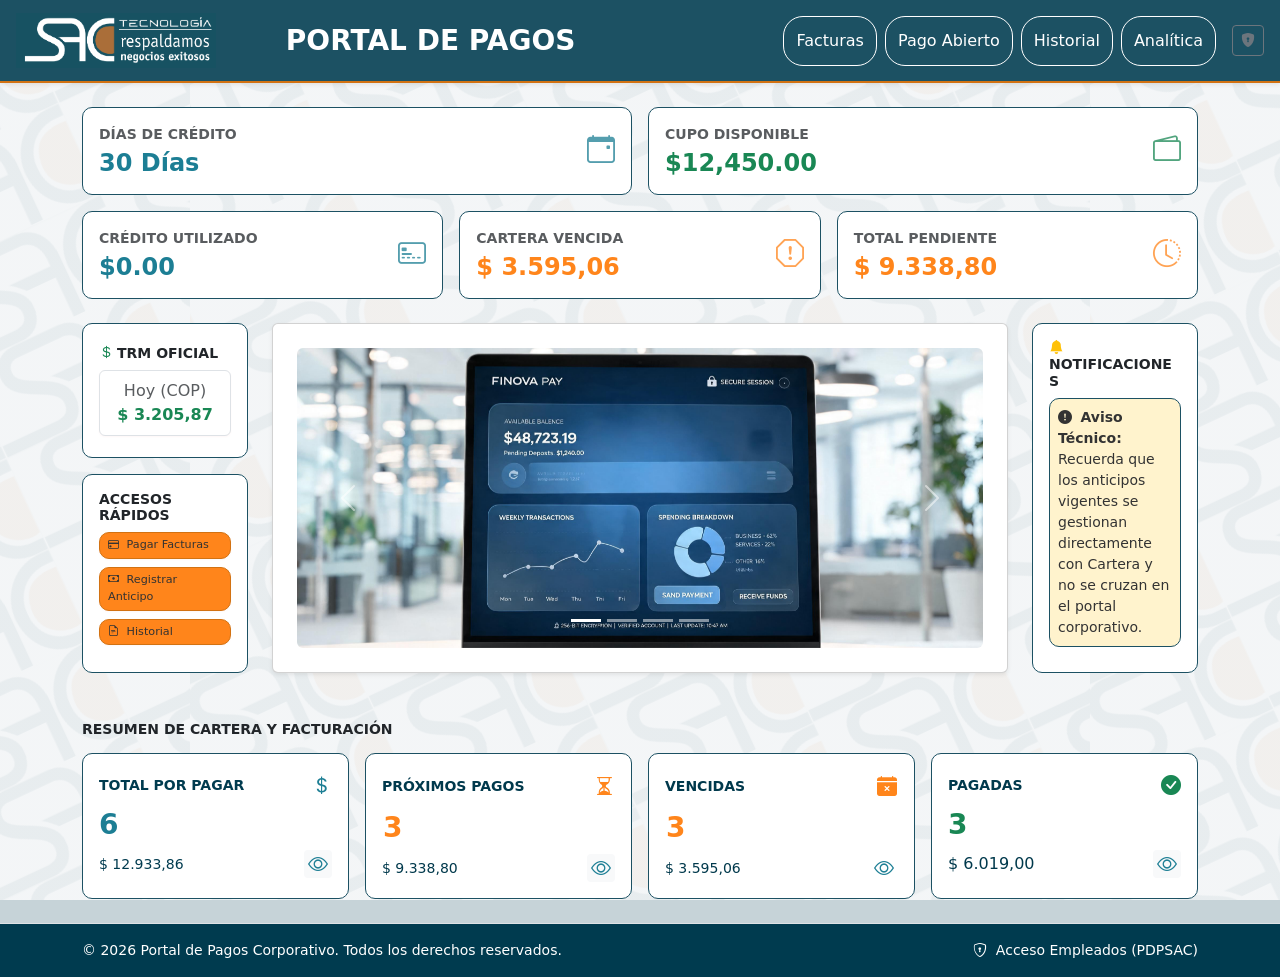
<file: index.html>
<!DOCTYPE html>
<html lang="es">
<head>
    <meta charset="UTF-8">
    <meta name="viewport" content="width=device-width, initial-scale=1.0">
    <title>PORTAL DE PAGOS 2 - INICIO</title>
    <link href="https://cdn.jsdelivr.net/npm/bootstrap@5.3.3/dist/css/bootstrap.min.css" rel="stylesheet">
    <link rel="stylesheet" href="https://cdn.jsdelivr.net/npm/bootstrap-icons@1.11.3/font/bootstrap-icons.min.css">
    <link rel="stylesheet" href="style.css">
</head>
<body> 
    
    
<!-- NAVBAR RESPONSIVE (Raíz) -->
<nav class="navbar navbar-expand-lg NAVBAR shadow-sm py-2"> 
  <div class="container-fluid px-3">
    <a class="navbar-brand d-flex align-items-center me-auto me-lg-0" href="index.html">
       <img src="multimedia/LOGO1.png" alt="Logo SAC" class="LOGO1">
    </a>

    <!-- Botón Hamburguesa Móvil -->
    <button class="navbar-toggler border-0" type="button" data-bs-toggle="collapse" data-bs-target="#navbarContenido" aria-controls="navbarContenido" aria-expanded="false" aria-label="Toggle navigation">
      <span class="navbar-toggler-icon"></span>
    </button>

    <!-- Título Central (PC) -->
    <div class="d-none d-lg-block flex-grow-1">
      <span class="navbar-text fs-3 fw-bold text-uppercase tracking-wider TITULOPAG">
        Portal de pagos
      </span>
    </div>

    <!-- Enlaces Desplegables -->
    <div class="collapse navbar-collapse justify-content-end" id="navbarContenido">
      <div class="d-flex flex-column flex-lg-row align-items-stretch align-items-lg-center gap-2 mt-3 mt-lg-0">
        <a href="vistas/facturas.html" class="btn BOTON2  w-lg-auto"><span>Facturas</span></a>
        <a href="vistas/pago-abierto.html" class="btn BOTON2  w-lg-auto"><span>Pago Abierto</span></a>
        <a href="vistas/historial.html" class="btn BOTON2  w-lg-auto"><span>Historial</span></a>
        <a href="vistas/analitica.html" class="btn BOTON2  w-lg-auto"><span>Analítica</span></a>
        
        <!-- Enlace a Consola Interna -->
        <a href="PDP2SAC\index.html" class="btn btn-sm btn-outline-secondary ms-0 ms-lg-2 mt-2 mt-lg-0 align-self-start align-self-lg-center" title="Acceso a Gestión Interna">
          <i class="bi bi-shield-lock-fill me-1 me-lg-0"></i>
          <span class="d-lg-none">Acceso Empleados</span>
        </a>
      </div>
    </div>

  </div>
</nav>

<div class="container mt-4">

<!-- Tarjetas de resumen principales -->
<div class="row g-3 mb-4">
    <div class="col-md-6">
        <div class="card CARD p-3 shadow-sm text-start bg-white position-relative">
            <div>
                <span class="small text-uppercase fw-bold text-muted d-block">Días de Crédito</span>
                <h4 class="fw-bold mt-1 mb-0" style="color: #1c7e94;">30 Días</h4>
            </div>
            <!-- Ícono alineado a la derecha -->
            <i class="bi bi-calendar-event position-absolute top-50 end-0 translate-middle-y me-3 fs-3 opacity-75" style="color: #1c7e94;"></i>
        </div>
    </div>

    <div class="col-md-6">
        <div class="card CARD p-3 shadow-sm text-start bg-white position-relative">
            <div>
                <span class="small text-uppercase fw-bold text-muted d-block">Cupo Disponible</span>
                <h4 class="fw-bold text-success mt-1 mb-0">$12,450.00</h4>
            </div>
            <!-- Ícono alineado a la derecha -->
            <i class="bi bi-wallet2 position-absolute top-50 end-0 translate-middle-y me-3 fs-3 text-success opacity-75"></i>
        </div>
    </div>

    <div class="col-md-4">
        <div class="card CARD p-3 shadow-sm text-start bg-white position-relative">
            <div>
                <span class="small text-uppercase fw-bold text-muted d-block">Crédito utilizado</span>
                <h4 id="000" class="fw-bold mt-1 mb-0" style="color: #1c7e94;">$0.00</h4>
            </div>
            <!-- Ícono alineado a la derecha -->
            <i class="bi bi-credit-card-2-front position-absolute top-50 end-0 translate-middle-y me-3 fs-3 opacity-75" style="color: #1c7e94;"></i>
        </div>
    </div>

    <div class="col-md-4">
        <div class="card CARD p-3 shadow-sm text-start bg-white position-relative">
            <div>
                <span class="small text-uppercase fw-bold text-muted d-block">Cartera Vencida</span>
                <h4 id="main-cartera-vencida" class="fw-bold mt-1 mb-0" style="color: #ff851b;">$0.00</h4>
            </div>
            <!-- Ícono alineado a la derecha -->
            <i class="bi bi-exclamation-octagon position-absolute top-50 end-0 translate-middle-y me-3 fs-3 opacity-75" style="color: #ff851b;"></i>
        </div>
    </div>

    <div class="col-md-4">
        <div class="card CARD p-3 shadow-sm text-start bg-white position-relative">
            <div>
                <span class="small text-uppercase fw-bold text-muted d-block">Total Pendiente</span>
                <h4 id="main-total-pendiente" class="fw-bold mt-1 mb-0" style="color: #ff851b;">$0.00</h4>
            </div>
            <!-- Ícono alineado a la derecha -->
            <i class="bi bi-clock-history position-absolute top-50 end-0 translate-middle-y me-3 fs-3 opacity-75" style="color: #ff851b;"></i>
        </div>
    </div>
</div>

    <!-- Zona de bienvenida y accesos -->
    <div class="row g-4 mb-5">
<div class="col-md-2">
    <div class="d-flex flex-column h-100 gap-3">
                <!-- Bloque 2: TRM Oficial -->
        <div class="card CARD p-3 shadow-sm bg-light flex-fill justify-content-center">
            <h6 class="fw-bold text-dark text-uppercase small mb-2">
                <i class="bi bi-currency-dollar me-1 text-success"></i>TRM Oficial
            </h6>
            <div class="p-2 bg-white rounded border text-center shadow-xs">
                <span class="d-block text-muted extra-small">Hoy (COP)</span>
                <span  class="fs-6 fw-bold text-success">$ 3.205,87</span>
            </div>
        </div>
        <!-- Bloque 1: Accesos Rápidos -->
        <div class="card CARD p-3 shadow-sm bg-light flex-fill">
            <h6 class="fw-bold text-dark text-uppercase small mb-2">Accesos rápidos</h6>
            <div class="d-grid gap-2">
                <a href="vistas/facturas.html" class="btn ARAPIDO btn-sm btn-white text-start shadow-xs">
                    <i class="bi bi-credit-card me-1"></i> Pagar Facturas
                </a>
                <a href="vistas/pago-abierto.html" class="btn ARAPIDO btn-sm btn-white text-start shadow-xs">
                    <i class="bi bi-cash me-1"></i> Registrar Anticipo
                </a>
                <a href="vistas/historial.html" class="btn ARAPIDO btn-sm btn-white text-start shadow-xs">
                    <i class="bi bi-file-earmark-text me-1"></i> Historial
                </a>
            </div>
        </div>
    </div>
</div>

<div class="col-md-8">
    <div class="card CARRUSEL p-4  shadow-sm">
        <!-- Carrusel de imágenes Bootstrap -->
        <div id="carruselPortal" class="carousel slide h-100" data-bs-ride="carousel">
            
            <!-- Indicadores (puntos inferiores) -->
            <div class="carousel-indicators">
                <button type="button" data-bs-target="#carruselPortal" data-bs-slide-to="0" class="active" aria-current="true" aria-label="Slide 1"></button>
                <button type="button" data-bs-target="#carruselPortal" data-bs-slide-to="1" aria-label="Slide 2"></button>
                <button type="button" data-bs-target="#carruselPortal" data-bs-slide-to="2" aria-label="Slide 3"></button>
                <button type="button" data-bs-target="#carruselPortal" data-bs-slide-to="3" aria-label="Slide 4"></button>
            </div>

            <!-- Diapositivas (Imágenes) -->
            <div class="carousel-inner h-100 rounded">
                <div class="carousel-item active h-100">
                    <img src="multimedia/pdp4.png" class="d-block object-fit-cover" alt="Banner Bienvenido a tu Portal de Pagos corporativo">
                </div>
                <div class="carousel-item h-100">
                    <img src="multimedia/pdp5.png" class="d-block object-fit-cover" alt="Segunda imagen del portal">
                </div>
                <div class="carousel-item h-100">
                    <img src="multimedia/pdp6.png" class="d-block object-fit-cover" alt="Tercera imagen del portal">
                </div>
                <div class="carousel-item h-100">
                    <img src="multimedia/pdp7.png" class="d-block object-fit-cover" alt="Tercera imagen del portal">
                </div>
            </div>

            <!-- Botones de navegación (Anterior / Siguiente) -->
            <button class="carousel-control-prev" type="button" data-bs-target="#carruselPortal" data-bs-slide="prev">
                <span class="carousel-control-prev-icon" aria-hidden="true"></span>
                <span class="visually-hidden">Anterior</span>
            </button>
            <button class="carousel-control-next" type="button" data-bs-target="#carruselPortal" data-bs-slide="next">
                <span class="carousel-control-next-icon" aria-hidden="true"></span>
                <span class="visually-hidden">Siguiente</span>
            </button>

        </div>
    </div>
</div>

<div class="col-md-2">
    <div class="d-flex flex-column h-100 gap-3">
        
        <!-- Bloque 1: Notificaciones -->
        <div class="card CARD p-3 shadow-sm bg-light flex-fill">
            <h6 class="fw-bold text-dark text-uppercase small mb-2">
                <i class="bi bi-bell-fill me-1 text-warning"></i>Notificaciones
            </h6>
            <div class="alert ALERT alert-warning p-2 small m-0">
                <i class="bi bi-exclamation-circle-fill me-1"></i>
                <strong>Aviso Técnico:</strong> Recuerda que los anticipos vigentes se gestionan directamente con Cartera y no se cruzan en el portal corporativo.
            </div>
        </div>
    </div>
</div>
    </div>

    <!-- Resumen inferior -->
    <h5 class="fw-bold text-dark mb-3 text-uppercase small">Resumen de Cartera y Facturación</h5>
<div class="row g-3 mb-4">
    <!-- Total por Pagar (Carga todas las abiertas) -->
    <div class="col-md-3">
        <div class="card CARD p-3 shadow-sm bg-white border-start border-warning border-4 h-100" style="color: #003B4F;">
            <div class="d-flex justify-content-between align-items-center mb-1">
                <span class="small text-uppercase fw-bold">Total por pagar</span>
                <i class="bi bi-currency-dollar fs-5" style="color: #1c7e94;"></i>
            </div>
            <h3 id="resumen-cant-porpagar" class="fw-bold mt-1 mb-0" style="color: #1c7e94;">0</h3>
            <div class="d-flex justify-content-between align-items-center mt-2">
                <span id="resumen-suma-porpagar" class="small">$0.00</span>
                <a href="vistas/facturas.html?estado=todas" class="btn btn-sm btn-light p-1 lh-1 border-0" title="Ver todas las facturas por pagar" style="color: #1c7e94;">
                    <i class="bi bi-eye fs-5"></i>
                </a>
            </div>
        </div>
    </div>

    <!-- Próximos Pagos -->
    <div class="col-md-3">
        <div class="card CARD p-3 shadow-sm bg-white border-start border-info border-4 h-100" style="color: #00394c;">
            <div class="d-flex justify-content-between align-items-center mb-1">
                <span class="small text-uppercase fw-bold">Próximos pagos</span>
                <i class="bi bi-hourglass-split CARD4 fs-5"></i>
            </div>
            <h3 id="resumen-cant-pendientes" class="fw-bold CARD4 mt-1 mb-0">0</h3>
            <div class="d-flex justify-content-between align-items-center mt-2">
                <span id="resumen-suma-pendientes" class="small">$0.00</span>
                <a href="vistas/facturas.html?estado=pendientes" class="btn btn-sm btn-light p-1 lh-1 border-0" title="Ver Próximos pagos" style="color: #1c7e94;">
                    <i class="bi bi-eye fs-5"></i>
                </a>
            </div>
        </div>
    </div>

    <!-- Vencidas -->
    <div class="col-md-3">
        <div class="card CARD p-3 shadow-sm bg-white border-start border-danger border-4 h-100" style="color: #00394c;">
            <div class="d-flex justify-content-between align-items-center mb-1">
                <span class="small text-uppercase fw-bold">Vencidas</span>
                <i class="bi bi-calendar-x-fill CARD4 fs-5"></i>
            </div>
            <h3 id="resumen-cant-vencidas" class="fw-bold CARD4 mt-1 mb-0">0</h3>
            <div class="d-flex justify-content-between align-items-center mt-2">
                <span id="resumen-suma-vencidas" class="small">$0.00</span>
                <a href="vistas/facturas.html?estado=vencidas" class="btn btn-sm btn-ligh p-1 lh-1 border-0" title="Ver Facturas vencidas" style="color: #1c7e94;">
                    <i class="bi bi-eye fs-5"></i>
                </a>
            </div>
        </div>
    </div>

    <!-- Pagadas -->
    <div class="col-md-3">
        <div class="card CARD p-3 shadow-sm bg-white border-start border-success border-4 h-100" style="color: #00394c;">
            <div class="d-flex justify-content-between align-items-center mb-1">
                <span class="small text-uppercase fw-bold">Pagadas</span>
                <i class="bi bi-check-circle-fill text-success fs-5"></i>
            </div>
            <h3 id="resumen-cant-pagadas" class="fw-bold text-success mt-1 mb-0">0</h3>
            <div class="d-flex justify-content-between align-items-center mt-2">
                <span id="resumen-suma-pagadas" class="mall">$0.00</span>
                <a href="vistas/historial.html?estado=pagadas" class="btn btn-sm btn-light p-1 lh-1 border-0" title="Ver Historial de pagadas" style="color: #1c7e94;">
                    <i class="bi bi-eye fs-5"></i>
                </a>
            </div>
        </div>
    </div>
</div>
</div>


<script src="https://cdn.jsdelivr.net/npm/bootstrap@5.3.3/dist/js/bootstrap.bundle.min.js"></script>
<script src="vistas/data.js"></script>

<script>
    document.addEventListener("DOMContentLoaded", function() {
        if (typeof obtenerEstadisticas !== 'function') {
            console.error("ERROR CRÍTICO: No se pudo cargar 'vistas/data.js'.");
            return; 
        }

        try {
            const stats = obtenerEstadisticas();

            document.getElementById("main-total-pendiente").innerText = formatearCOP(stats.totalPendiente);
            document.getElementById("main-cartera-vencida").innerText = formatearCOP(stats.carteraVencida);

            document.getElementById("resumen-cant-porpagar").innerText = stats.porPagar.cant;
            document.getElementById("resumen-suma-porpagar").innerText = formatearCOP(stats.porPagar.suma);

            document.getElementById("resumen-cant-pendientes").innerText = stats.pendientes.cant;
            document.getElementById("resumen-suma-pendientes").innerText = formatearCOP(stats.pendientes.suma);

            document.getElementById("resumen-cant-vencidas").innerText = stats.vencidas.cant;
            document.getElementById("resumen-suma-vencidas").innerText = formatearCOP(stats.vencidas.suma);

            document.getElementById("resumen-cant-pagadas").innerText = stats.pagadas.cant;
            document.getElementById("resumen-suma-pagadas").innerText = formatearCOP(stats.pagadas.suma);
        } catch (error) {
            console.error("Error al renderizar los datos:", error);
        }
    });
</script>


    <!-- PIE DE PÁGINA / FOOTER CON ACCESO INTERNO SECUNDARIO -->
<footer class="border-top py-3 text-center small">
    <div class="container d-flex justify-content-between align-items-center">
        <span>© 2026 Portal de Pagos Corporativo. Todos los derechos reservados.</span>
        <a href="PDPSAC/index.html" class="text-decoration-none">
            <i class="bi bi-shield-lock me-1"></i> Acceso Empleados (PDPSAC)
        </a>
    </div>
</footer>
</body>
</html>
</file>
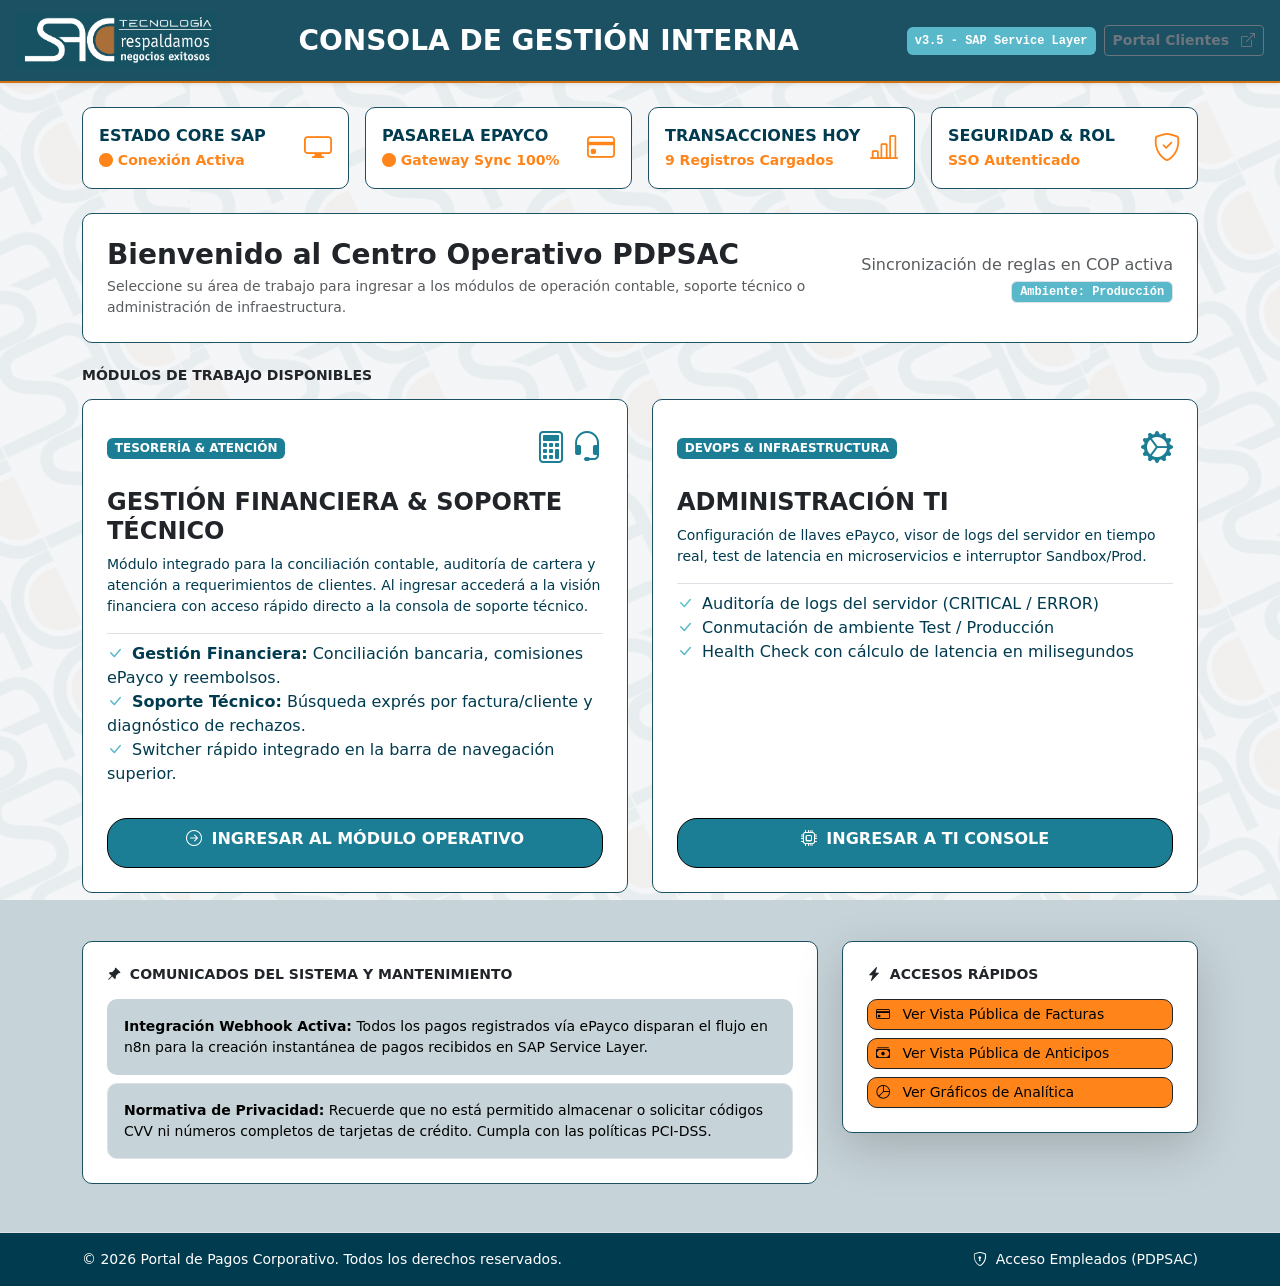
<file: PDP2SAC/index.html>
<!DOCTYPE html>
<html lang="es">
<head>
    <meta charset="UTF-8">
    <meta name="viewport" content="width=device-width, initial-scale=1.0">
    <title>SAC - CONSOLA DE ACCESO INTERNO (PDPSAC)</title>
    <link href="https://cdn.jsdelivr.net/npm/bootstrap@5.3.3/dist/css/bootstrap.min.css" rel="stylesheet">
    <link rel="stylesheet" href="https://cdn.jsdelivr.net/npm/bootstrap-icons@1.11.3/font/bootstrap-icons.min.css">
    <link rel="stylesheet" href="../style.css">
</head>
<body>



<!-- NAVBAR RESPONSIVE (PDPSAC/index.html) -->
<nav class="navbar navbar-expand-lg NAVBAR shadow-sm py-2"> 
  <div class="container-fluid px-3">
    
    <!-- Logo -->
    <a class="navbar-brand d-flex align-items-center me-auto me-lg-0" href="index.html">
       <img src="../multimedia/LOGO1.png" alt="Logo SAC" class="LOGO1">
    </a>

    <!-- Botón Hamburguesa Móvil -->
    <button class="navbar-toggler border-0" type="button" data-bs-toggle="collapse" data-bs-target="#navbarContenido" aria-controls="navbarContenido" aria-expanded="false" aria-label="Toggle navigation">
      <span class="navbar-toggler-icon"></span>
    </button>

    <!-- Título Central (PC) -->
    <div class="d-none d-lg-block text-center flex-grow-1">
      <span class="navbar-text fs-3 fw-bold text-uppercase tracking-wider TITULOPAG">
        Consola de Gestión Interna
      </span>
    </div>

    <!-- Enlaces Desplegables -->
    <div class="collapse navbar-collapse justify-content-end" id="navbarContenido">
      <div class="d-flex flex-column flex-lg-row align-items-stretch align-items-lg-center gap-2 mt-3 mt-lg-0">
        <span class="badge font-monospace p-2 text-center" style="background-color: #59b8ca;">v3.5 - SAP Service Layer</span>
        <a href="../index.html" class="btn btn-sm btn-outline-secondary fw-bold w-100 w-lg-auto">
            Portal Clientes <i class="bi bi-box-arrow-up-right ms-1"></i>
        </a>
      </div>
    </div>

  </div>
</nav>



<div class="container mt-4 mb-5">

    
    <!-- BARRA SUPERIOR DE ESTADO EN TIEMPO REAL -->
    <div class="row g-3 mb-4">
        <div class="col-md-3">
            <div class="card CARD p-3 shadow-lg border-0 bg-white border-start border-success border-4 d-flex flex-row align-items-center justify-content-between">
                <div>
                    <span class="font-xs text-uppercase fw-bold d-block">Estado Core SAP</span>
                    <strong class="small" style="color: #ff851b;"><i class="bi bi-circle-fill font-xs"></i> Conexión Activa</strong>
                </div>
                <div class="fs-3"><i class="bi bi-display" style="color: #ff851b;"></i></div>
            </div>
        </div>
        <div class="col-md-3">
            <div class="card CARD p-3 shadow-lg border-0 bg-white border-start border-info border-4 d-flex flex-row align-items-center justify-content-between">
                <div>
                    <span class="font-xs text-uppercase fw-bold d-block">Pasarela ePayco</span>
                    <strong class="small" style="color: #ff851b;"><i class="bi bi-circle-fill font-xs" ></i> Gateway Sync 100%</strong>
                </div>
                <div class="fs-3" style="color: #ff851b;"><i class="bi bi-credit-card"></i></div>
            </div>
        </div>
        <div class="col-md-3">
            <div class="card CARD p-3 shadow-lg border-0 bg-white border-start border-warning border-4 d-flex flex-row align-items-center justify-content-between">
                <div>
                    <span class="font-xs text-uppercase fw-bold d-block">Transacciones Hoy</span>
                    <strong class="small" style="color: #ff851b;" id="cnt-transacciones-hoy">0 Registros</strong>
                </div>
                <div class="fs-3" style="color: #ff851b;"><i class="bi bi-bar-chart-line"></i></div>
            </div>
        </div>
        <div class="col-md-3">
            <div class="card CARD p-3 shadow-lg border-0 bg-white border-start border-primary border-4 d-flex flex-row align-items-center justify-content-between">
                <div>
                    <span class="font-xs text-uppercase fw-bold d-block">Seguridad & Rol</span>
                    <strong class="small" style="color: #ff851b;">SSO Autenticado</strong>
                </div>
                <div class="fs-3" style="color: #ff851b;"><i class="bi bi-shield-check"></i></div>
            </div>
        </div>
    </div>


    <!-- BIENVENIDA PRINCIPAL -->
    <div class="card CARD p-4 shadow-lg border-0 bg-white mb-4">
        <div class="row align-items-center">
            <div class="col-md-8">
                <h3 class="fw-bold text-dark m-0">Bienvenido al Centro Operativo PDPSAC</h3>
                <p class="text-muted small m-0 mt-1">
                    Seleccione su área de trabajo para ingresar a los módulos de operación contable, soporte técnico o administración de infraestructura.
                </p>
            </div>
            <div class="col-md-4 text-end">
                <span class="text-muted font-xs d-block">Sincronización de reglas en COP activa</span>
                <span class="badge text-ligth border font-monospace mt-1" style="background-color: #59b8ca;">Ambiente: Producción</span>
            </div>
        </div>
    </div>

    <!-- SELECCIÓN DE ROLES / MÓDULOS DEL SISTEMA (2 MÓDULOS) -->
    <h5 class="fw-bold text-dark mb-3 text-uppercase small">Módulos de Trabajo Disponibles</h5>
    
    <div class="row g-4 mb-5">
        <!-- 1. MÓDULO UNIFICADO: GESTIÓN FINANCIERA & SOPORTE TÉCNICO -->
        <div class="col-md-6">
            <div class="card CARD p-4 shadow-lg border-0 bg-white h-100 border-top border-primary border-4 d-flex flex-column justify-content-between">
                <div>
                    <div class="d-flex justify-content-between align-items-center mb-3">
                        <span class="badge fw-bold text-uppercase" style="color: #ffffff; background-color: #1c7e94;">Tesorería & Atención</span>
                        <div class="fs-2 text-primary">
                            <i class="bi bi-calculator me-1" style="color: #1c7e94;"></i><i class="bi bi-headset" style="color: #1c7e94;"></i>
                        </div>
                    </div>
                    <h4 class="fw-bold text-dark text-uppercase">Gestión Financiera & Soporte Técnico</h4>
                    <p class="small">
                        Módulo integrado para la conciliación contable, auditoría de cartera y atención a requerimientos de clientes. Al ingresar accederá a la visión financiera con acceso rápido directo a la consola de soporte técnico.
                    </p>
                    <ul class="list-unstyled font-xs border-top pt-2 mt-3">
                        <li><i class="bi bi-check-lg me-1 fw-bold" style="color: #59b8ca ;"></i> <strong>Gestión Financiera:</strong> Conciliación bancaria, comisiones ePayco y reembolsos.</li>
                        <li><i class="bi bi-check-lg me-1 fw-bold" style="color: #59b8ca ;"></i> <strong>Soporte Técnico:</strong> Búsqueda exprés por factura/cliente y diagnóstico de rechazos.</li>
                        <li><i class="bi bi-check-lg me-1 fw-bold" style="color: #59b8ca ;"></i> Switcher rápido integrado en la barra de navegación superior.</li>
                    </ul>
                </div>
                <div class="mt-3">
                    <a href="financiero.html" class="btn BOTON6 w-100 py-2 fw-bold text-uppercase">
                        <i class="bi bi-arrow-right-circle me-1"></i> Ingresar al Módulo Operativo
                    </a>
                </div>
            </div>
        </div>

        <!-- 2. MÓDULO INDEPENDIENTE: ADMINISTRACIÓN TI -->
        <div class="col-md-6">
            <div class="card CARD p-4 shadow-lg border-0 bg-white h-100 border-top border-warning border-4 d-flex flex-column justify-content-between">
                <div>
                    <div class="d-flex justify-content-between align-items-center mb-3">
                        <span class="badge fw-bold text-uppercase" style="color: #ffffff; background-color: #1c7e94;">DevOps & Infraestructura</span>
                        <div class="fs-2 text-primary"><i class="bi bi-gear-wide-connected" style="color: #1c7e94;"></i></div>
                    </div>
                    <h4 class="fw-bold text-dark text-uppercase">Administración TI</h4>
                    <p class="small">
                        Configuración de llaves ePayco, visor de logs del servidor en tiempo real, test de latencia en microservicios e interruptor Sandbox/Prod.
                    </p>
                    <ul class="list-unstyled font-xs border-top pt-2 mt-3">
                        <li><i class="bi bi-check-lg me-1 fw-bold" style="color: #59c2ca ;"></i> Auditoría de logs del servidor (CRITICAL / ERROR)</li>
                        <li><i class="bi bi-check-lg me-1 fw-bold" style="color: #59b8ca ;"></i> Conmutación de ambiente Test / Producción</li>
                        <li><i class="bi bi-check-lg me-1 fw-bold" style="color: #59b8ca ;"></i> Health Check con cálculo de latencia en milisegundos</li>
                    </ul>
                </div>
                <div class="mt-3">
                    <a href="admin.html" class="btn BOTON6 w-100 py-2 fw-bold text-uppercase">
                        <i class="bi bi-cpu me-1"></i> Ingresar a TI Console
                    </a>
                </div>
            </div>
        </div>
    </div>

    <!-- SECCIÓN INFERIOR -->
    <div class="row g-4">
        <div class="col-md-8">
            <div class="card CARD p-4 shadow-lg border-0 bg-white">
                <h6 class="fw-bold text-dark text-uppercase small mb-3">
                    <i class="bi bi-pin-angle-fill me-1"></i> Comunicados del Sistema y Mantenimiento
                </h6>
                <div class="alert ALERTINFO2 p-3 mb-2 small">
                    <strong>Integración Webhook Activa:</strong> Todos los pagos registrados vía ePayco disparan el flujo en n8n para la creación instantánea de pagos recibidos en SAP Service Layer.
                </div>
                <div class="alert ALERTINFO2 alert-light border p-3 m-0 small">
                    <strong>Normativa de Privacidad:</strong> Recuerde que no está permitido almacenar o solicitar códigos CVV ni números completos de tarjetas de crédito. Cumpla con las políticas PCI-DSS.
                </div>
            </div>
        </div>

        <div class="col-md-4">
            <div class="card ALERT p-4 shadow-lg bg-white">
                <h6 class="fw-bold text-dark text-uppercase small mb-3">
                    <i class="bi bi-lightning-charge-fill me-1"></i> Accesos Rápidos
                </h6>
                <div class="d-grid gap-2">
                    <a href="../vistas/facturas.html" class="btn ALERTINFO btn-sm btn-outline-dark text-start shadow-xs">
                        <i class="bi bi-credit-card me-2"></i> Ver Vista Pública de Facturas
                    </a>
                    <a href="../vistas/pago-abierto.html" class="btn ALERTINFO btn-sm btn-outline-dark text-start shadow-xs">
                        <i class="bi bi-cash-stack me-2"></i> Ver Vista Pública de Anticipos
                    </a>
                    <a href="../vistas/analitica.html" class="btn ALERTINFO btn-sm btn-outline-dark text-start shadow-xs">
                        <i class="bi bi-pie-chart me-2"></i> Ver Gráficos de Analítica
                    </a>
                </div>
            </div>
        </div>
    </div>

</div>

<script src="https://cdn.jsdelivr.net/npm/bootstrap@5.3.3/dist/js/bootstrap.bundle.min.js"></script>
<script src="../vistas/data.js"></script>
<script>
    document.addEventListener("DOMContentLoaded", function() {
        if(typeof FACTURAS_DB !== 'undefined') {
            document.getElementById("cnt-transacciones-hoy").innerText = `${FACTURAS_DB.length} Registros Cargados`;
        }
    });
</script>

<!-- PIE DE PÁGINA / FOOTER CON ACCESO INTERNO SECUNDARIO -->
<footer class="border-top py-3 text-center small">
    <div class="container d-flex justify-content-between align-items-center">
        <span>© 2026 Portal de Pagos Corporativo. Todos los derechos reservados.</span>
        <a href="index.html" class="text-decoration-none">
            <i class="bi bi-shield-lock me-1"></i> Acceso Empleados (PDPSAC)
        </a>
    </div>
</footer>
</body>
</html>
</file>
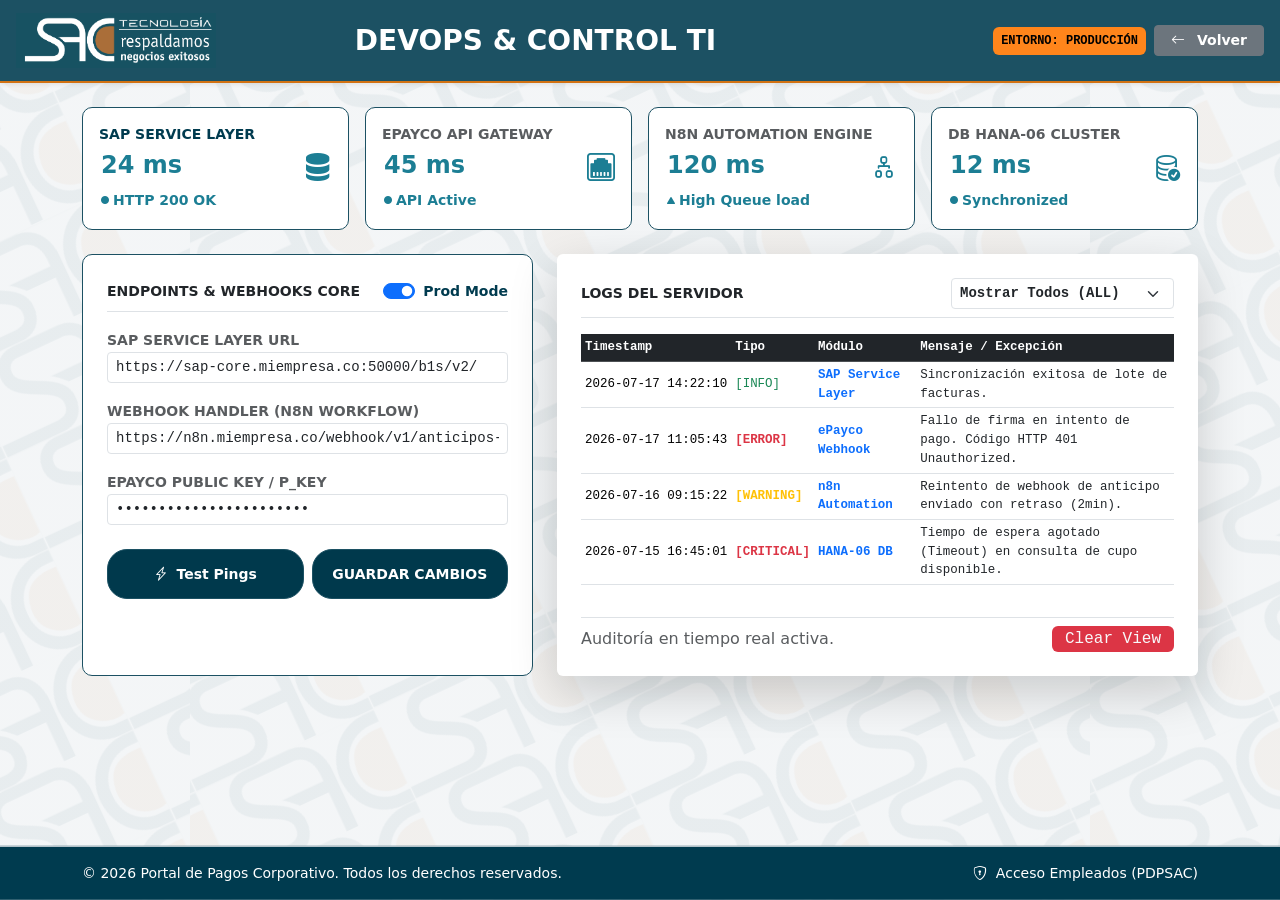
<file: PDP2SAC/admin.html>
<!DOCTYPE html>
<html lang="es">
<head>
    <meta charset="UTF-8">
    <meta name="viewport" content="width=device-width, initial-scale=1.0">
    <title>PDPSAC - CONSOLA DE ADMINISTRACIÓN TI & DEVOPS</title>
    <link href="https://cdn.jsdelivr.net/npm/bootstrap@5.3.3/dist/css/bootstrap.min.css" rel="stylesheet">
    <link rel="stylesheet" href="https://cdn.jsdelivr.net/npm/bootstrap-icons@1.11.3/font/bootstrap-icons.min.css">
    <link rel="stylesheet" href="../style.css">
</head>



<!-- NAVBAR RESPONSIVE CON INDICADOR DE ENTORNO (PDPSAC/admin.html) -->
<nav class="navbar navbar-expand-lg NAVBAR shadow-sm py-2"> 
  <div class="container-fluid px-3">
    
    <!-- Logo -->
    <a class="navbar-brand d-flex align-items-center me-auto me-lg-0" href="index.html">
       <img src="../multimedia/LOGO1.png" alt="Logo SAC" class="LOGO1">
    </a>

    <!-- Botón Hamburguesa Móvil -->
    <button class="navbar-toggler border-0" type="button" data-bs-toggle="collapse" data-bs-target="#navbarContenido" aria-controls="navbarContenido" aria-expanded="false" aria-label="Toggle navigation">
      <span class="navbar-toggler-icon"></span>
    </button>

    <!-- Título Central (PC) -->
    <div class="d-none d-lg-block text-center flex-grow-1">
      <span class="navbar-text fs-3 fw-bold text-uppercase tracking-wider TITULOPAG">
        DevOps & Control TI
      </span>
    </div>

    <!-- Enlaces y Badge de Entorno Desplegables -->
    <div class="collapse navbar-collapse justify-content-end" id="navbarContenido">
      <div class="d-flex flex-column flex-lg-row align-items-stretch align-items-lg-center gap-2 mt-3 mt-lg-0">
        
        <!-- Badge de Entorno recuperado -->
        <span class="badge  d-flex align-items-center justify-content-center px-2 py-2 font-monospace" style="background-color: #ff851b; color: #000000;" id="env-badge">
          ENTORNO: PRODUCCIÓN
        </span>

        <!-- Botón Volver -->
        <a href="index.html" class="btn btn-secondary btn-sm fw-bold w-100 w-lg-auto px-3">
          <i class="bi bi-arrow-left me-1"></i> Volver
        </a>

      </div>
    </div>

  </div>
</nav>



<div class="container mt-4 mb-5">

    <!-- INFRAESTRUCTURA   |   Estados simulados de sincrponizaciones con cada aspecto de conecxion -->
    <!-- INFRAESTRUCTURA | Estados simulados de sincronización -->
<div class="row g-3 mb-4">
    <!-- SAP Service Layer -->
    <div class="col-md-3">
        <div class="card CARD p-3 shadow-sm border-0 text-start bg-white border-start h-100 position-relative">
            <div>
                <span class="small text-uppercase fw-bold d-block">SAP Service Layer</span>
                <h4 class="fw-bold CARD5 mt-1 mb-1" id="ping-sap">24 ms</h4>
                <small class="CARD5 fw-bold d-inline-flex align-items-center gap-1 font-xs">
                    <i class="bi bi-circle-fill" style="font-size: 0.5rem;"></i> HTTP 200 OK
                </small>
            </div>
            <!-- Ícono de Servidor / ERP -->
            <i class="bi bi-server position-absolute top-50 end-0 translate-middle-y me-3 fs-3" style="color: #1c7e94;"></i>
        </div>
    </div>

    <!-- ePayco API Gateway -->
    <div class="col-md-3">
        <div class="card CARD p-3 shadow-sm border-0 text-start bg-white border-start border-success border-4 h-100 position-relative">
            <div>
                <span class="text-muted small text-uppercase fw-bold d-block">ePayco API Gateway</span>
                <h4 class="fw-bold CARD5 mt-1 mb-1" id="ping-epayco">45 ms</h4>
                <small class="CARD5 fw-bold d-inline-flex align-items-center gap-1 font-xs">
                    <i class="bi bi-circle-fill" style="font-size: 0.5rem;"></i> API Active
                </small>
            </div>
            <!-- Ícono de Pasarela / Red API -->
            <i class="bi bi-ethernet position-absolute top-50 end-0 translate-middle-y me-3 fs-3" style="color: #1c7e94;"></i>
        </div>
    </div>

    <!-- n8n Automation Engine -->
    <div class="col-md-3">
        <div class="card CARD p-3 shadow-sm border-0 text-start bg-white border-start border-warning border-4 h-100 position-relative">
            <div>
                <span class="text-muted small text-uppercase fw-bold d-block">n8n Automation Engine</span>
                <h4 class="fw-bold CARD5 mt-1 mb-1" id="ping-n8n">120 ms</h4>
                <small class="CARD5 fw-bold text-warning d-inline-flex align-items-center gap-1 font-xs">
                    <i class="bi bi-triangle-fill" style="font-size: 0.5rem;"></i> High Queue load
                </small>
            </div>
            <!-- Ícono de Flujo / Automatización -->
            <i class="bi bi-diagram-2 position-absolute top-50 end-0 translate-middle-y me-3 fs-3" style="color: #1c7e94;"></i>
        </div>
    </div>

    <!-- DB HANA-06 Cluster -->
    <div class="col-md-3">
        <div class="card CARD p-3 shadow-sm border-0 text-start bg-white border-start border-success border-4 h-100 position-relative">
            <div>
                <span class="text-muted small text-uppercase fw-bold d-block">DB HANA-06 Cluster</span>
                <h4 class="fw-bold CARD5 mt-1 mb-1">12 ms</h4>
                <small class="CARD5 fw-bold text-success d-inline-flex align-items-center gap-1 font-xs">
                    <i class="bi bi-circle-fill" style="font-size: 0.5rem;"></i> Synchronized
                </small>
            </div>
            <!-- Ícono de Base de Datos -->
            <i class="bi bi-database-check position-absolute top-50 end-0 translate-middle-y me-3 fs-3" style="color: #1c7e94;"></i>
        </div>
    </div>
</div>

    <!-- CONFIGURACIÓN Y LOGS -->
    <div class="row g-4 mb-4">
        
        <!-- FORMULARIO  |   Cambia automáticamente las URLs endpoints a servidores de prueba -->
        <div class="col-md-5">
            <div class="card CARD p-4 shadow-sm border-0 bg-white h-100">
                <div class="d-flex justify-content-between align-items-center mb-3 border-bottom pb-2">
                    <h5 class="fw-bold text-dark text-uppercase small m-0">Endpoints & Webhooks Core</h5>
                    <div class="form-check form-switch m-0">
                        <input class="form-check-input" type="checkbox" id="switch-env" checked onchange="toggleEntorno()">
                        <label class="form-check-label small fw-bold" for="switch-env">Prod Mode</label>
                    </div>
                </div>

                <form onsubmit="guardarParametrosTI(event)">
                    <div class="mb-3">
                        <label class="small text-muted fw-bold text-uppercase">SAP Service Layer URL</label>
                        <input type="url" id="api-sap" class="form-control form-control-sm font-monospace" value="https://sap-core.miempresa.co:50000/b1s/v2/" required>
                    </div>
                    <div class="mb-3">
                        <label class="small text-muted fw-bold text-uppercase">Webhook Handler (n8n Workflow)</label>
                        <input type="url" id="api-n8n" class="form-control form-control-sm font-monospace" value="https://n8n.miempresa.co/webhook/v1/anticipos-sap" required>
                    </div>
                    <div class="mb-3">
                        <label class="small text-muted fw-bold text-uppercase">ePayco Public Key / P_KEY</label>
                        <input type="password" id="api-epayco" class="form-control form-control-sm font-monospace" value="epayco_pub_key_99a812b7" required>
                    </div>

                    <div class="d-flex gap-2 mt-4">
                        <button type="button" class="btn BOTON111 btn-outline-secondary btn-sm w-50 fw-bold" onclick="ejecutarTestConexiones()">
                            <i class="bi bi-lightning-charge me-1"></i> Test Pings
                        </button>
                        <button type="submit" class="btn BOTON111 btn-sm w-50 fw-bold text-uppercase">
                            Guardar Cambios
                        </button>
                    </div>
                </form>
            </div>
        </div>

        <!-- LOGS  |   Muestra info de acciones en el estado servidor -->
        <div class="col-md-7">
            <div class="card p-4 shadow-lg border-0 bg-white h-100">
                <div class="d-flex justify-content-between align-items-center mb-3 border-bottom pb-2">
                    <h5 class="fw-bold text-dark text-uppercase small m-0">Logs del Servidor</h5>
                    
                    <select id="filtro-logs" class="form-select form-select-sm w-auto font-monospace fw-bold" onchange="renderizarLogsTI()">
                        <option value="ALL">Mostrar Todos (ALL)</option>
                        <option value="CRITICAL">Solo CRITICAL / ERROR</option>
                        <option value="WARNING">Solo WARNING</option>
                        <option value="INFO">Solo INFO</option>
                    </select>
                </div>

                <div class="table-responsive" style="max-height: 280px; overflow-y: auto;">
                    <table class="table table-sm table-hover font-monospace align-middle" style="font-size: 0.78rem;">
                        <thead class="table-dark" style="position: sticky; top: 0;">
                            <tr>
                                <th>Timestamp</th>
                                <th>Tipo</th>
                                <th>Módulo</th>
                                <th>Mensaje / Excepción</th>
                            </tr>
                        </thead>
                        <tbody id="tabla-logs-body"></tbody>
                    </table>
                </div>

                <div class="d-flex justify-content-between align-items-center mt-3 pt-2 border-top">
                    <span class="text-muted font-xs">Auditoría en tiempo real activa.</span>
                    <button class="btn btn-xs btn-outline-ligth bg-danger text-light font-monospace py-0" onclick="limpiarLogsDev()">Clear View</button>
                </div>
            </div>
        </div>

    </div>

</div>

<script src="https://cdn.jsdelivr.net/npm/bootstrap@5.3.3/dist/js/bootstrap.bundle.min.js"></script>
<script src="../vistas/data.js"></script>
<script>
    document.addEventListener("DOMContentLoaded", function() {
        renderizarLogsTI();
    });

    function renderizarLogsTI() {
        const tbody = document.getElementById("tabla-logs-body");
        const filtro = document.getElementById("filtro-logs").value;
        tbody.innerHTML = "";

        const logsBase = typeof LOGS_SISTEMA_DB !== 'undefined' ? LOGS_SISTEMA_DB : [
            { fecha: "2026-07-21 08:30:00", tipo: "INFO", componente: "System", mensaje: "Consola iniciada sin datos externos." }
        ];

        let logsFiltrados = logsBase;

        if (filtro === "CRITICAL") {
            logsFiltrados = logsBase.filter(l => l.tipo === 'CRITICAL' || l.tipo === 'ERROR');
        } else if (filtro !== "ALL") {
            logsFiltrados = logsBase.filter(l => l.tipo === filtro);
        }

        if(logsFiltrados.length === 0) {
            tbody.innerHTML = `<tr><td colspan="4" class="text-center py-3 text-muted">No existen eventos para la severidad: ${filtro}</td></tr>`;
            return;
        }

        logsFiltrados.forEach(l => {
            let color = 'text-success';
            if (l.tipo === 'CRITICAL' || l.tipo === 'ERROR') color = 'text-danger fw-bold';
            if (l.tipo === 'WARNING') color = 'text-warning fw-bold';

            tbody.innerHTML += `
                <tr>
                    <td class="" style="white-space: nowrap;">${l.fecha}</td>
                    <td class="${color}">[${l.tipo}]</td>
                    <td class="text-primary fw-bold">${l.componente}</td>
                    <td class="text-dark">${l.mensaje}</td>
                </tr>
            `;
        });
    }

    function toggleEntorno() {
        const switchEnv = document.getElementById("switch-env");
        const badge = document.getElementById("env-badge");
        const apiSap = document.getElementById("api-sap");

        if(switchEnv.checked) {
            badge.innerText = "ENTORNO: PRODUCCIÓN";
            badge.className = "badge bg-danger d-flex align-items-center px-2 font-monospace";
            apiSap.value = "https://sap-core.miempresa.co:50000/b1s/v2/";
        } else {
            badge.innerText = "ENTORNO: SANDBOX (TEST)";
            badge.className = "badge bg-warning text-dark d-flex align-items-center px-2 font-monospace";
            apiSap.value = "https://sap-sandbox.miempresa.co:50000/b1s/v2/";
        }
    }

    function ejecutarTestConexiones() {
        const pingSap = document.getElementById("ping-sap");
        const pingEpayco = document.getElementById("ping-epayco");
        const pingN8n = document.getElementById("ping-n8n");

        pingSap.innerText = "...";
        pingEpayco.innerText = "...";
        pingN8n.innerText = "...";

        setTimeout(() => {
            pingSap.innerText = `${Math.floor(Math.random() * 20) + 15} ms`;
            pingEpayco.innerText = `${Math.floor(Math.random() * 30) + 35} ms`;
            pingN8n.innerText = `${Math.floor(Math.random() * 50) + 80} ms`;
            alert("Health Check completado: Todos los microservicios responden correctamente.");
        }, 800);
    }

    function guardarParametrosTI(e) {
        e.preventDefault();
        alert("Parámetros re-encriptados. Servidor actualizado con éxito.");
    }

    function limpiarLogsDev() {
        document.getElementById("tabla-logs-body").innerHTML = `<tr><td colspan="4" class="text-center py-2 text-muted">Consola limpiada. Esperando nuevos eventos...</td></tr>`;
    }
</script>

    <!-- PIE DE PÁGINA / FOOTER CON ACCESO INTERNO SECUNDARIO -->
<footer class="border-top py-3 text-center small">
    <div class="container d-flex justify-content-between align-items-center">
        <span>© 2026 Portal de Pagos Corporativo. Todos los derechos reservados.</span>
        <a href="PDPSAC/index.html" class="text-decoration-none">
            <i class="bi bi-shield-lock me-1"></i> Acceso Empleados (PDPSAC)
        </a>
    </div>
</footer>
</body>
</html>
</file>
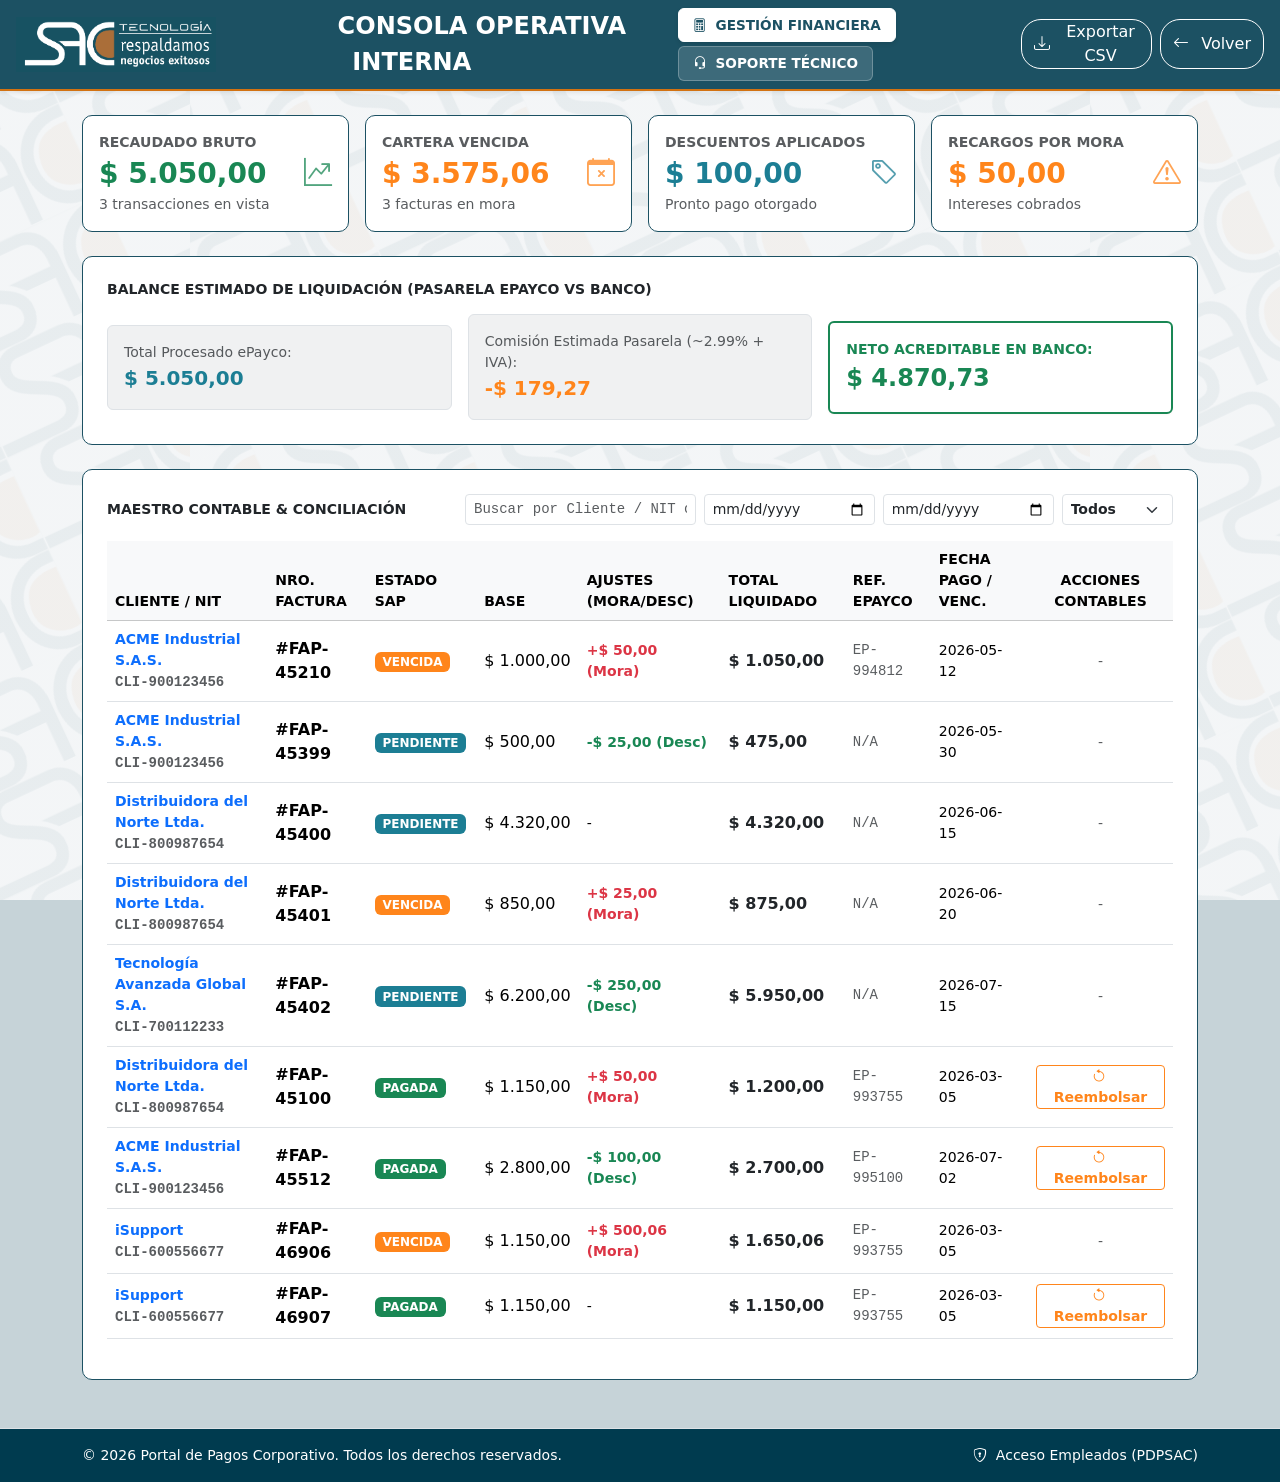
<file: PDP2SAC/financiero.html>
<!DOCTYPE html>
<html lang="es">
<head>
    <meta charset="UTF-8">
    <meta name="viewport" content="width=device-width, initial-scale=1.0">
    <title>PDPSAC - OPERACIÓN INTEGRAL (FINANZAS & SOPORTE)</title>
    <link href="https://cdn.jsdelivr.net/npm/bootstrap@5.3.3/dist/css/bootstrap.min.css" rel="stylesheet">
    <link rel="stylesheet" href="https://cdn.jsdelivr.net/npm/bootstrap-icons@1.11.3/font/bootstrap-icons.min.css">
    <link rel="stylesheet" href="../style.css">

    <style>
        /* Estilo compacto tipo Pill para el Navbar */
        .nav-pills-navbar .nav-link {
            color: #ffffff;
            background-color: rgba(255, 255, 255, 0.15);
            font-weight: 600;
            font-size: 0.85rem;
            border-radius: 6px;
            padding: 6px 14px;
            border: 1px solid rgba(255, 255, 255, 0.25);
            transition: all 0.3s ease;
        }
        .nav-pills-navbar .nav-link:hover {
            background-color: rgba(255, 255, 255, 0.3);
            color: #ffffff;
        }
        .nav-pills-navbar .nav-link.active {
            background-color: #ffffff !important;
            color: #1C5163 !important;
            border-color: #ffffff !important;
            box-shadow: 0 2px 4px rgba(0,0,0,0.1);
        }

        /* Badges de Estado SAP Personalizados */
        .badge-pagada {
            background-color: #198754 !important;
            color: #ffffff !important;
        }
        .badge-vencida {
            background-color: #ff851b !important;
            color: #ffffff !important;
        }
        .badge-pendiente {
            background-color: #1c7e94 !important;
            color: #ffffff !important;
        }

        /* Botón de Reembolso Personalizado */
        .btn-reembolsar {
            color: #ff851b;
            border: 1px solid #ff851b;
            background-color: transparent;
            transition: all 0.2s ease-in-out;
        }
        .btn-reembolsar:hover {
            color: #ffffff;
            background-color: #ff851b;
            border-color: #ff851b;
        }
    </style>
</head>
<body>

<!-- NAVBAR RESPONSIVE UNIFICADO -->
<nav class="navbar navbar-expand-lg NAVBAR shadow-sm py-2"> 
  <div class="container-fluid px-3">
    <!-- Logo -->
    <a class="navbar-brand d-flex align-items-center me-auto me-lg-0" href="index.html">
       <img src="../multimedia/LOGO1.png" alt="Logo SAC" class="LOGO1">
    </a>

    <!-- Botón Hamburguesa Móvil -->
    <button class="navbar-toggler border-0" type="button" data-bs-toggle="collapse" data-bs-target="#navbarContenido" aria-controls="navbarContenido" aria-expanded="false" aria-label="Toggle navigation">
      <span class="navbar-toggler-icon"></span>
    </button>

    <!-- Título Central (PC) -->
    <div class="d-none d-xl-block text-center flex-grow-1">
      <span class="navbar-text fs-4 fw-bold text-uppercase tracking-wider TITULOPAG">
        Consola Operativa Interna
      </span>
    </div>

    <!-- Pestañas + Botones de Acción -->
    <div class="collapse navbar-collapse justify-content-end" id="navbarContenido">
      <div class="d-flex flex-column flex-lg-row align-items-stretch align-items-lg-center gap-2 mt-3 mt-lg-0">
        
        <!-- Pestañas de Cambio de Vista -->
        <ul class="nav nav-pills nav-pills-navbar border-0 gap-1 me-lg-2" id="tabOperacion" role="tablist">
          <li class="nav-item" role="presentation">
            <button class="nav-link active text-uppercase" id="tab-finanzas" data-bs-toggle="tab" data-bs-target="#sec-finanzas" type="button" role="tab" aria-controls="sec-finanzas" aria-selected="true">
              <i class="bi bi-calculator me-1"></i> Gestión Financiera
            </button>
          </li>
          <li class="nav-item" role="presentation">
            <button class="nav-link text-uppercase" id="tab-soporte" data-bs-toggle="tab" data-bs-target="#sec-soporte" type="button" role="tab" aria-controls="sec-soporte" aria-selected="false">
              <i class="bi bi-headset me-1"></i> Soporte Técnico
            </button>
          </li>
        </ul>

        <!-- Botones de Acción -->
        <button onclick="exportarCSVReal()" class="btn BOTON2">
            <i class="bi bi-download me-1"></i> Exportar CSV
        </button>
        <a href="index.html" class="btn BOTON2">
            <i class="bi bi-arrow-left me-1"></i> Volver
        </a>

      </div>
    </div>
    
  </div>
</nav>

<div class="container mt-4 mb-5">
    <div class="tab-content" id="contenidoOperacion">
        
        <!-- SECCIÓN 1: GESTIÓN FINANCIERA & CONCILIACIÓN -->
        <div class="tab-pane fade show active" id="sec-finanzas" role="tabpanel" aria-labelledby="tab-finanzas">
            
            <!-- RESUMEN DE CARTERA -->
            <div class="row g-3 mb-4">
                <!-- Recaudado Bruto -->
                <div class="col-md-3">
                    <div class="card CARD p-3 shadow-sm border-0 text-start bg-white border-start border-success border-4 h-100 position-relative">
                        <div>
                            <span class="small text-uppercase fw-bold text-muted d-block">Recaudado Bruto</span>
                            <h3 id="fin-total-recaudado" class="fw-bold text-success mt-1 mb-0">$0.00</h3>
                            <small class="d-block mt-1 text-muted" id="cnt-pagadas">0 transacciones</small>
                        </div>
                        <i class="bi bi-graph-up-arrow position-absolute top-50 end-0 translate-middle-y me-3 fs-3 text-success opacity-75"></i>
                    </div>
                </div>

                <!-- Cartera Vencida -->
                <div class="col-md-3">
                    <div class="card CARD p-3 shadow-sm border-0 text-start bg-white border-start border-danger border-4 h-100 position-relative">
                        <div>
                            <span class="small text-uppercase fw-bold text-muted d-block">Cartera Vencida</span>
                            <h3 id="fin-cartera-vencida" class="fw-bold mt-1 mb-0" style="color: #ff851b;">$0.00</h3>
                            <small class="d-block mt-1 text-muted" id="cnt-vencidas">0 facturas pendientes</small>
                        </div>
                        <i class="bi bi-calendar-x position-absolute top-50 end-0 translate-middle-y me-3 fs-3 opacity-75" style="color: #ff851b;"></i>
                    </div>
                </div>

                <!-- Descuentos Aplicados -->
                <div class="col-md-3">
                    <div class="card CARD p-3 shadow-sm border-0 text-start bg-white border-start border-primary border-4 h-100 position-relative">
                        <div>
                            <span class="small text-uppercase fw-bold text-muted d-block">Descuentos Aplicados</span>
                            <h3 id="fin-total-descuentos" class="fw-bold mt-1 mb-0" style="color: #1c7e94;">$0.00</h3>
                            <small class="d-block mt-1 text-muted">Pronto pago otorgado</small>
                        </div>
                        <i class="bi bi-tag position-absolute top-50 end-0 translate-middle-y me-3 fs-3 opacity-75" style="color: #1c7e94;"></i>
                    </div>
                </div>

                <!-- Recargos por Mora -->
                <div class="col-md-3">
                    <div class="card CARD p-3 shadow-sm border-0 text-start bg-white border-start border-warning border-4 h-100 position-relative">
                        <div>
                            <span class="small text-uppercase fw-bold text-muted d-block">Recargos por Mora</span>
                            <h3 id="fin-total-mora" class="fw-bold mt-1 mb-0" style="color: #ff851b;">$0.00</h3>
                            <small class="d-block mt-1 text-muted">Intereses cobrados</small>
                        </div>
                        <i class="bi bi-exclamation-triangle position-absolute top-50 end-0 translate-middle-y me-3 fs-3 opacity-75" style="color: #ff851b;"></i>
                    </div>
                </div>
            </div>

            <!-- TESORERÍA / CIERRE DE CAJA -->
            <div class="card CARD p-4 shadow-sm border-0 bg-white mb-4">
                <h6 class="fw-bold text-dark text-uppercase small mb-3">Balance Estimado de Liquidación (Pasarela ePayco vs Banco)</h6>
                <div class="row g-3 align-items-center">
                    <div class="col-md-4">
                        <div class="p-3 bg-secondary bg-opacity-10 rounded border">
                            <span class="text-muted small d-block">Total Procesado ePayco:</span>
                            <strong id="tesoreria-bruto" class="fs-5" style="color: #1c7e94;">$0.00 COP</strong>
                        </div>
                    </div>
                    <div class="col-md-4">
                        <div class="p-3 bg-secondary bg-opacity-10 rounded border">
                            <span class="text-muted small d-block">Comisión Estimada Pasarela (~2.99% + IVA):</span>
                            <strong id="tesoreria-comisiones" class="fs-5" style="color: #ff851b;">-$0.00 COP</strong>
                        </div>
                    </div>
                    <div class="col-md-4">
                        <div class="p-3 bg-white border border-2 border-success rounded shadow-xs">
                            <span class="text-success small fw-bold text-uppercase d-block">Neto Acreditable en Banco:</span>
                            <strong id="tesoreria-neto" class="fs-4 text-success">$0.00 COP</strong>
                        </div>
                    </div>
                </div>
            </div>

            <!-- MAESTRO DE TRANSACCIONES CON BUSCADOR Y FECHAS -->
            <div class="card CARD p-4 shadow-sm border-0 bg-white">
                <div class="row align-items-center mb-3 g-2">
                    <div class="col-md-4">
                        <h5 class="fw-bold text-dark m-0 text-uppercase small">Maestro Contable & Conciliación</h5>
                    </div>
                    <div class="col-md-8">
                        <div class="row g-2">
                            <div class="col-md-4">
                                <input type="text" id="filtro-buscar" class="form-control form-control-sm font-monospace" placeholder="Buscar por Cliente / NIT o Factura...">
                            </div>
                            <div class="col-md-3">
                                <input type="date" id="filtro-desde" class="form-control form-control-sm" title="Fecha Desde">
                            </div>
                            <div class="col-md-3">
                                <input type="date" id="filtro-hasta" class="form-control form-control-sm" title="Fecha Hasta">
                            </div>
                            <div class="col-md-2">
                                <select id="filtro-conciliacion" class="form-select form-select-sm fw-semibold">
                                    <option value="todos">Todos</option>
                                    <option value="pagada">Pagadas</option>
                                    <option value="vencida">Vencidas</option>
                                    <option value="pendiente">Pendientes</option>
                                </select>
                            </div>
                        </div>
                    </div>
                </div>

                <div class="table-responsive">
                    <table class="table table-hover align-middle">
                        <thead class="table-light text-secondary small text-uppercase">
                            <tr>
                                <th>Cliente / NIT</th>
                                <th>Nro. Factura</th>
                                <th>Estado SAP</th>
                                <th>Base</th>
                                <th>Ajustes (Mora/Desc)</th>
                                <th>Total Liquidado</th>
                                <th>Ref. ePayco</th>
                                <th>Fecha Pago / Venc.</th>
                                <th class="text-center">Acciones Contables</th>
                            </tr>
                        </thead>
                        <tbody id="tabla-financiera-body"></tbody>
                    </table>
                </div>
            </div>

        </div>

        <!-- SECCIÓN 2: ATENCIÓN & SOPORTE TÉCNICO -->
        <div class="tab-pane fade" id="sec-soporte" role="tabpanel" aria-labelledby="tab-soporte">
            
            <div class="row g-4">
                <!-- BUSCADOR EXPRÉS Y FILTRO DE FECHAS -->
                <div class="col-md-4">
                    <div class="card CARD p-3 shadow-sm border-0 bg-white mb-4">
                        <h6 class="fw-bold text-dark text-uppercase small mb-3">
                            <i class="bi bi-search me-1" style="color: #ff851b;"></i> Buscador Exprés de Casos
                        </h6>
                        
                        <div class="mb-3">
                            <label class="small fw-semibold">ID Factura, Ref. ePayco o Cliente / NIT</label>
                            <input type="text" id="input-buscar" class="form-control font-monospace" placeholder="Ej: FAP-45210, EP-994812 o CLI-900123456">
                        </div>

                        <hr class="my-2">

                        <h6 class="fw-bold text-dark text-uppercase font-xs mb-2">
                            <i class="bi bi-calendar-range me-1" style="color: #ff851b;"></i> Filtrar por Rango de Fechas
                        </h6>
                        <div class="row g-2 mb-2">
                            <div class="col-6">
                                <label class="font-xs fw-semibold">Desde:</label>
                                <input type="date" id="fecha-desde" class="form-control form-control-sm">
                            </div>
                            <div class="col-6">
                                <label class="font-xs fw-semibold">Hasta:</label>
                                <input type="date" id="fecha-hasta" class="form-control form-control-sm">
                            </div>
                        </div>

                        <button id="btn-buscar" class="btn BOTON7 w-100 py-2 text-uppercase fw-bold mt-2">
                            <i class="bi bi-cpu me-1"></i> Diagnosticar Consulta
                        </button>
                        
                        <hr class="my-3">
                        <span class="small d-block mb-2 fw-semibold">Búsquedas sugeridas (Facturas):</span>
                        <div class="d-flex flex-wrap gap-1 mb-2">
                            <button onclick="buscarSugerido('FAP-45210')" class="btn BOTON8 btn-xs btn-outline-dark py-0 font-monospace">FAP-45210</button>
                            <button onclick="buscarSugerido('FAP-45399')" class="btn BOTON8 btn-xs btn-outline-dark py-0 font-monospace">FAP-45399</button>
                            <button onclick="buscarSugerido('EP-993755')" class="btn BOTON8 btn-xs btn-outline-dark py-0 font-monospace">EP-993755</button>
                        </div>

                        <span class="small d-block mb-2 fw-semibold"><i class="bi bi-building me-1" style="color: #ff851b;"></i> Clientes:</span>
                        <div class="d-flex flex-wrap gap-1">
                            <button onclick="buscarSugerido('CLI-900123456')" class="btn BOTON8 btn-xs btn-outline-primary py-0 font-monospace">CLI-900123456 (ACME)</button>
                            <button onclick="buscarSugerido('CLI-800987654')" class="btn BOTON8 btn-xs btn-outline-primary py-0 font-monospace">CLI-800987654 (Distribuidora)</button>
                        </div>
                    </div>

                    <!-- ESTADO DEL SERVICIO -->
                    <div class="card CARD p-3 shadow-sm border-0 bg-white">
                        <h6 class="fw-bold text-dark text-uppercase small mb-3">
                            <i class="bi bi-activity me-1" style="color: #ff851b;"></i> Salud del Sistema
                        </h6>
                        <div class="d-flex justify-content-between align-items-center mb-2">
                            <span class="small">Pasarela ePayco API:</span>
                            <span class="badge" style="background-color: #59b8ca;">Operativo (99.9%)</span>
                        </div>
                        <div class="d-flex justify-content-between align-items-center mb-2">
                            <span class="small">SAP Service Layer:</span>
                            <span class="badge" style="background-color: #59b8ca;">Conectado</span>
                        </div>
                        <div class="d-flex justify-content-between align-items-center">
                            <span class="small">Webhook n8n Notif.:</span>
                            <span class="badge" style="background-color: #59b8ca;">En línea</span>
                        </div>
                    </div>
                </div>

                <!-- DIAGNÓSTICO Y FICHA TÉCNICA -->
                <div class="col-md-8">
                    <div class="card CARD p-4 shadow-sm border-0 bg-white h-100">
                        <h5 class="fw-bold text-dark mb-3 text-uppercase small border-bottom pb-2">
                            Ficha Técnica de Soporte y Trazabilidad
                        </h5>

                        <div id="pantalla-diagnostico">
                            <div class="text-center py-5">
                                <div class="fs-1 mb-2"><i class="bi bi-headset" style="color: #59b8ca;"></i></div>
                                <p class="m-0 fw-bold">Ingrese una referencia o seleccione un rango de fechas para desplegar la información.</p>
                            </div>
                        </div>
                    </div>
                </div>
            </div>

            <!-- TABLA DE INCIDENTES / SOLICITUDES AUDITADAS -->
            <div class="card CARD p-4 shadow-sm border-0 bg-white mt-4">
                <div class="d-flex justify-content-between align-items-center mb-3">
                    <h5 class="fw-bold text-dark m-0 text-uppercase small" id="titulo-tabla-incidentes">
                        Últimas Solicitudes e Intentos Auditados
                    </h5>
                    <button id="btn-reset-tabla" class="btn btn-xs btn-outline-secondary d-none" onclick="resetearFiltros()">
                        <i class="bi bi-x-circle me-1"></i> Ver todos los registros
                    </button>
                </div>
                <div class="table-responsive">
                    <table class="table table-hover align-middle">
                        <thead class="table-light text-secondary small text-uppercase">
                            <tr>
                                <th>Cliente / Ref.</th>
                                <th>ID Factura</th>
                                <th>Fecha Intentada / Venc.</th>
                                <th>Estado Transacción</th>
                                <th>Causa del Error</th>
                                <th>Acción del Agente</th>
                            </tr>
                        </thead>
                        <tbody id="tabla-incidentes-body"></tbody>
                    </table>
                </div>
            </div>

        </div>
    </div>
</div>

<!-- MODAL REEMBOLSO (FINANZAS) -->
<div class="modal fade" id="modalReembolso" tabindex="-1" aria-hidden="true">
  <div class="modal-dialog modal-dialog-centered">
    <div class="modal-content border-0 shadow">
      <div class="modal-header text-white" style="background-color: #ff851b; color: #ffffff;">
        <h5 class="modal-title fw-bold text-uppercase small">
            <i class="bi bi-arrow-counterclockwise me-1"></i> Procesar Reembolso / Nota Crédito
        </h5>
        <button type="button" class="btn-close btn-close-white" data-bs-dismiss="modal" aria-label="Close"></button>
      </div>
      <div class="modal-body p-4">
        <div class="alert alert-warning small border-0 mb-3 d-flex align-items-center gap-2">
            <i class="bi bi-exclamation-triangle-fill fs-5"></i>
            <span>Se solicitará la reversión del dinero al Gateway de ePayco y se creará una Nota Crédito automática en SAP Service Layer.</span>
        </div>
        <form id="form-reembolso" onsubmit="confirmarReembolsoModal(event)">
            <input type="hidden" id="modal-factura-id">
            <div class="mb-3">
                <label class="form-label small fw-bold">Factura a Reembolsar</label>
                <input type="text" id="modal-factura-txt" class="form-control fw-bold" readonly>
            </div>
            <div class="mb-3">
                <label class="form-label small fw-bold">Motivo de la Devolución</label>
                <select id="modal-motivo" class="form-select" required>
                    <option value="">Seleccione un motivo...</option>
                    <option value="cobro_duplicado">Pago o cobro duplicado</option>
                    <option value="cancelacion_servicio">Cancelación de pedido/servicio</option>
                    <option value="error_monto">Error en cálculo de mora/descuento</option>
                    <option value="otro">Otro acuerdo comercial</option>
                </select>
            </div>
            <div class="mb-3">
                <label class="form-label small fw-bold">Observación para Auditoría Contable</label>
                <textarea id="modal-observacion" class="form-control" rows="2" placeholder="Ingrese detalles técnicos o número de ticket..." required></textarea>
            </div>
            <div class="d-flex gap-2 justify-content-end mt-4">
                <button type="button" class="btn btn-light btn-sm fw-bold" data-bs-dismiss="modal" style="border-color: #000000;">Cancelar</button>
                <button type="submit" class="btn btn-sm fw-bold" style="background-color: #ff851b; border-color: #000000; color: #ffffff;">Confirmar Reembolso</button>
            </div>
        </form>
      </div>
    </div>
  </div>
</div>

<!-- MODAL PLANTILLA (SOPORTE) -->
<div class="modal fade" id="modalPlantilla" tabindex="-1" aria-hidden="true">
  <div class="modal-dialog modal-dialog-centered">
    <div class="modal-content border-0 shadow">
      <div class="modal-header text-white" style="background-color: #ff851b; color: #ffffff;">
        <h5 class="modal-title fw-bold text-uppercase small">
            <i class="bi bi-chat-left-text me-1"></i> Plantilla de Respuesta para Cliente
        </h5>
        <button type="button" class="btn-close btn-close-white" data-bs-dismiss="modal" aria-label="Close"></button>
      </div>
      <div class="modal-body p-4">
        <p class="small fw-bold">Copia este mensaje para enviarlo por WhatsApp o Correo:</p>
        <textarea id="texto-plantilla" class="form-control font-monospace small bg-light" rows="6" readonly></textarea>
        <div class="d-flex justify-content-end gap-2 mt-3">
            <button class="btn BOTON1 btn-sm fw-bold" data-bs-dismiss="modal">Cerrar</button>
            <button class="btn btn-sm fw-bold" style="background-color: #ff851b; border-color: #000000; color: #ffffff;" onclick="copiarRespuesta()">
                <i class="bi bi-clipboard me-1" style="color: #ffffff;"></i> Copiar Mensaje
            </button>
        </div>
      </div>
    </div>
  </div>
</div>

<script src="https://cdn.jsdelivr.net/npm/bootstrap@5.3.3/dist/js/bootstrap.bundle.min.js"></script>
<script src="../vistas/data.js"></script>
<script>
    let modalBs = null;
    let modalPlantillaBs = null;

    // Helper para generar el badge de estado SAP con la nueva paleta de colores
    function obtenerBadgeSAP(estado, etiquetaPersonalizada = null) {
        let label = etiquetaPersonalizada || estado.toUpperCase();
        if (estado === 'pagada') {
            return `<span class="badge badge-pagada">${label}</span>`;
        } else if (estado === 'vencida') {
            return `<span class="badge badge-vencida">${label}</span>`;
        } else {
            return `<span class="badge badge-pendiente">${label}</span>`;
        }
    }

    document.addEventListener("DOMContentLoaded", function() {
        modalBs = new bootstrap.Modal(document.getElementById('modalReembolso'));
        modalPlantillaBs = new bootstrap.Modal(document.getElementById('modalPlantilla'));
        
        // Inicializar Finanzas
        renderizarTablasYKPIs();
        document.getElementById("filtro-conciliacion").addEventListener("change", renderizarTablasYKPIs);
        document.getElementById("filtro-buscar").addEventListener("input", renderizarTablasYKPIs);
        document.getElementById("filtro-desde").addEventListener("change", renderizarTablasYKPIs);
        document.getElementById("filtro-hasta").addEventListener("change", renderizarTablasYKPIs);

        // Inicializar Soporte
        document.getElementById("btn-buscar").addEventListener("click", ejecutarDiagnostico);
        renderizarTablaIncidentes();
    });

    // --- LÓGICA DE FINANZAS ---
    function renderizarTablasYKPIs() {
        const filtroVal = document.getElementById("filtro-conciliacion").value;
        const textoBuscar = document.getElementById("filtro-buscar").value.trim().toUpperCase();
        const fDesde = document.getElementById("filtro-desde").value;
        const fHasta = document.getElementById("filtro-hasta").value;

        let facturasFiltradas = FACTURAS_DB.filter(f => {
            let cumpleEstado = (filtroVal === "todos") ? true : f.estado === filtroVal;
            let cumpleBuscar = true;
            if (textoBuscar) {
                cumpleBuscar = (f.id && f.id.toUpperCase().includes(textoBuscar)) ||
                               (f.refEpayco && f.refEpayco.toUpperCase().includes(textoBuscar)) ||
                               (f.clienteId && f.clienteId.toUpperCase().includes(textoBuscar)) ||
                               (f.clienteNombre && f.clienteNombre.toUpperCase().includes(textoBuscar));
            }
            let fechaRef = f.fechaPago || f.fechaVencimiento;
            let cumpleDesde = fDesde ? fechaRef >= fDesde : true;
            let cumpleHasta = fHasta ? fechaRef <= fHasta : true;

            return cumpleEstado && cumpleBuscar && cumpleDesde && cumpleHasta;
        });

        let totalRecaudado = 0, cantPagadas = 0;
        let carteraVencida = 0, cantVencidas = 0;
        let totalDescuentos = 0, totalMora = 0;

        facturasFiltradas.forEach(f => {
            const tot = f.base + f.mora - f.descuento;
            if(f.estado === "pagada") {
                totalRecaudado += tot;
                cantPagadas++;
                totalDescuentos += f.descuento;
                totalMora += f.mora;
            } else if(f.estado === "vencida") {
                carteraVencida += tot;
                cantVencidas++;
            }
        });

        document.getElementById("fin-total-recaudado").innerText = formatearCOP(totalRecaudado);
        document.getElementById("cnt-pagadas").innerText = `${cantPagadas} transacciones en vista`;
        document.getElementById("fin-cartera-vencida").innerText = formatearCOP(carteraVencida);
        document.getElementById("cnt-vencidas").innerText = `${cantVencidas} facturas en mora`;
        document.getElementById("fin-total-descuentos").innerText = formatearCOP(totalDescuentos);
        document.getElementById("fin-total-mora").innerText = formatearCOP(totalMora);

        const estimacionComision = totalRecaudado * 0.0355;
        const netoBanco = totalRecaudado - estimacionComision;

        document.getElementById("tesoreria-bruto").innerText = formatearCOP(totalRecaudado);
        document.getElementById("tesoreria-comisiones").innerText = `-${formatearCOP(estimacionComision)}`;
        document.getElementById("tesoreria-neto").innerText = formatearCOP(netoBanco);

        const tbody = document.getElementById("tabla-financiera-body");
        tbody.innerHTML = "";

        if(facturasFiltradas.length === 0) {
            tbody.innerHTML = `<tr><td colspan="9" class="text-center py-4 text-muted">No se encontraron registros contables.</td></tr>`;
            return;
        }

        facturasFiltradas.forEach(f => {
            const total = f.base + f.mora - f.descuento;
            let detMoraDesc = f.mora > 0 ? `<span class="text-danger fw-semibold">+${formatearCOP(f.mora)} (Mora)</span>` : (f.descuento > 0 ? `<span class="text-success fw-semibold">-${formatearCOP(f.descuento)} (Desc)</span>` : '-');
            
            // Botón de reembolso con el nuevo estilo personalizado
            let btnAccion = f.estado === 'pagada' 
                ? `<button class="btn btn-sm btn-reembolsar py-0 px-2 fw-bold" onclick="abrirModalReembolso('${f.id}')"><i class="bi bi-arrow-counterclockwise me-1"></i>Reembolsar</button>` 
                : `<span class="text-muted small">-</span>`;

            tbody.innerHTML += `
                <tr>
                    <td class="small fw-semibold text-primary">
                        ${f.clienteNombre || 'ACME S.A.S.'}<br>
                        <span class="text-muted font-monospace font-xs">${f.clienteId || 'CLI-900123456'}</span>
                    </td>
                    <td class="fw-bold">#${f.id}</td>
                    <td>${obtenerBadgeSAP(f.estado)}</td>
                    <td>${formatearCOP(f.base)}</td>
                    <td class="small">${detMoraDesc}</td>
                    <td class="fw-bold text-dark">${formatearCOP(total)}</td>
                    <td class="font-monospace small text-muted">${f.refEpayco || 'N/A'}</td>
                    <td class="small">${f.fechaPago || f.fechaVencimiento}</td>
                    <td class="text-center">${btnAccion}</td>
                </tr>
            `;
        });
    }

    function abrirModalReembolso(facturaId) {
        document.getElementById("modal-factura-id").value = facturaId;
        document.getElementById("modal-factura-txt").value = `#${facturaId}`;
        document.getElementById("modal-motivo").value = "";
        document.getElementById("modal-observacion").value = "";
        modalBs.show();
    }

    function confirmarReembolsoModal(event) {
        event.preventDefault();
        const id = document.getElementById("modal-factura-id").value;
        const motivo = document.getElementById("modal-motivo").value;
        modalBs.hide();

        const factura = FACTURAS_DB.find(f => f.id === id);
        if(factura) factura.estado = "reembolsada (nota crédito)";

        alert(`REEMBOLSO EXITOSO:\n- Factura: #${id}\n- Motivo: ${motivo}\n- Estado: Nota crédito procesada en SAP Service Layer.`);
        renderizarTablasYKPIs();
    }

    function exportarCSVReal() {
        let csvContent = "data:text/csv;charset=utf-8,Cliente,NIT,ID Factura,Estado,Monto Base,Mora,Descuento,Total Liquidado,Ref ePayco,Fecha\n";
        FACTURAS_DB.forEach(f => {
            const total = f.base + f.mora - f.descuento;
            csvContent += `"${f.clienteNombre || 'N/A'}",${f.clienteId || 'N/A'},${f.id},${f.estado},${f.base},${f.mora},${f.descuento},${total},${f.refEpayco || 'N/A'},${f.fechaPago || f.fechaVencimiento}\n`;
        });
        const encodedUri = encodeURI(csvContent);
        const link = document.createElement("a");
        link.setAttribute("href", encodedUri);
        link.setAttribute("download", `Reporte_Contable_PDPSAC_${new Date().toISOString().slice(0,10)}.csv`);
        document.body.appendChild(link);
        link.click();
        document.body.removeChild(link);
    }

    // --- LÓGICA DE SOPORTE ---
    function buscarSugerido(id) {
        document.getElementById("input-buscar").value = id;
        document.getElementById("fecha-desde").value = "";
        document.getElementById("fecha-hasta").value = "";
        ejecutarDiagnostico();
    }

    function resetearFiltros() {
        document.getElementById("input-buscar").value = "";
        document.getElementById("fecha-desde").value = "";
        document.getElementById("fecha-hasta").value = "";
        document.getElementById("pantalla-diagnostico").innerHTML = `
            <div class="text-center text-muted py-5">
                <div class="fs-1 mb-2"><i class="bi bi-headset"></i></div>
                <p class="m-0">Ingrese una referencia o seleccione un rango de fechas para desplegar la información.</p>
            </div>
        `;
        renderizarTablaIncidentes();
    }

    function ejecutarDiagnostico() {
        const criterio = document.getElementById("input-buscar").value.trim().toUpperCase();
        const fDesde = document.getElementById("fecha-desde").value;
        const fHasta = document.getElementById("fecha-hasta").value;
        const contenedor = document.getElementById("pantalla-diagnostico");

        if (fDesde || fHasta) {
            let facturasPorFecha = FACTURAS_DB.filter(f => {
                const fechaRef = f.fechaPago || f.fechaVencimiento;
                let cumpleDesde = fDesde ? fechaRef >= fDesde : true;
                let cumpleHasta = fHasta ? fechaRef <= fHasta : true;
                return cumpleDesde && cumpleHasta;
            });

            if (facturasPorFecha.length > 0) {
                renderizarVistaFechas(fDesde, fHasta, facturasPorFecha, contenedor);
                renderizarTablaIncidentesPorFechas(fDesde, fHasta);
                return;
            } else {
                contenedor.innerHTML = `<div class="alert alert-warning border-0 text-center py-4 my-3"><h6 class="fw-bold m-0"><i class="bi bi-calendar-x me-1"></i> No se encontraron facturas en el rango seleccionado.</h6></div>`;
                return;
            }
        }

        if(!criterio) return alert("Ingrese un ID, cliente o rango de fechas para realizar la búsqueda.");

        const facturasCliente = FACTURAS_DB.filter(f => 
            (f.clienteId && f.clienteId.toUpperCase() === criterio) || 
            (f.clienteNombre && f.clienteNombre.toUpperCase().includes(criterio))
        );

        if (facturasCliente.length > 0) {
            renderizarVistaCliente(criterio, facturasCliente, contenedor);
            renderizarTablaIncidentes(criterio);
            return;
        }

        const f = FACTURAS_DB.find(item => item.id === criterio || item.refEpayco === criterio);
        if(f) {
            renderizarVistaFactura(f, contenedor);
            renderizarTablaIncidentes(f.clienteId || f.id);
        } else {
            contenedor.innerHTML = `<div class="alert alert-danger border-0 text-center py-4 my-3"><h6 class="fw-bold m-0"><i class="bi bi-x-circle me-1"></i> No se encontraron registros con "${criterio}".</h6></div>`;
        }
    }

    function renderizarVistaFechas(fDesde, fHasta, facturas, contenedor) {
        let totalSuma = 0, cantPagadas = 0, cantVencidas = 0, cantPendientes = 0;
        facturas.forEach(f => {
            totalSuma += (f.base + f.mora - f.descuento);
            if(f.estado === "pagada") cantPagadas++;
            else if(f.estado === "vencida") cantVencidas++;
            else cantPendientes++;
        });

        let filasHtml = facturas.map(f => {
            const total = f.base + f.mora - f.descuento;
            let badge = obtenerBadgeSAP(f.estado);
            return `<tr><td class="fw-bold">#${f.id}</td><td class="small">${f.clienteNombre || 'Cliente'}</td><td>${badge}</td><td>${f.fechaVencimiento}</td><td class="fw-bold text-dark">${formatearCOP(total)}</td><td><button class="btn btn-xs btn-outline-dark font-xs py-0" onclick="buscarSugerido('${f.id}')"><i class="bi bi-eye me-1"></i>Detalle</button></td></tr>`;
        }).join('');

        contenedor.innerHTML = `<div class="p-3 bg-light rounded border mb-3"><div class="d-flex justify-content-between align-items-center"><div><span class="badge bg-dark text-uppercase mb-1"><i class="bi bi-calendar-check me-1"></i> Reporte por Fechas</span><h5 class="fw-bold text-dark mb-0">Rango: ${fDesde || 'Inicio'} a ${fHasta || 'Hoy'}</h5><small class="text-muted font-monospace">${facturas.length} Facturas localizadas</small></div><div class="text-end"><span class="small text-muted d-block">Monto Liquidado:</span><h4 class="fw-bold text-primary m-0">${formatearCOP(totalSuma)}</h4></div></div></div><div class="row g-2 mb-3"><div class="col-4"><div class="p-2 border rounded bg-white text-center"><small class="text-muted d-block text-uppercase font-xs">Pagadas</small><strong class="fs-6" style="color: #198754;">${cantPagadas}</strong></div></div><div class="col-4"><div class="p-2 border rounded bg-white text-center"><small class="text-muted d-block text-uppercase font-xs">Vencidas</small><strong class="fs-6" style="color: #ff851b;">${cantVencidas}</strong></div></div><div class="col-4"><div class="p-2 border rounded bg-white text-center"><small class="text-muted d-block text-uppercase font-xs">Pendientes</small><strong class="fs-6" style="color: #1c7e94;">${cantPendientes}</strong></div></div></div><h6 class="fw-bold text-dark text-uppercase small mb-2"><i class="bi bi-list-check me-1"></i> Facturas Encontradas:</h6><div class="table-responsive" style="max-height: 220px; overflow-y: auto;"><table class="table table-sm table-hover align-middle font-xs"><thead class="table-dark"><tr><th>Factura</th><th>Cliente</th><th>Estado</th><th>Vencimiento</th><th>Monto Total</th><th>Acción</th></tr></thead><tbody>${filasHtml}</tbody></table></div>`;
    }

    function renderizarVistaCliente(clienteRef, facturas, contenedor) {
        const clienteNombre = facturas[0].clienteNombre || "Cliente Registrado";
        const clienteId = facturas[0].clienteId || clienteRef;
        let totalSuma = 0, cantPagadas = 0, cantPendientes = 0;
        facturas.forEach(f => {
            totalSuma += (f.base + f.mora - f.descuento);
            if(f.estado === "pagada") cantPagadas++; else cantPendientes++;
        });

        let filasFacturasHtml = facturas.map(f => {
            const total = f.base + f.mora - f.descuento;
            let badge = obtenerBadgeSAP(f.estado);
            return `<tr><td class="fw-bold">#${f.id}</td><td>${badge}</td><td>${f.fechaVencimiento}</td><td class="fw-bold text-dark">${formatearCOP(total)}</td><td class="font-monospace small text-muted">${f.refEpayco || 'N/A'}</td><td><button class="btn btn-xs btn-outline-dark font-xs py-0" onclick="buscarSugerido('${f.id}')"><i class="bi bi-eye me-1"></i>Ver Detalle</button></td></tr>`;
        }).join('');

        contenedor.innerHTML = `<div class="p-3 bg-light rounded border mb-3"><div class="d-flex justify-content-between align-items-center"><div><span class="badge bg-primary text-uppercase mb-1">Ficha de Cliente SAP</span><h4 class="fw-bold text-dark mb-0">${clienteNombre}</h4><small class="text-muted font-monospace">Ref: ${clienteId}</small></div><div class="text-end"><span class="small text-muted d-block">Monto Acumulado Total:</span><h4 class="fw-bold text-primary m-0">${formatearCOP(totalSuma)}</h4></div></div></div><div class="row g-2 mb-3"><div class="col-6"><div class="p-2 border rounded bg-white text-center"><small class="text-muted d-block text-uppercase font-xs">Pagadas</small><strong class="fs-5" style="color: #198754;">${cantPagadas}</strong></div></div><div class="col-6"><div class="p-2 border rounded bg-white text-center"><small class="text-muted d-block text-uppercase font-xs">Por Pagar / Vencidas</small><strong class="fs-5" style="color: #ff851b;">${cantPendientes}</strong></div></div></div><h6 class="fw-bold text-dark text-uppercase small mb-2"><i class="bi bi-receipt me-1"></i> Facturas Asociadas:</h6><div class="table-responsive" style="max-height: 220px; overflow-y: auto;"><table class="table table-sm table-hover align-middle font-xs"><thead class="table-dark"><tr><th>Factura</th><th>Estado</th><th>Vencimiento</th><th>Total Liquidado</th><th>Ref. ePayco</th><th>Acción</th></tr></thead><tbody>${filasFacturasHtml}</tbody></table></div>`;
    }

    function renderizarVistaFactura(f, contenedor) {
        const total = f.base + f.mora - f.descuento;
        const esPagada = f.estado === "pagada";
        const esVencida = f.estado === "vencida";
        let badgeEstado = esPagada 
            ? obtenerBadgeSAP('pagada', 'PAGADO & SYNC') 
            : (esVencida ? obtenerBadgeSAP('vencida', 'VENCIDO (CON MORA)') : obtenerBadgeSAP('pendiente', 'PENDIENTE'));

        contenedor.innerHTML = `<div class="p-2 bg-light rounded border mb-3"><span class="text-muted font-xs d-block">Cliente: <strong>${f.clienteNombre || 'ACME Industrial S.A.S.'}</strong> (${f.clienteId || 'CLI-900123456'})</span></div><div class="row g-3 mb-4"><div class="col-md-6"><div class="p-3 bg-light rounded border"><span class="text-muted small d-block fw-bold text-uppercase">Factura ID</span><h4 class="fw-bold text-dark m-0">#${f.id}</h4></div></div><div class="col-md-6"><div class="p-3 bg-light rounded border"><span class="text-muted small d-block fw-bold text-uppercase">Estado en SAP</span><div class="mt-1">${badgeEstado}</div></div></div></div><h6 class="fw-bold text-dark text-uppercase small mb-2">Desglose Monetario:</h6><ul class="list-group list-group-flush mb-4 small"><li class="list-group-item d-flex justify-content-between bg-transparent"><span>Valor Base:</span><strong>${formatearCOP(f.base)}</strong></li><li class="list-group-item d-flex justify-content-between bg-transparent"><span>Mora SAP:</span><strong style="color: #ff851b;">+${formatearCOP(f.mora)}</strong></li><li class="list-group-item d-flex justify-content-between bg-transparent"><span>Descuento:</span><strong class="text-success">-${formatearCOP(f.descuento)}</strong></li><li class="list-group-item d-flex justify-content-between bg-transparent fw-bold fs-6"><span>Total Liquidado:</span><span style="color: #1c7e94;">${formatearCOP(total)}</span></li></ul><h6 class="fw-bold text-dark text-uppercase small mb-2">Integración Técnica:</h6><div class="p-3 bg-light rounded border font-monospace small mb-4"><div><strong>Ref. ePayco:</strong> ${f.refEpayco || 'Sin transacción'}</div><div><strong>Fecha Vencimiento:</strong> ${f.fechaVencimiento}</div><div><strong>Fecha Pago:</strong> ${f.fechaPago || 'No procesado'}</div></div><h6 class="fw-bold text-dark text-uppercase small mb-2">Acciones del Agente:</h6><div class="d-flex flex-wrap gap-2"><button class="btn btn-sm btn-outline-primary fw-bold" onclick="generarMensajeCliente('${f.id}', '${f.estado}', '${formatearCOP(total)}')"><i class="bi bi-envelope me-1"></i> Generar Mensaje</button><button class="btn btn-sm btn-outline-secondary fw-bold" onclick="alert('Webhook n8n reenviado.')"><i class="bi bi-arrow-repeat me-1"></i> Reenviar Webhook</button></div>`;
    }

    function renderizarTablaIncidentes(filtroCliente = null) {
        const tbody = document.getElementById("tabla-incidentes-body");
        const btnReset = document.getElementById("btn-reset-tabla");
        const tituloTabla = document.getElementById("titulo-tabla-incidentes");
        tbody.innerHTML = "";
        let lista = INCIDENTES_DB;

        if (filtroCliente) {
            lista = INCIDENTES_DB.filter(inc => inc.clienteId === filtroCliente || inc.id === filtroCliente || (inc.clienteNombre && inc.clienteNombre.toUpperCase().includes(filtroCliente)));
            btnReset.classList.remove("d-none");
            tituloTabla.innerHTML = `Solicitudes e Intentos Auditados para: <span class="text-primary">${filtroCliente}</span>`;
        } else {
            btnReset.classList.add("d-none");
            tituloTabla.innerText = "Últimas Solicitudes e Intentos Auditados";
        }

        if(lista.length === 0) {
            tbody.innerHTML = `<tr><td colspan="6" class="text-center py-3 text-muted">No hay registros de incidentes para el filtro aplicado.</td></tr>`;
            return;
        }

        lista.forEach(inc => {
            tbody.innerHTML += `<tr><td class="small fw-semibold text-primary">${inc.clienteNombre || 'ACME S.A.S.'}<br><span class="text-muted font-monospace font-xs">${inc.clienteId || 'CLI-900123456'}</span></td><td class="fw-bold">#${inc.id}</td><td class="small text-muted">${inc.fecha}</td><td><span class="badge bg-secondary">${inc.estado}</span></td><td class="small text-danger fw-semibold">${inc.causa}</td><td><button class="btn btn-xs btn-outline-dark py-0 font-xs" onclick="buscarSugerido('${inc.id}')"><i class="bi bi-search me-1"></i>Diagnosticar</button></td></tr>`;
        });
    }

    function renderizarTablaIncidentesPorFechas(fDesde, fHasta) {
        const tbody = document.getElementById("tabla-incidentes-body");
        const btnReset = document.getElementById("btn-reset-tabla");
        const tituloTabla = document.getElementById("titulo-tabla-incidentes");
        tbody.innerHTML = "";

        let lista = INCIDENTES_DB.filter(inc => {
            const fInc = inc.fecha.split(" ")[0];
            let cumpleDesde = fDesde ? fInc >= fDesde : true;
            let cumpleHasta = fHasta ? fInc <= fHasta : true;
            return cumpleDesde && cumpleHasta;
        });

        btnReset.classList.remove("d-none");
        tituloTabla.innerHTML = `Solicitudes Auditadas (${fDesde || 'Inicio'} a ${fHasta || 'Hoy'})`;

        if(lista.length === 0) {
            tbody.innerHTML = `<tr><td colspan="6" class="text-center py-3 text-muted">No hay incidentes registrados en este rango de fechas.</td></tr>`;
            return;
        }

        lista.forEach(inc => {
            tbody.innerHTML += `<tr><td class="small fw-semibold text-primary">${inc.clienteNombre || 'ACME S.A.S.'}<br><span class="text-muted font-monospace font-xs">${inc.clienteId || 'CLI-900123456'}</span></td><td class="fw-bold">#${inc.id}</td><td class="small text-muted">${inc.fecha}</td><td><span class="badge bg-secondary">${inc.estado}</span></td><td class="small text-danger fw-semibold">${inc.causa}</td><td><button class="btn btn-xs btn-outline-dark py-0 font-xs" onclick="buscarSugerido('${inc.id}')"><i class="bi bi-search me-1"></i>Diagnosticar</button></td></tr>`;
        });
    }

    function generarMensajeCliente(id, estado, monto) {
        const txt = `Hola! Desde Soporte Técnico de SAC verificamos su factura #${id}.\n\nEstado actual: ${estado.toUpperCase()}\nMonto liquidado: ${monto}\n\nPuede ingresar directamente al portal para completar su pago.\nQuedamos atentos.`;
        document.getElementById("texto-plantilla").value = txt;
        modalPlantillaBs.show();
    }

    function copiarRespuesta() {
        const copyText = document.getElementById("texto-plantilla");
        copyText.select();
        navigator.clipboard.writeText(copyText.value);
        alert("Mensaje copiado con éxito.");
        modalPlantillaBs.hide();
    }
</script>

<footer class="border-top py-3 text-center small">
    <div class="container d-flex justify-content-between align-items-center">
        <span>© 2026 Portal de Pagos Corporativo. Todos los derechos reservados.</span>
        <a href="index.html" class="text-decoration-none">
            <i class="bi bi-shield-lock me-1"></i> Acceso Empleados (PDPSAC)
        </a>
    </div>
</footer>
</body>
</html>
</file>
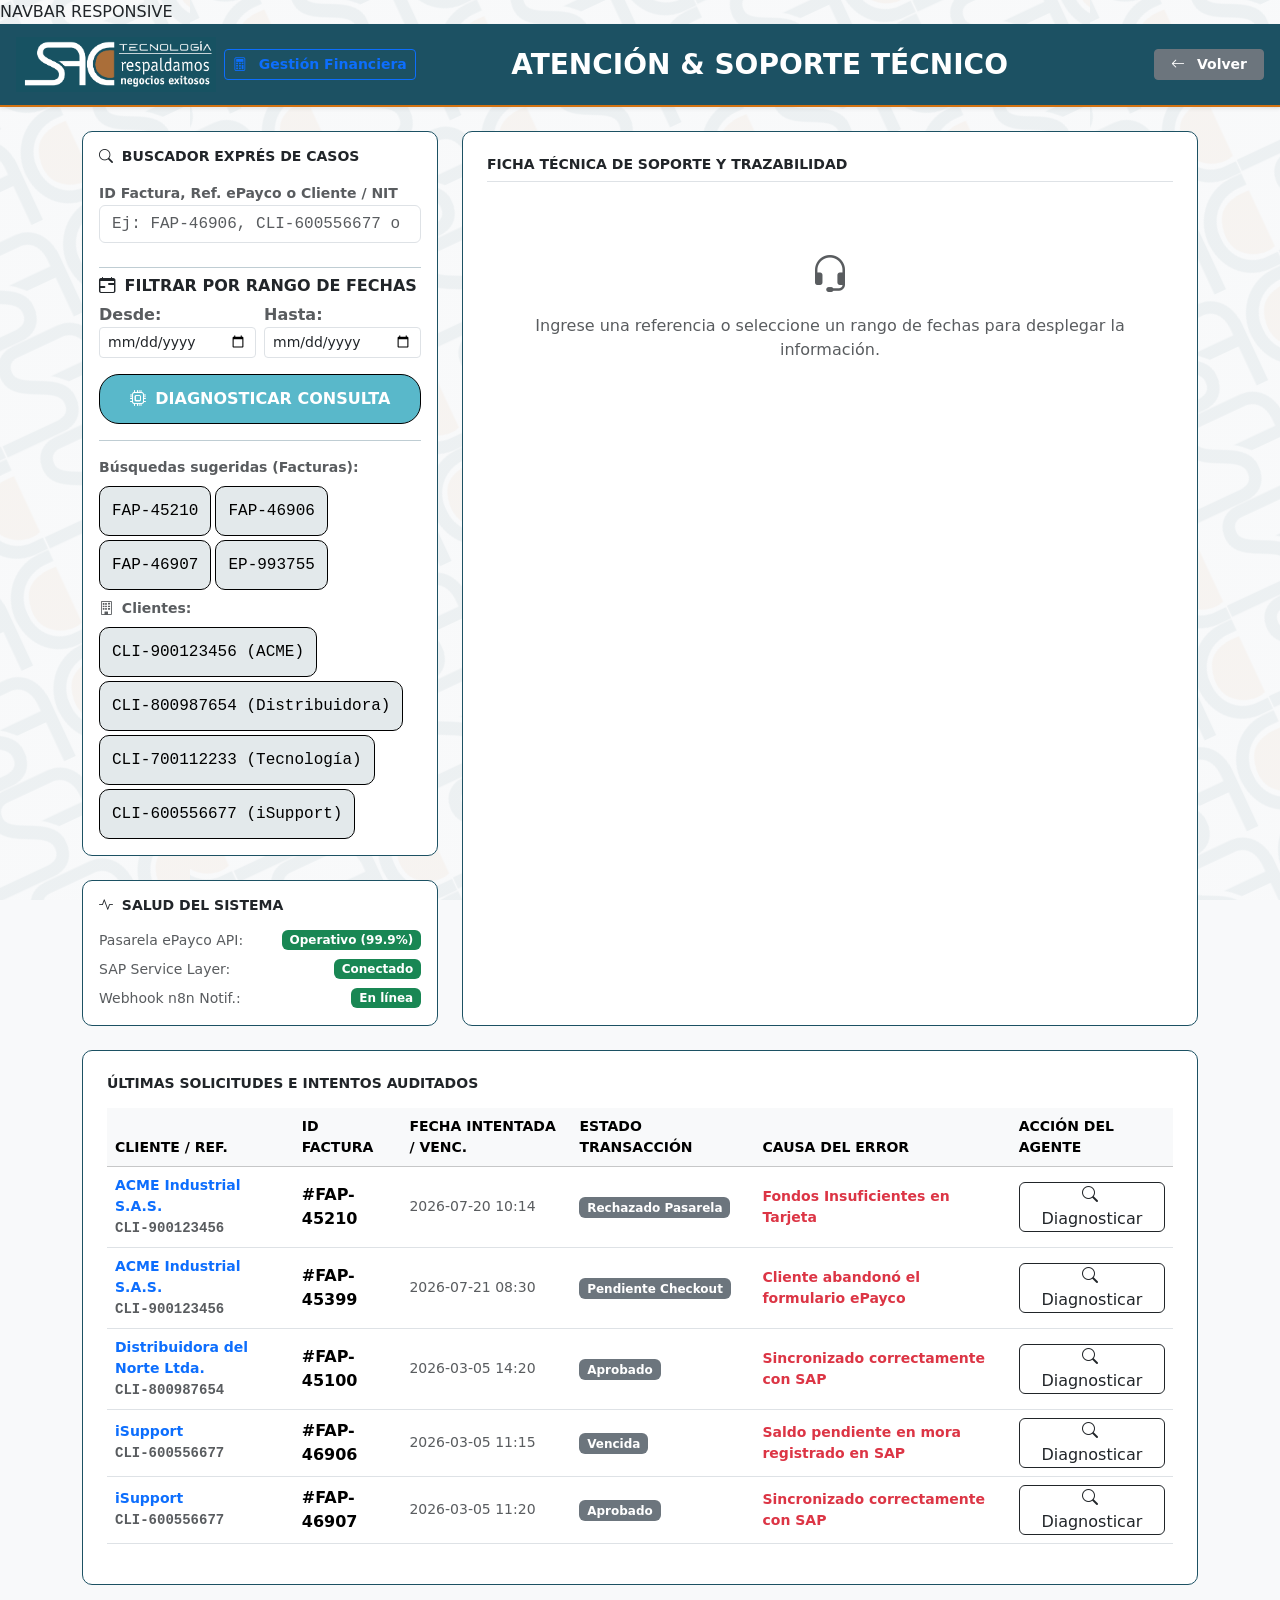
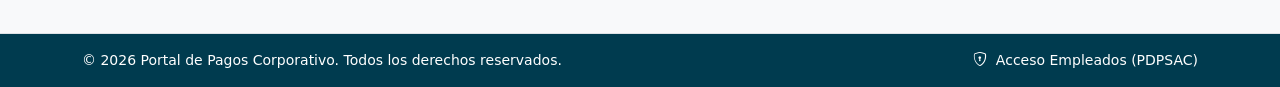
<file: PDP2SAC/soporte.html>
<!DOCTYPE html>
<html lang="es">
<head>
    <meta charset="UTF-8">
    <meta name="viewport" content="width=device-width, initial-scale=1.0">
    <title>PDPSAC - AUDITORÍA Y SOPORTE TÉCNICO</title>
    <link href="https://cdn.jsdelivr.net/npm/bootstrap@5.3.3/dist/css/bootstrap.min.css" rel="stylesheet">
    <link rel="stylesheet" href="https://cdn.jsdelivr.net/npm/bootstrap-icons@1.11.3/font/bootstrap-icons.min.css">
    <link rel="stylesheet" href="../style.css">
</head>
<body class="bg-light">

 NAVBAR RESPONSIVE 
<nav class="navbar navbar-expand-lg NAVBAR shadow-sm py-2"> 
  <div class="container-fluid px-3">
    <!-- Logo y Botón de Acceso a Gestión Financiera -->
    <div class="d-flex align-items-center gap-2 me-auto me-lg-0">
        <a class="navbar-brand d-flex align-items-center m-0" href="index.html">
           <img src="../multimedia/LOGO1.png" alt="Logo SAC" class="LOGO1">
        </a>
        <a href="financiero.html" class="btn btn-sm btn-outline-primary fw-bold py-1 px-2" title="Ir a Gestión Financiera">
            <i class="bi bi-calculator me-1"></i> Gestión Financiera
        </a>
    </div>

    <button class="navbar-toggler border-0" type="button" data-bs-toggle="collapse" data-bs-target="#navbarContenido" aria-controls="navbarContenido" aria-expanded="false" aria-label="Toggle navigation">
      <span class="navbar-toggler-icon"></span>
    </button>

    <div class="d-none d-lg-block text-center flex-grow-1">
      <span class="navbar-text fs-3 fw-bold text-uppercase tracking-wider TITULOPAG">
        Atención & Soporte Técnico
      </span>
    </div>

    <div class="collapse navbar-collapse justify-content-end" id="navbarContenido">
      <div class="d-flex flex-column flex-lg-row align-items-stretch align-items-lg-center gap-2 mt-3 mt-lg-0">
        <a href="index.html" class="btn btn-secondary btn-sm fw-bold w-100 w-lg-auto px-3">
          <i class="bi bi-arrow-left me-1"></i> Volver
        </a>
      </div>
    </div>
  </div>
</nav>

<div class="container mt-4 mb-5">

    <div class="row g-4">
        <!-- BUSCADOR EXPRÉS Y FILTRO DE FECHAS -->
        <div class="col-md-4">
            <div class="card CARD p-3 shadow-sm border-0 bg-white mb-4">
                <h6 class="fw-bold text-dark text-uppercase small mb-3">
                    <i class="bi bi-search me-1"></i> Buscador Exprés de Casos
                </h6>
                
                <!-- BÚSQUEDA POR TEXTO -->
                <div class="mb-3">
                    <label class="small text-muted fw-semibold">ID Factura, Ref. ePayco o Cliente / NIT</label>
                    <input type="text" id="input-buscar" class="form-control font-monospace" placeholder="Ej: FAP-46906, CLI-600556677 o iSupport">
                </div>

                <hr class="my-2">

                <!-- BÚSQUEDA POR RANGO DE FECHAS -->
                <h6 class="fw-bold text-dark text-uppercase font-xs mb-2">
                    <i class="bi bi-calendar-range me-1"></i> Filtrar por Rango de Fechas
                </h6>
                <div class="row g-2 mb-2">
                    <div class="col-6">
                        <label class="font-xs text-muted fw-semibold">Desde:</label>
                        <input type="date" id="fecha-desde" class="form-control form-control-sm">
                    </div>
                    <div class="col-6">
                        <label class="font-xs text-muted fw-semibold">Hasta:</label>
                        <input type="date" id="fecha-hasta" class="form-control form-control-sm">
                    </div>
                </div>

                <button id="btn-buscar" class="btn BOTON7 w-100 py-2 text-uppercase fw-bold mt-2">
                    <i class="bi bi-cpu me-1"></i> Diagnosticar Consulta
                </button>
                
                <hr class="my-3">
                <span class="small text-muted d-block mb-2 fw-semibold">Búsquedas sugeridas (Facturas):</span>
                <div class="d-flex flex-wrap gap-1 mb-2">
                    <button onclick="buscarSugerido('FAP-45210')" class="btn BOTON8 btn-xs btn-outline-dark py-0 font-monospace">FAP-45210</button>
                    <button onclick="buscarSugerido('FAP-46906')" class="btn BOTON8 btn-xs btn-outline-dark py-0 font-monospace">FAP-46906</button>
                    <button onclick="buscarSugerido('FAP-46907')" class="btn BOTON8 btn-xs btn-outline-dark py-0 font-monospace">FAP-46907</button>
                    <button onclick="buscarSugerido('EP-993755')" class="btn BOTON8 btn-xs btn-outline-dark py-0 font-monospace">EP-993755</button>
                </div>

                <span class="small text-muted d-block mb-2 fw-semibold"><i class="bi bi-building me-1"></i> Clientes:</span>
                <div class="d-flex flex-wrap gap-1">
                    <button onclick="buscarSugerido('CLI-900123456')" class="btn BOTON8 btn-xs btn-outline-primary py-0 font-monospace">CLI-900123456 (ACME)</button>
                    <button onclick="buscarSugerido('CLI-800987654')" class="btn BOTON8 btn-xs btn-outline-primary py-0 font-monospace">CLI-800987654 (Distribuidora)</button>
                    <button onclick="buscarSugerido('CLI-700112233')" class="btn BOTON8 btn-xs btn-outline-primary py-0 font-monospace">CLI-700112233 (Tecnología)</button>
                    <button onclick="buscarSugerido('CLI-600556677')" class="btn BOTON8 btn-xs btn-outline-primary py-0 font-monospace">CLI-600556677 (iSupport)</button>
                </div>
            </div>

            <!-- ESTADO DEL SERVICIO -->
            <div class="card CARD p-3 shadow-sm border-0 bg-white">
                <h6 class="fw-bold text-dark text-uppercase small mb-3">
                    <i class="bi bi-activity me-1"></i> Salud del Sistema
                </h6>
                <div class="d-flex justify-content-between align-items-center mb-2">
                    <span class="small text-muted">Pasarela ePayco API:</span>
                    <span class="badge bg-success">Operativo (99.9%)</span>
                </div>
                <div class="d-flex justify-content-between align-items-center mb-2">
                    <span class="small text-muted">SAP Service Layer:</span>
                    <span class="badge bg-success">Conectado</span>
                </div>
                <div class="d-flex justify-content-between align-items-center">
                    <span class="small text-muted">Webhook n8n Notif.:</span>
                    <span class="badge bg-success">En línea</span>
                </div>
            </div>
        </div>

        <!-- DIAGNÓSTICO Y FICHA TÉCNICA -->
        <div class="col-md-8">
            <div class="card CARD p-4 shadow-sm border-0 bg-white h-100">
                <h5 class="fw-bold text-dark mb-3 text-uppercase small border-bottom pb-2">
                    Ficha Técnica de Soporte y Trazabilidad
                </h5>

                <div id="pantalla-diagnostico">
                    <div class="text-center text-muted py-5">
                        <div class="fs-1 mb-2"><i class="bi bi-headset"></i></div>
                        <p class="m-0">Ingrese una referencia o seleccione un rango de fechas para desplegar la información.</p>
                    </div>
                </div>
            </div>
        </div>
    </div>

    <!-- TABLA DE INCIDENTES / SOLICITUDES AUDITADAS -->
    <div class="card CARD p-4 shadow-sm border-0 bg-white mt-4">
        <div class="d-flex justify-content-between align-items-center mb-3">
            <h5 class="fw-bold text-dark m-0 text-uppercase small" id="titulo-tabla-incidentes">
                Últimas Solicitudes e Intentos Auditados
            </h5>
            <button id="btn-reset-tabla" class="btn btn-xs btn-outline-secondary d-none" onclick="resetearFiltros()">
                <i class="bi bi-x-circle me-1"></i> Ver todos los registros
            </button>
        </div>
        <div class="table-responsive">
            <table class="table table-hover align-middle">
                <thead class="table-light text-secondary small text-uppercase">
                    <tr>
                        <th>Cliente / Ref.</th>
                        <th>ID Factura</th>
                        <th>Fecha Intentada / Venc.</th>
                        <th>Estado Transacción</th>
                        <th>Causa del Error</th>
                        <th>Acción del Agente</th>
                    </tr>
                </thead>
                <tbody id="tabla-incidentes-body"></tbody>
            </table>
        </div>
    </div>

</div>

<!-- MODAL PLANTILLA -->
<div class="modal fade" id="modalPlantilla" tabindex="-1" aria-hidden="true">
  <div class="modal-dialog modal-dialog-centered">
    <div class="modal-content border-0 shadow">
      <div class="modal-header bg-dark text-white">
        <h5 class="modal-title fw-bold text-uppercase small">
            <i class="bi bi-chat-left-text me-1"></i> Plantilla de Respuesta para Cliente
        </h5>
        <button type="button" class="btn-close btn-close-white" data-bs-dismiss="modal" aria-label="Close"></button>
      </div>
      <div class="modal-body p-4">
        <p class="small text-muted">Copia este mensaje para enviarlo por WhatsApp o Correo:</p>
        <textarea id="texto-plantilla" class="form-control font-monospace small bg-light" rows="6" readonly></textarea>
        <div class="d-flex justify-content-end gap-2 mt-3">
            <button class="btn btn-light btn-sm fw-bold" data-bs-dismiss="modal">Cerrar</button>
            <button class="btn BOTON1 btn-sm fw-bold" onclick="copiarRespuesta()">
                <i class="bi bi-clipboard me-1"></i> Copiar Mensaje
            </button>
        </div>
      </div>
    </div>
  </div>
</div>

<script src="https://cdn.jsdelivr.net/npm/bootstrap@5.3.3/dist/js/bootstrap.bundle.min.js"></script>
<script src="../vistas/data.js"></script>
<script>
    let modalPlantillaBs = null;

    document.addEventListener("DOMContentLoaded", function() {
        modalPlantillaBs = new bootstrap.Modal(document.getElementById('modalPlantilla'));
        document.getElementById("btn-buscar").addEventListener("click", ejecutarDiagnostico);
        renderizarTablaIncidentes();
    });

    function buscarSugerido(id) {
        document.getElementById("input-buscar").value = id;
        document.getElementById("fecha-desde").value = "";
        document.getElementById("fecha-hasta").value = "";
        ejecutarDiagnostico();
    }

    function resetearFiltros() {
        document.getElementById("input-buscar").value = "";
        document.getElementById("fecha-desde").value = "";
        document.getElementById("fecha-hasta").value = "";
        document.getElementById("pantalla-diagnostico").innerHTML = `
            <div class="text-center text-muted py-5">
                <div class="fs-1 mb-2"><i class="bi bi-headset"></i></div>
                <p class="m-0">Ingrese una referencia o seleccione un rango de fechas para desplegar la información.</p>
            </div>
        `;
        renderizarTablaIncidentes();
    }

    function ejecutarDiagnostico() {
        const criterio = document.getElementById("input-buscar").value.trim().toUpperCase();
        const fDesde = document.getElementById("fecha-desde").value;
        const fHasta = document.getElementById("fecha-hasta").value;
        const contenedor = document.getElementById("pantalla-diagnostico");

        // CASO 1: BÚSQUEDA POR RANGO DE FECHAS
        if (fDesde || fHasta) {
            let facturasPorFecha = FACTURAS_DB.filter(f => {
                const fechaRef = f.fechaPago || f.fechaVencimiento;
                let cumpleDesde = fDesde ? fechaRef >= fDesde : true;
                let cumpleHasta = fHasta ? fechaRef <= fHasta : true;
                return cumpleDesde && cumpleHasta;
            });

            if (facturasPorFecha.length > 0) {
                renderizarVistaFechas(fDesde, fHasta, facturasPorFecha, contenedor);
                renderizarTablaIncidentesPorFechas(fDesde, fHasta);
                return;
            } else {
                contenedor.innerHTML = `
                    <div class="alert alert-warning border-0 text-center py-4 my-3">
                        <h6 class="fw-bold m-0"><i class="bi bi-calendar-x me-1"></i> No se encontraron facturas registradas en el rango de fechas seleccionado.</h6>
                    </div>
                `;
                return;
            }
        }

        if(!criterio) return alert("Ingrese un ID, cliente o rango de fechas para realizar la búsqueda.");

        // CASO 2: BÚSQUEDA POR CLIENTE (NIT o Nombre)
        const facturasCliente = FACTURAS_DB.filter(f => 
            (f.clienteId && f.clienteId.toUpperCase().includes(criterio)) || 
            (f.clienteNombre && f.clienteNombre.toUpperCase().includes(criterio))
        );

        if (facturasCliente.length > 0) {
            renderizarVistaCliente(criterio, facturasCliente, contenedor);
            renderizarTablaIncidentes(criterio);
            return;
        }

        // CASO 3: BÚSQUEDA POR FACTURA INDIVIDUAL O REF. EPAYCO
        const f = FACTURAS_DB.find(item => item.id.toUpperCase() === criterio || (item.refEpayco && item.refEpayco.toUpperCase() === criterio));

        if(f) {
            renderizarVistaFactura(f, contenedor);
            renderizarTablaIncidentes(f.clienteId || f.id);
        } else {
            contenedor.innerHTML = `
                <div class="alert alert-danger border-0 text-center py-4 my-3">
                    <h6 class="fw-bold m-0"><i class="bi bi-x-circle me-1"></i> No se encontraron registros con "${criterio}".</h6>
                </div>
            `;
        }
    }

    // RENDERIZAR RESULTADO POR RANGO DE FECHAS
    function renderizarVistaFechas(fDesde, fHasta, facturas, contenedor) {
        let totalSuma = 0;
        let cantPagadas = 0;
        let cantVencidas = 0;
        let cantPendientes = 0;

        facturas.forEach(f => {
            const subtotal = f.base || 0;
            const mora = f.mora || 0;
            const descuento = f.descuento || 0;
            totalSuma += (subtotal + mora - descuento);

            if(f.estado === "pagada") cantPagadas++;
            else if(f.estado === "vencida") cantVencidas++;
            else cantPendientes++;
        });

        let filasHtml = facturas.map(f => {
            const total = (f.base || 0) + (f.mora || 0) - (f.descuento || 0);
            let badge = f.estado === 'pagada' 
                ? '<span class="badge bg-success">PAGADA</span>' 
                : (f.estado === 'vencida' ? '<span class="badge bg-danger">VENCIDA</span>' : '<span class="badge bg-warning text-dark">PENDIENTE</span>');

            return `
                <tr>
                    <td class="fw-bold">#${f.id}</td>
                    <td class="small">${f.clienteNombre || 'Cliente'}</td>
                    <td>${badge}</td>
                    <td>${f.fechaVencimiento}</td>
                    <td class="fw-bold text-dark">${formatearCOP(total)}</td>
                    <td>
                        <button class="btn btn-xs btn-outline-dark font-xs py-0" onclick="buscarSugerido('${f.id}')">
                            <i class="bi bi-eye me-1"></i>Detalle
                        </button>
                    </td>
                </tr>
            `;
        }).join('');

        contenedor.innerHTML = `
            <div class="p-3 bg-light rounded border mb-3">
                <div class="d-flex justify-content-between align-items-center">
                    <div>
                        <span class="badge bg-dark text-uppercase mb-1"><i class="bi bi-calendar-check me-1"></i> Reporte por Rango de Fechas</span>
                        <h5 class="fw-bold text-dark mb-0">Rango: ${fDesde || 'Inicio'} a ${fHasta || 'Hoy'}</h5>
                        <small class="text-muted font-monospace">${facturas.length} Facturas localizadas</small>
                    </div>
                    <div class="text-end">
                        <span class="small text-muted d-block">Monto Liquidado Rango:</span>
                        <h4 class="fw-bold text-primary m-0">${formatearCOP(totalSuma)}</h4>
                    </div>
                </div>
            </div>

            <div class="row g-2 mb-3">
                <div class="col-4">
                    <div class="p-2 border rounded bg-white text-center">
                        <small class="text-muted d-block text-uppercase font-xs">Pagadas</small>
                        <strong class="text-success fs-6">${cantPagadas}</strong>
                    </div>
                </div>
                <div class="col-4">
                    <div class="p-2 border rounded bg-white text-center">
                        <small class="text-muted d-block text-uppercase font-xs">Vencidas</small>
                        <strong class="text-danger fs-6">${cantVencidas}</strong>
                    </div>
                </div>
                <div class="col-4">
                    <div class="p-2 border rounded bg-white text-center">
                        <small class="text-muted d-block text-uppercase font-xs">Pendientes</small>
                        <strong class="text-warning fs-6">${cantPendientes}</strong>
                    </div>
                </div>
            </div>

            <h6 class="fw-bold text-dark text-uppercase small mb-2"><i class="bi bi-list-check me-1"></i> Listado General de Facturas Encontradas:</h6>
            <div class="table-responsive" style="max-height: 220px; overflow-y: auto;">
                <table class="table table-sm table-hover align-middle font-xs">
                    <thead class="table-dark">
                        <tr>
                            <th>Factura</th>
                            <th>Cliente</th>
                            <th>Estado</th>
                            <th>Vencimiento</th>
                            <th>Monto Total</th>
                            <th>Acción</th>
                        </tr>
                    </thead>
                    <tbody>${filasHtml}</tbody>
                </table>
            </div>
        `;
    }

    function renderizarVistaCliente(clienteRef, facturas, contenedor) {
        const clienteNombre = facturas[0].clienteNombre || "Cliente Registrado";
        const clienteId = facturas[0].clienteId || clienteRef;

        let totalSuma = 0;
        let cantPagadas = 0;
        let cantPendientes = 0;

        facturas.forEach(f => {
            totalSuma += ((f.base || 0) + (f.mora || 0) - (f.descuento || 0));
            if(f.estado === "pagada") cantPagadas++;
            else cantPendientes++;
        });

        let filasFacturasHtml = facturas.map(f => {
            const total = (f.base || 0) + (f.mora || 0) - (f.descuento || 0);
            let badge = f.estado === 'pagada' 
                ? '<span class="badge bg-success">PAGADA</span>' 
                : (f.estado === 'vencida' ? '<span class="badge bg-danger">VENCIDA</span>' : '<span class="badge bg-warning text-dark">PENDIENTE</span>');

            return `
                <tr>
                    <td class="fw-bold">#${f.id}</td>
                    <td>${badge}</td>
                    <td>${f.fechaVencimiento}</td>
                    <td class="fw-bold text-dark">${formatearCOP(total)}</td>
                    <td class="font-monospace small text-muted">${f.refEpayco || 'N/A'}</td>
                    <td>
                        <button class="btn btn-xs btn-outline-dark font-xs py-0" onclick="buscarSugerido('${f.id}')">
                            <i class="bi bi-eye me-1"></i>Ver Detalle
                        </button>
                    </td>
                </tr>
            `;
        }).join('');

        contenedor.innerHTML = `
            <div class="p-3 bg-light rounded border mb-3">
                <div class="d-flex justify-content-between align-items-center">
                    <div>
                        <span class="badge bg-primary text-uppercase mb-1">Ficha de Cliente SAP</span>
                        <h4 class="fw-bold text-dark mb-0">${clienteNombre}</h4>
                        <small class="text-muted font-monospace">Ref: ${clienteId}</small>
                    </div>
                    <div class="text-end">
                        <span class="small text-muted d-block">Monto Acumulado Total:</span>
                        <h4 class="fw-bold text-primary m-0">${formatearCOP(totalSuma)}</h4>
                    </div>
                </div>
            </div>

            <div class="row g-2 mb-3">
                <div class="col-6">
                    <div class="p-2 border rounded bg-white text-center">
                        <small class="text-muted d-block text-uppercase font-xs">Facturas al día / Pagadas</small>
                        <strong class="text-success fs-5">${cantPagadas}</strong>
                    </div>
                </div>
                <div class="col-6">
                    <div class="p-2 border rounded bg-white text-center">
                        <small class="text-muted d-block text-uppercase font-xs">Facturas Por Pagar / Vencidas</small>
                        <strong class="text-danger fs-5">${cantPendientes}</strong>
                    </div>
                </div>
            </div>

            <h6 class="fw-bold text-dark text-uppercase small mb-2"><i class="bi bi-receipt me-1"></i> Todas las Facturas Asociadas:</h6>
            <div class="table-responsive" style="max-height: 220px; overflow-y: auto;">
                <table class="table table-sm table-hover align-middle font-xs">
                    <thead class="table-dark">
                        <tr>
                            <th>Factura</th>
                            <th>Estado</th>
                            <th>Vencimiento</th>
                            <th>Total Liquidado</th>
                            <th>Ref. ePayco</th>
                            <th>Acción</th>
                        </tr>
                    </thead>
                    <tbody>${filasFacturasHtml}</tbody>
                </table>
            </div>
        `;
    }

    function renderizarVistaFactura(f, contenedor) {
        const total = (f.base || 0) + (f.mora || 0) - (f.descuento || 0);
        const esPagada = f.estado === "pagada";
        const esVencida = f.estado === "vencida";

        let badgeEstado = esPagada 
            ? '<span class="badge bg-success">PAGADO & SYNC</span>' 
            : (esVencida ? '<span class="badge bg-danger">VENCIDO (CON MORA)</span>' : '<span class="badge bg-warning text-dark">PENDIENTE</span>');

        contenedor.innerHTML = `
            <div class="p-2 bg-light rounded border mb-3">
                <span class="text-muted font-xs d-block">Cliente: <strong>${f.clienteNombre || 'iSupport'}</strong> (${f.clienteId || 'CLI-600556677'})</span>
            </div>

            <div class="row g-3 mb-4">
                <div class="col-md-6">
                    <div class="p-3 bg-light rounded border">
                        <span class="text-muted small d-block fw-bold text-uppercase">Factura ID</span>
                        <h4 class="fw-bold text-dark m-0">#${f.id}</h4>
                    </div>
                </div>
                <div class="col-md-6">
                    <div class="p-3 bg-light rounded border">
                        <span class="text-muted small d-block fw-bold text-uppercase">Estado en SAP</span>
                        <div class="mt-1">${badgeEstado}</div>
                    </div>
                </div>
            </div>

            <h6 class="fw-bold text-dark text-uppercase small mb-2">Desglose Monetario:</h6>
            <ul class="list-group list-group-flush mb-4 small">
                <li class="list-group-item d-flex justify-content-between bg-transparent">
                    <span>Valor Base:</span><strong>${formatearCOP(f.base)}</strong>
                </li>
                <li class="list-group-item d-flex justify-content-between bg-transparent">
                    <span>Mora SAP:</span><strong class="text-danger">+${formatearCOP(f.mora)}</strong>
                </li>
                <li class="list-group-item d-flex justify-content-between bg-transparent">
                    <span>Descuento:</span><strong class="text-success">-${formatearCOP(f.descuento)}</strong>
                </li>
                <li class="list-group-item d-flex justify-content-between bg-transparent fw-bold fs-6">
                    <span>Total Liquidado:</span><span class="text-primary">${formatearCOP(total)}</span>
                </li>
            </ul>

            <h6 class="fw-bold text-dark text-uppercase small mb-2">Integración Técnica:</h6>
            <div class="p-3 bg-light rounded border font-monospace small mb-4">
                <div><strong>Ref. ePayco:</strong> ${f.refEpayco || 'Sin transacción'}</div>
                <div><strong>Fecha Vencimiento:</strong> ${f.fechaVencimiento}</div>
                <div><strong>Fecha Pago:</strong> ${f.fechaPago || 'No procesado'}</div>
            </div>

            <h6 class="fw-bold text-dark text-uppercase small mb-2">Acciones del Agente:</h6>
            <div class="d-flex flex-wrap gap-2">
                <button class="btn btn-sm btn-outline-primary fw-bold" onclick="generarMensajeCliente('${f.id}', '${f.estado}', '${formatearCOP(total)}')">
                    <i class="bi bi-envelope me-1"></i> Generar Mensaje
                </button>
                <button class="btn btn-sm btn-outline-secondary fw-bold" onclick="alert('Webhook n8n reenviado.')">
                    <i class="bi bi-arrow-repeat me-1"></i> Reenviar Webhook
                </button>
            </div>
        `;
    }

    function renderizarTablaIncidentes(filtroCliente = null) {
        const tbody = document.getElementById("tabla-incidentes-body");
        const btnReset = document.getElementById("btn-reset-tabla");
        const tituloTabla = document.getElementById("titulo-tabla-incidentes");
        tbody.innerHTML = "";

        let lista = INCIDENTES_DB;

        if (filtroCliente) {
            const criterioUpper = filtroCliente.toUpperCase();
            lista = INCIDENTES_DB.filter(inc => 
                (inc.clienteId && inc.clienteId.toUpperCase().includes(criterioUpper)) || 
                (inc.id && inc.id.toUpperCase().includes(criterioUpper)) || 
                (inc.clienteNombre && inc.clienteNombre.toUpperCase().includes(criterioUpper))
            );
            btnReset.classList.remove("d-none");
            tituloTabla.innerHTML = `Solicitudes e Intentos Auditados para: <span class="text-primary">${filtroCliente}</span>`;
        } else {
            btnReset.classList.add("d-none");
            tituloTabla.innerText = "Últimas Solicitudes e Intentos Auditados";
        }

        if(lista.length === 0) {
            tbody.innerHTML = `<tr><td colspan="6" class="text-center py-3 text-muted">No hay registros de incidentes para el filtro aplicado.</td></tr>`;
            return;
        }

        lista.forEach(inc => {
            tbody.innerHTML += `
                <tr>
                    <td class="small fw-semibold text-primary">
                        ${inc.clienteNombre || 'ACME S.A.S.'}<br>
                        <span class="text-muted font-monospace font-xs">${inc.clienteId || 'CLI-900123456'}</span>
                    </td>
                    <td class="fw-bold">#${inc.id}</td>
                    <td class="small text-muted">${inc.fecha}</td>
                    <td><span class="badge bg-secondary">${inc.estado}</span></td>
                    <td class="small text-danger fw-semibold">${inc.causa}</td>
                    <td>
                        <button class="btn btn-xs btn-outline-dark py-0 font-xs" onclick="buscarSugerido('${inc.id}')">
                            <i class="bi bi-search me-1"></i>Diagnosticar
                        </button>
                    </td>
                </tr>
            `;
        });
    }

    function renderizarTablaIncidentesPorFechas(fDesde, fHasta) {
        const tbody = document.getElementById("tabla-incidentes-body");
        const btnReset = document.getElementById("btn-reset-tabla");
        const tituloTabla = document.getElementById("titulo-tabla-incidentes");
        tbody.innerHTML = "";

        let lista = INCIDENTES_DB.filter(inc => {
            const fInc = inc.fecha.split(" ")[0];
            let cumpleDesde = fDesde ? fInc >= fDesde : true;
            let cumpleHasta = fHasta ? fInc <= fHasta : true;
            return cumpleDesde && cumpleHasta;
        });

        btnReset.classList.remove("d-none");
        tituloTabla.innerHTML = `Solicitudes Auditadas (${fDesde || 'Inicio'} a ${fHasta || 'Hoy'})`;

        if(lista.length === 0) {
            tbody.innerHTML = `<tr><td colspan="6" class="text-center py-3 text-muted">No hay incidentes registrados en este rango de fechas.</td></tr>`;
            return;
        }

        lista.forEach(inc => {
            tbody.innerHTML += `
                <tr>
                    <td class="small fw-semibold text-primary">
                        ${inc.clienteNombre || 'ACME S.A.S.'}<br>
                        <span class="text-muted font-monospace font-xs">${inc.clienteId || 'CLI-900123456'}</span>
                    </td>
                    <td class="fw-bold">#${inc.id}</td>
                    <td class="small text-muted">${inc.fecha}</td>
                    <td><span class="badge bg-secondary">${inc.estado}</span></td>
                    <td class="small text-danger fw-semibold">${inc.causa}</td>
                    <td>
                        <button class="btn btn-xs btn-outline-dark py-0 font-xs" onclick="buscarSugerido('${inc.id}')">
                            <i class="bi bi-search me-1"></i>Diagnosticar
                        </button>
                    </td>
                </tr>
            `;
        });
    }

    function generarMensajeCliente(id, estado, monto) {
        const txt = `Hola! Desde Soporte Técnico de SAC verificamos su factura #${id}.\n\nEstado actual: ${estado.toUpperCase()}\nMonto liquidado: ${monto}\n\nPuede ingresar directamente al portal para completar su pago.\nQuedamos atentos.`;
        document.getElementById("texto-plantilla").value = txt;
        modalPlantillaBs.show();
    }

    function copiarRespuesta() {
        const copyText = document.getElementById("texto-plantilla");
        copyText.select();
        navigator.clipboard.writeText(copyText.value);
        alert("Mensaje copiado con éxito.");
        modalPlantillaBs.hide();
    }
</script>

<footer class="border-top py-3 text-center small">
    <div class="container d-flex justify-content-between align-items-center">
        <span>© 2026 Portal de Pagos Corporativo. Todos los derechos reservados.</span>
        <a href="index.html" class="text-decoration-none">
            <i class="bi bi-shield-lock me-1"></i> Acceso Empleados (PDPSAC)
        </a>
    </div>
</footer>
</body>
</html>
</file>
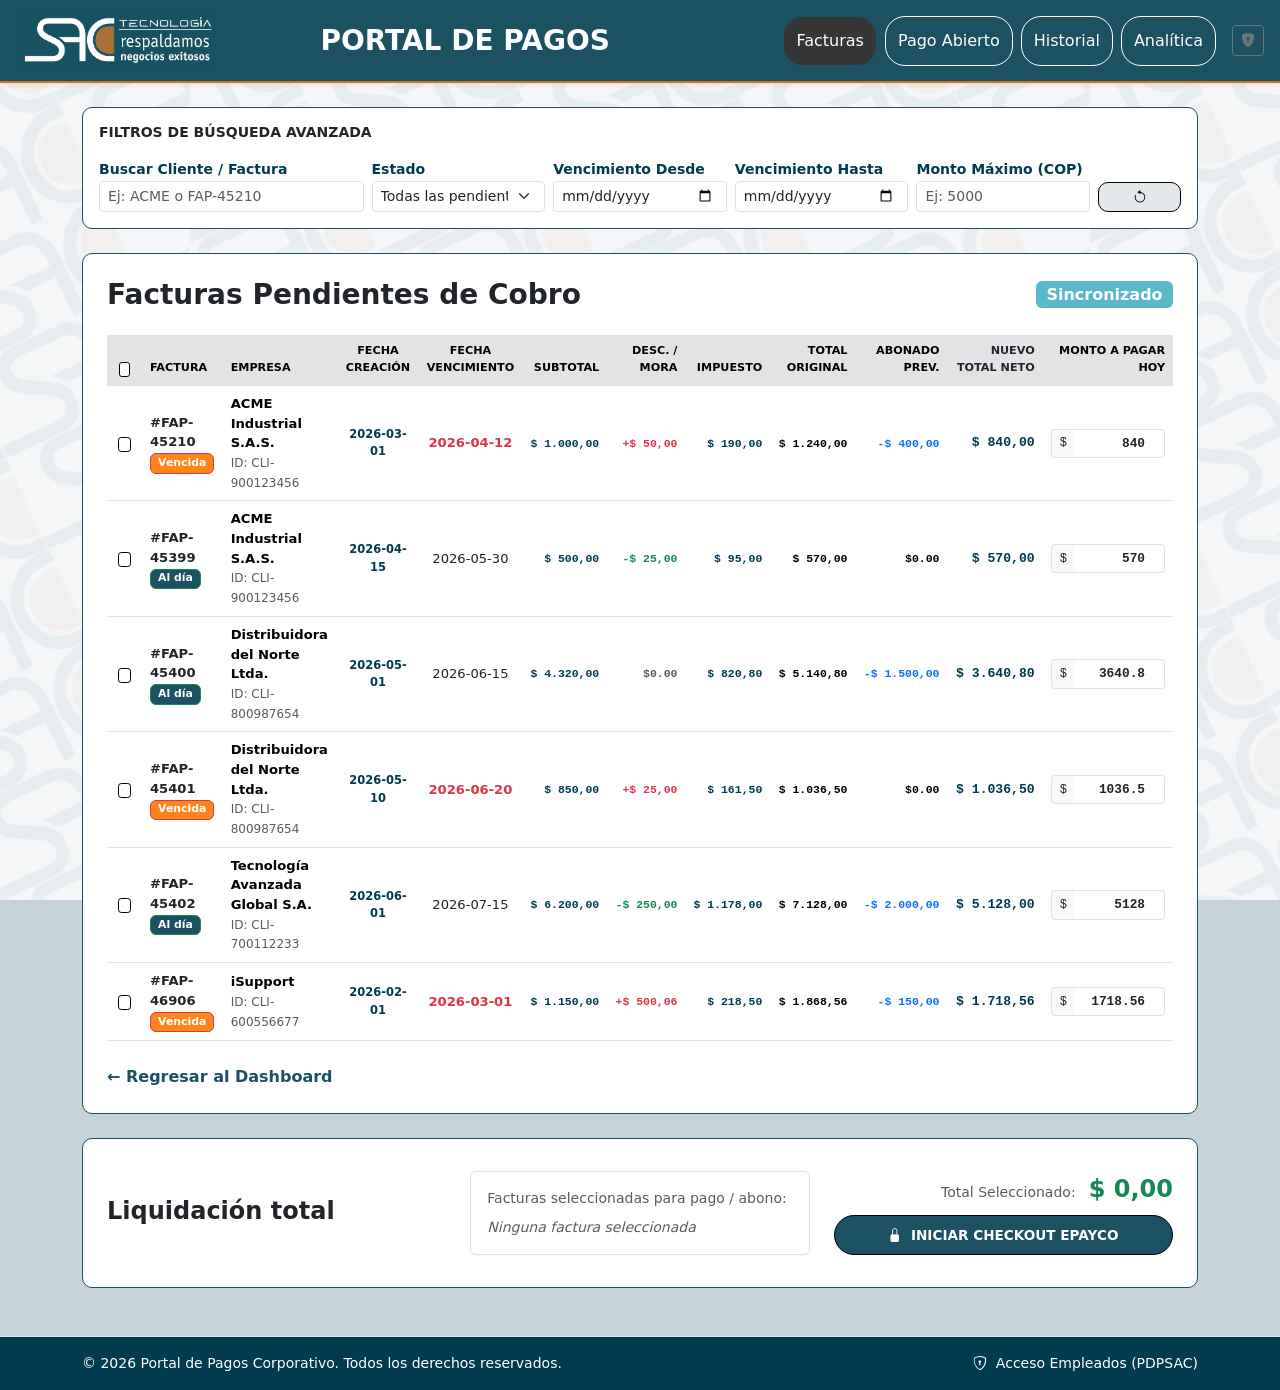
<file: vistas/facturas.html>
<!DOCTYPE html>
<html lang="es">
<head>
    <meta charset="UTF-8">
    <meta name="viewport" content="width=device-width, initial-scale=1.0">
    <title>PORTAL DE PAGOS - FACTURAS</title>
    <link href="https://cdn.jsdelivr.net/npm/bootstrap@5.3.3/dist/css/bootstrap.min.css" rel="stylesheet">
    <link rel="stylesheet" href="https://cdn.jsdelivr.net/npm/bootstrap-icons@1.11.3/font/bootstrap-icons.min.css">
    <link rel="stylesheet" href="../style.css">
</head>
<body> 
    
    
<!-- NAVBAR RESPONSIVE -->
<nav class="navbar navbar-expand-lg NAVBAR shadow-sm py-2"> 
  <div class="container-fluid px-3">
    <a class="navbar-brand d-flex align-items-center me-auto me-lg-0" href="../index.html">
       <img src="../multimedia/LOGO1.png" alt="Logo SAC" class="LOGO1">
    </a>

    <button class="navbar-toggler border-0" type="button" data-bs-toggle="collapse" data-bs-target="#navbarContenido" aria-controls="navbarContenido" aria-expanded="false" aria-label="Toggle navigation">
      <span class="navbar-toggler-icon"></span>
    </button>

    <div class="d-none d-lg-block text-center flex-grow-1">
      <span class="navbar-text fs-3 fw-bold text-uppercase tracking-wider TITULOPAG">
        Portal de pagos
      </span>
    </div>

    <div class="collapse navbar-collapse justify-content-end" id="navbarContenido">
      <div class="d-flex flex-column flex-lg-row align-items-stretch align-items-lg-center gap-2 mt-3 mt-lg-0">
        <a href="facturas.html" class="btn BOTON1 w-lg-auto"><span>Facturas</span></a>
        <a href="pago-abierto.html" class="btn BOTON2 w-lg-auto"><span>Pago Abierto</span></a>
        <a href="historial.html" class="btn BOTON2 w-lg-auto"><span>Historial</span></a>
        <a href="analitica.html" class="btn BOTON2 w-lg-auto"><span>Analítica</span></a>
        
        <a href="../PDP2SAC/index.html" class="btn btn-sm btn-outline-secondary ms-0 ms-lg-2 mt-2 mt-lg-0 align-self-start align-self-lg-center" title="Acceso a Gestión Interna">
          <i class="bi bi-shield-lock-fill me-1 me-lg-0"></i>
          <span class="d-lg-none">Acceso Empleados</span>
        </a>
      </div>
    </div>
  </div>
</nav>



<div class="container mt-4">
    <!-- FILTROS DE BÚSQUEDA -->
    <div class="card CARD p-3 shadow-sm bg-white mb-4">
        <h6 class="fw-bold text-dark text-uppercase small mb-3">Filtros de Búsqueda Avanzada</h6>
        <div class="row g-2">
            <div class="col-md-3">
                <label class="small fw-semibold">Buscar Cliente / Factura</label>
                <input type="text" id="filtro-buscar-txt" class="form-control form-select-sm" placeholder="Ej: ACME o FAP-45210">
            </div>
            <div class="col-md-2">
                <label class="small fw-semibold">Estado</label>
                <select id="filtro-estado" class="form-select form-select-sm">
                    <option value="todas">Todas las pendientes/vencidas</option>
                    <option value="pendiente">Solo Pendientes (Al día)</option>
                    <option value="vencida">Solo Vencidas</option>
                </select>
            </div>
            <div class="col-md-2">
                <label class="small fw-semibold">Vencimiento Desde</label>
                <input type="date" id="filtro-fecha-desde" class="form-control form-select-sm">
            </div>
            <div class="col-md-2">
                <label class="small fw-semibold">Vencimiento Hasta</label>
                <input type="date" id="filtro-fecha-hasta" class="form-control form-select-sm">
            </div>
            <div class="col-md-2">
                <label class="small fw-semibold">Monto Máximo (COP)</label>
                <input type="number" id="filtro-monto" class="form-control form-select-sm" placeholder="Ej: 5000">
            </div>
            <div class="col-md-1 d-flex align-items-end">
                <button id="btn-limpiar" class="btn BOTON11 btn-sm btn-secondary w-100" title="Limpiar Filtros"><i class="bi bi-arrow-counterclockwise"></i></button>
            </div>
        </div>
    </div>

    <!-- SECCIÓN TABLA DE FACTURAS -->
    <div class="row g-4">
        <div class="col-12">
            <div class="card CARD p-4 shadow-sm bg-white">
                <h3 class="fw-bold text-dark mb-4 d-flex justify-content-between align-items-center">
                    <span>Facturas Pendientes de Cobro</span>
                    <span class="badge fs-6" style="background-color: #59b8ca ;">Sincronizado</span>
                </h3>
                
                <div class="table-responsive">
                    <table class="table table-hover align-middle mb-0" style="font-size: 0.82rem;">
                        <thead class="table-secondary text-uppercase text-secondary fw-bold border-bottom" style="font-size: 0.7rem;">
                            <tr>
                                <th scope="col" class="text-center" style="width: 35px;">
                                    <input type="checkbox" id="chk-seleccionar-todas" class="form-check-input BOTON5" title="Seleccionar/Deseleccionar todas">
                                </th>
                                <th scope="col">Factura</th>
                                <th scope="col">Empresa</th>
                                <th scope="col" class="text-center">Fecha Creación</th>
                                <th scope="col" class="text-center">Fecha Vencimiento</th>
                                <th scope="col" class="text-end">Subtotal</th>
                                <th scope="col" class="text-end">Desc. / Mora</th>
                                <th scope="col" class="text-end">Impuesto</th>
                                <th scope="col" class="text-end">Total Original</th>
                                <th scope="col" class="text-end">Abonado Prev.</th>
                                <th scope="col" class="text-end fw-bold text-dark">Nuevo Total Neto</th>
                                <th scope="col" class="text-end" style="min-width: 130px;">Monto a Pagar Hoy</th>
                            </tr>
                        </thead>
                        <tbody id="contenedor-facturas">
                            <!-- Filas (tr) inyectadas por JS -->
                        </tbody>
                    </table>
                </div>

                <div class="mt-4"><a href="../index.html" class="text-decoration-none fw-semibold" style="color: #1C5163;">← Regresar al Dashboard</a></div>
            </div>
        </div>

        <!-- SECCIÓN DE LIQUIDACIÓN TOTAL -->
        <div class="col-12 mb-5">
            <div class="card CARD p-4 shadow-sm bg-light">
                <div class="row align-items-center">
                    <div class="col-md-4">
                        <h4 class="fw-bold text-dark mb-1">Liquidación total</h4>
                    </div>
                    <div class="col-md-4 py-2">
                        <div class="bg-white p-3 rounded shadow-xs border">
                            <span class="text-muted small d-block mb-2">Facturas seleccionadas para pago / abono:</span>
                            <div id="desglose-seleccionados" class="facturas-seleccionadas-container">
                                <span class="text-muted small fst-italic">Ninguna factura seleccionada</span>
                            </div>
                        </div>
                    </div>
                    <div class="col-md-4 text-end">
                        <div class="mb-2">
                            <span class="text-muted small me-2">Total Seleccionado:</span>
                            <span id="total-liquidacion" class="fw-bold fs-4 text-success">$0.00</span>
                        </div>
                        <button type="button" class="btn BOTON4 w-100 py-2 fw-bold text-uppercase" style="font-size: 0.85rem;">
                            <i class="bi bi-lock-fill me-1"></i> Iniciar Checkout ePayco
                        </button>
                    </div>
                </div>
            </div>
        </div>
    </div>
</div>

<script src="https://cdn.jsdelivr.net/npm/bootstrap@5.3.3/dist/js/bootstrap.bundle.min.js"></script>
<script src="data.js"></script>
<script>
    document.addEventListener("DOMContentLoaded", function() {
        const contenedor = document.getElementById("contenedor-facturas");
        const totalLiqElement = document.getElementById("total-liquidacion");
        const desgloseElement = document.getElementById("desglose-seleccionados");
        const chkSeleccionarTodas = document.getElementById("chk-seleccionar-todas");

        const filtroBuscarTxt = document.getElementById("filtro-buscar-txt");
        const filtroEstado = document.getElementById("filtro-estado");
        const filtroMonto = document.getElementById("filtro-monto");
        const filtroFechaDesde = document.getElementById("filtro-fecha-desde");
        const filtroFechaHasta = document.getElementById("filtro-fecha-hasta");
        const btnLimpiar = document.getElementById("btn-limpiar");

        let seleccionadas = [];
        let abonosPersonalizados = {};

        // --- LECTURA DEL PARÁMETRO URL DESDE EL DASHBOARD ---
        const urlParams = new URLSearchParams(window.location.search);
        let estadoUrl = urlParams.get('estado');

        if (estadoUrl) {
            if (estadoUrl === 'pendientes') estadoUrl = 'pendiente';
            if (estadoUrl === 'vencidas') estadoUrl = 'vencida';
            
            if (['todas', 'pendiente', 'vencida'].includes(estadoUrl)) {
                filtroEstado.value = estadoUrl;
            }
        }

        function renderizarFacturas() {
            contenedor.innerHTML = "";
            let facturasFiltradas = FACTURAS_DB.filter(f => f.estado !== "pagada");

            const txt = filtroBuscarTxt.value.trim().toUpperCase();
            if (txt) {
                facturasFiltradas = facturasFiltradas.filter(f => 
                    (f.id && f.id.toUpperCase().includes(txt)) ||
                    (f.clienteId && f.clienteId.toUpperCase().includes(txt)) ||
                    (f.clienteNombre && f.clienteNombre.toUpperCase().includes(txt))
                );
            }

            if (filtroEstado.value !== "todas") {
                facturasFiltradas = facturasFiltradas.filter(f => f.estado === filtroEstado.value);
            }

            if (filtroMonto.value) {
                const maxMonto = parseFloat(filtroMonto.value);
                facturasFiltradas = facturasFiltradas.filter(f => {
                    const totalNetoRestante = (f.base + (f.impuesto || 0) + f.mora - f.descuento) - (f.abonado || 0);
                    return totalNetoRestante <= maxMonto;
                });
            }

            if (filtroFechaDesde.value) {
                facturasFiltradas = facturasFiltradas.filter(f => f.fechaVencimiento >= filtroFechaDesde.value);
            }

            if (filtroFechaHasta.value) {
                facturasFiltradas = facturasFiltradas.filter(f => f.fechaVencimiento <= filtroFechaHasta.value);
            }

            if (facturasFiltradas.length === 0) {
                contenedor.innerHTML = `
                    <tr>
                        <td colspan="12" class="text-center py-5 text-muted">
                            <i class="bi bi-inbox fs-3 d-block mb-2"></i>
                            No se encontraron facturas con los filtros seleccionados.
                        </td>
                    </tr>`;
                actualizarLiquidacion();
                return;
            }

            facturasFiltradas.forEach(f => {
                const subtotal = f.base || 0;
                const impuesto = f.impuesto || 0;
                const mora = f.mora || 0;
                const descuento = f.descuento || 0;
                const abonadoPrevio = f.abonado || 0;

                const totalFacturaBruto = subtotal + impuesto + mora - descuento;
                const nuevoTotalNeto = totalFacturaBruto - abonadoPrevio;

                // Sugerir el saldo pendiente completo como abono inicial
                if (abonosPersonalizados[f.id] === undefined) {
                    abonosPersonalizados[f.id] = nuevoTotalNeto;
                }

                const esVencida = f.estado === "vencida";
                const isChecked = seleccionadas.includes(f.id) ? "checked" : "";

                const html = `
                    <tr>
                        <!-- 1. Botón de Selección -->
                        <td class="text-center">
                            <input type="checkbox" class="form-check-input BOTON5 chk-factura" data-id="${f.id}" ${isChecked}>
                        </td>

                        <!-- 2. Factura -->
                        <td>
                            <div class="d-flex flex-column">
                                <span class="fw-bold text-dark">#${f.id}</span>
                                <div>
                                    ${esVencida 
                                        ? `<span class="badge border border-danger" style="font-size:0.68rem; background-color: #ff851b;">Vencida</span>` 
                                        : `<span class="badge border border-success" style="font-size:0.68rem; background-color: #1C5163;">Al día</span>`
                                    }
                                </div>
                            </div>
                        </td>

                        <!-- 3. Empresa -->
                        <td>
                            <span class="fw-semibold d-block">${f.clienteNombre || 'Cliente'}</span>
                            <small class="text-muted" style="font-size:0.75rem;">ID: ${f.clienteId || 'N/A'}</small>
                        </td>

                        <!-- 4. Fecha de Creación -->
                        <td class="text-center small" style="color: #003B4F; font-weight: bold;">
                            ${f.fechaCreacion || 'N/A'}
                        </td>

                        <!-- 5. Fecha de Vencimiento -->
                        <td class="text-center small; font-weight: bold;">
                            <span class="${esVencida ? 'text-danger fw-semibold' : 'text-dark'}">
                                ${f.fechaVencimiento}
                            </span>
                        </td>

                        <!-- 6. Subtotal -->
                        <td class="text-end small font-monospace" style="color: #003B4F; font-weight: bold;">
                            ${formatearCOP(subtotal)}
                        </td>

                        <!-- 7. Descuento / Mora -->
                        <td class="text-end small font-monospace" style="font-weight: bold;">
                            ${mora > 0 ? `<span class="text-danger d-block">+${formatearCOP(mora)}</span>` : ''}
                            ${descuento > 0 ? `<span class="text-success d-block">-${formatearCOP(descuento)}</span>` : ''}
                            ${mora === 0 && descuento === 0 ? `<span class="text-muted">$0.00</span>` : ''}
                        </td>

                        <!-- 8. Impuesto -->
                        <td class="text-end  small font-monospace" style="color: #003B4F; font-weight: bold;">
                            ${formatearCOP(impuesto)}
                        </td>

                        <!-- 9. Total Original -->
                        <td class="text-end small font-monospace" style="font-weight: bold;">
                            ${formatearCOP(totalFacturaBruto)}
                        </td>

                        <!-- 10. Abonos Previos -->
                        <td class="text-end small font-monospace" style="font-weight: bold;">
                            ${abonadoPrevio > 0 
                                ? `<span class="text-primary fw-semibold">-${formatearCOP(abonadoPrevio)}</span>` 
                                : `<span class="" >$0.00</span>`
                            }
                        </td>

                        <!-- 11. Nuevo Total Neto (Saldo Restante) -->
                        <td class="text-end font-monospace" style="color: #003B4F; font-weight: bold;>
                            <span class="fw-bold text-dark fs-6">${formatearCOP(nuevoTotalNeto)}</span>
                        </td>

                        <!-- 12. Input Monto a Pagar Hoy (Editable) -->
                        <td class="text-end">
                            <div class="input-group input-group-sm ms-auto" style="max-width: 125px;">
                                <span class="input-group-text bg-light border-end-0 font-monospace" style="font-size: 0.75rem;">$</span>
                                <input type="number" 
                                       class="form-control text-end fw-bold input-abono font-monospace border-start-0 px-1" 
                                       data-id="${f.id}" 
                                       data-max="${nuevoTotalNeto}" 
                                       value="${abonosPersonalizados[f.id]}" 
                                       min="1" 
                                       step="1" 
                                       style="font-size: 0.8rem;"
                                       placeholder="Monto">
                            </div>
                        </td>
                    </tr>
                `;
                contenedor.insertAdjacentHTML('beforeend', html);
            });

            // Evento individual por Checkbox
            document.querySelectorAll(".chk-factura").forEach(checkbox => {
                checkbox.addEventListener("change", function() {
                    const id = this.getAttribute("data-id");
                    if (this.checked) {
                        if (!seleccionadas.includes(id)) seleccionadas.push(id);
                    } else {
                        seleccionadas = seleccionadas.filter(item => item !== id);
                    }
                    actualizarLiquidacion();
                });
            });

            // Evento de edición de Abono Hoy
            document.querySelectorAll(".input-abono").forEach(input => {
                input.addEventListener("input", function() {
                    const id = this.getAttribute("data-id");
                    const max = parseFloat(this.getAttribute("data-max"));
                    let val = parseFloat(this.value) || 0;

                    // Validación: No permitir abonos superiores al Nuevo Total Neto
                    if (val > max) {
                        val = max;
                        this.value = max;
                    }

                    abonosPersonalizados[id] = val;

                    const chkAsociado = document.querySelector(`.chk-factura[data-id="${id}"]`);
                    if (chkAsociado && !chkAsociado.checked && val > 0) {
                        chkAsociado.checked = true;
                        if (!seleccionadas.includes(id)) seleccionadas.push(id);
                    }

                    actualizarLiquidacion();
                });
            });

            actualizarLiquidacion();
        }

        // Selección masiva (Checkbox Header)
        if (chkSeleccionarTodas) {
            chkSeleccionarTodas.addEventListener("change", function() {
                const visibleCheckboxes = document.querySelectorAll(".chk-factura");
                visibleCheckboxes.forEach(chk => {
                    const id = chk.getAttribute("data-id");
                    chk.checked = this.checked;
                    if (this.checked) {
                        if (!seleccionadas.includes(id)) seleccionadas.push(id);
                    } else {
                        seleccionadas = seleccionadas.filter(item => item !== id);
                    }
                });
                actualizarLiquidacion();
            });
        }

        function actualizarLiquidacion() {
            let totalGeneral = 0;
            let facturasDetalle = [];

            FACTURAS_DB.forEach(f => {
                if (seleccionadas.includes(f.id)) {
                    const totalNetoRestante = (f.base + (f.impuesto || 0) + f.mora - f.descuento) - (f.abonado || 0);
                    const montoAbonar = abonosPersonalizados[f.id] !== undefined ? abonosPersonalizados[f.id] : totalNetoRestante;
                    
                    totalGeneral += montoAbonar;

                    facturasDetalle.push({
                        id: f.id,
                        monto: montoAbonar
                    });
                }
            });

            totalLiqElement.innerText = formatearCOP(totalGeneral);
            
            if (facturasDetalle.length > 0) {
                desgloseElement.innerHTML = facturasDetalle.map(item => `
                    <div class="factura-box d-inline-flex align-items-center gap-1 bg-white border rounded px-2 py-1 me-1 mb-1 shadow-xs">
                        <span class="fw-bold">#${item.id}:</span>
                        <span class="text-success fw-semibold font-monospace">${formatearCOP(item.monto)}</span>
                    </div>
                `).join("");
            } else {
                desgloseElement.innerHTML = '<span class="text-muted small fst-italic">Ninguna factura seleccionada</span>';
            }
        }

        filtroBuscarTxt.addEventListener("input", renderizarFacturas);
        filtroEstado.addEventListener("change", renderizarFacturas);
        filtroMonto.addEventListener("input", renderizarFacturas);
        filtroFechaDesde.addEventListener("change", renderizarFacturas);
        filtroFechaHasta.addEventListener("change", renderizarFacturas);

        btnLimpiar.addEventListener("click", () => {
            filtroBuscarTxt.value = "";
            filtroEstado.value = "todas";
            filtroMonto.value = "";
            filtroFechaDesde.value = "";
            filtroFechaHasta.value = "";
            if (chkSeleccionarTodas) chkSeleccionarTodas.checked = false;
            renderizarFacturas();
        });

        renderizarFacturas();
    });
</script>

<footer class="border-top py-3 text-center small">
    <div class="container d-flex justify-content-between align-items-center">
        <span>© 2026 Portal de Pagos Corporativo. Todos los derechos reservados.</span>
        <a href="PDPSAC/index.html" class="text-decoration-none">
            <i class="bi bi-shield-lock me-1"></i> Acceso Empleados (PDPSAC)
        </a>
    </div>
</footer>
</body>
</html>
</file>
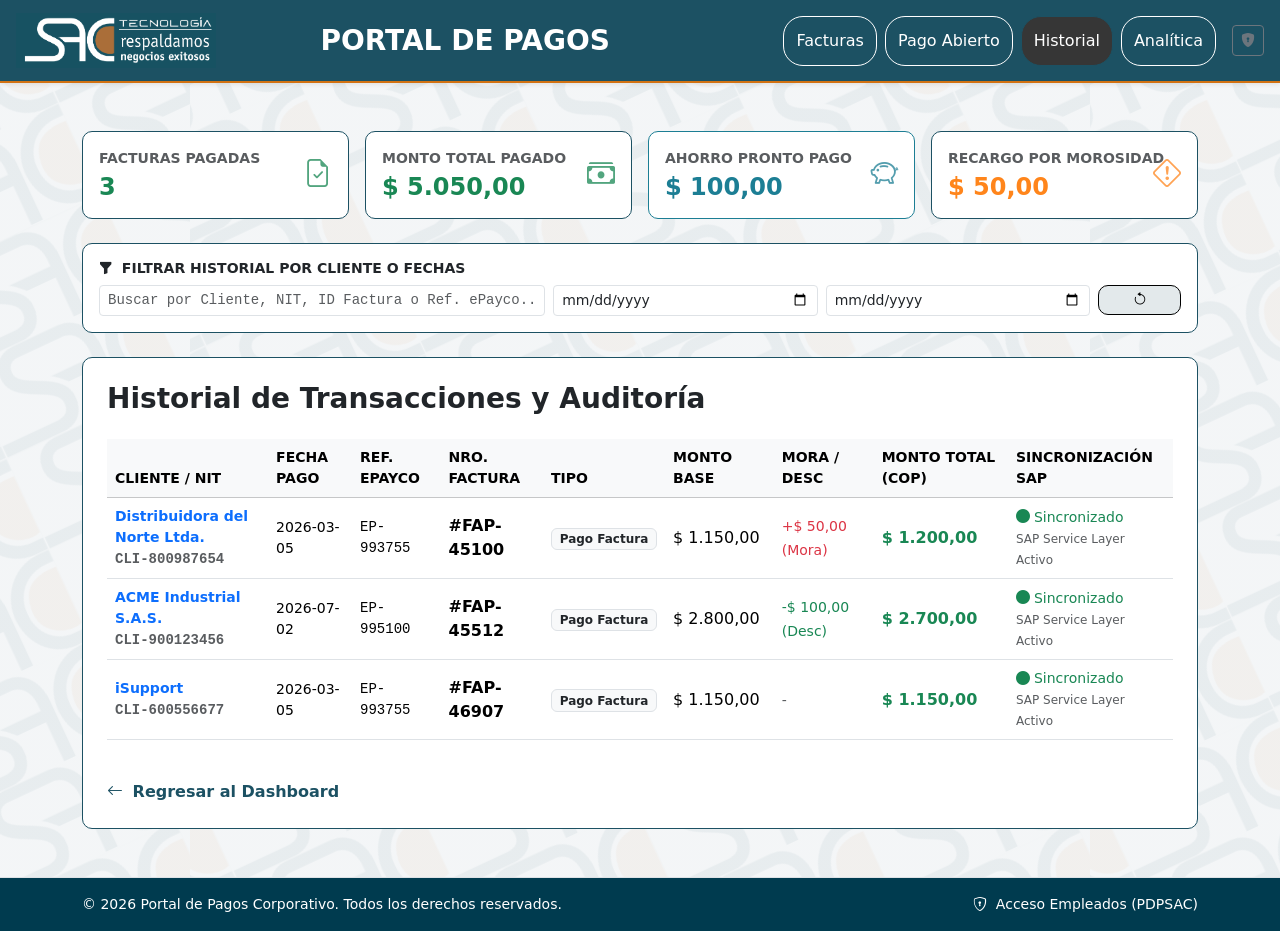
<file: vistas/historial.html>
<!DOCTYPE html>
<html lang="es">
<head>
    <meta charset="UTF-8">
    <meta name="viewport" content="width=device-width, initial-scale=1.0">
    <title>PORTAL DE PAGOS - HISTORIAL</title>
    <link href="https://cdn.jsdelivr.net/npm/bootstrap@5.3.3/dist/css/bootstrap.min.css" rel="stylesheet">
    <link rel="stylesheet" href="https://cdn.jsdelivr.net/npm/bootstrap-icons@1.11.3/font/bootstrap-icons.min.css">
    <link rel="stylesheet" href="../style.css">
</head>
<body> 
    


<!-- NAVBAR RESPONSIVE -->
<nav class="navbar navbar-expand-lg NAVBAR shadow-sm py-2"> 
  <div class="container-fluid px-3">
    <a class="navbar-brand d-flex align-items-center me-auto me-lg-0" href="../index.html">
       <img src="../multimedia/LOGO1.png" alt="Logo SAC" class="LOGO1">
    </a>

    <button class="navbar-toggler border-0" type="button" data-bs-toggle="collapse" data-bs-target="#navbarContenido" aria-controls="navbarContenido" aria-expanded="false" aria-label="Toggle navigation">
      <span class="navbar-toggler-icon"></span>
    </button>

    <div class="d-none d-lg-block text-center flex-grow-1">
      <span class="navbar-text fs-3 fw-bold text-uppercase tracking-wider TITULOPAG">
        Portal de pagos
      </span>
    </div>

    <div class="collapse navbar-collapse justify-content-end" id="navbarContenido">
      <div class="d-flex flex-column flex-lg-row align-items-stretch align-items-lg-center gap-2 mt-3 mt-lg-0">
        <a href="facturas.html" class="btn BOTON2 w-lg-auto"><span>Facturas</span></a>
        <a href="pago-abierto.html" class="btn BOTON2 w-lg-auto"><span>Pago Abierto</span></a>
        <a href="historial.html" class="btn BOTON1 w-lg-auto"><span>Historial</span></a>
        <a href="analitica.html" class="btn BOTON2 w-lg-auto"><span>Analítica</span></a>
        
        <a href="../PDP2SAC/index.html" class="btn btn-sm btn-outline-secondary ms-0 ms-lg-2 mt-2 mt-lg-0 align-self-start align-self-lg-center" title="Acceso a Gestión Interna">
          <i class="bi bi-shield-lock-fill me-1 me-lg-0"></i>
          <span class="d-lg-none">Acceso Empleados</span>
        </a>
      </div>
    </div>
  </div>
</nav>



<div class="container mt-5">

<!-- Tarjetas de auditoría / resumen de pagos -->
<div class="row g-3 mb-4">
    <!-- Facturas Pagadas -->
    <div class="col-md-3">
        <div class="card CARD p-3 shadow-sm text-start bg-white border-bottom border-success border-4 position-relative">
            <div>
                <span class="small text-uppercase fw-bold text-muted d-block">Facturas Pagadas</span>
                <h4 id="audit-cant-pagadas" class="fw-bold text-success mt-1 mb-0">0</h4>
            </div>
            <!-- Ícono de factura completada -->
            <i class="bi bi-file-earmark-check position-absolute top-50 end-0 translate-middle-y me-3 fs-3 text-success opacity-75"></i>
        </div>
    </div>

    <!-- Monto Total Pagado -->
    <div class="col-md-3">
        <div class="card CARD p-3 shadow-sm text-start bg-white border-bottom border-success border-4 position-relative">
            <div>
                <span class="small text-uppercase fw-bold text-muted d-block">Monto Total Pagado</span>
                <h4 id="audit-monto-pagado" class="fw-bold text-success mt-1 mb-0">$0.00</h4>
            </div>
            <!-- Ícono de dinero / flujo de efectivo -->
            <i class="bi bi-cash-stack position-absolute top-50 end-0 translate-middle-y me-3 fs-3 text-success opacity-75"></i>
        </div>
    </div>

    <!-- Ahorro Pronto Pago -->
    <div class="col-md-3">
        <div class="card CARD p-3 shadow-sm text-start bg-white border-bottom border-4 position-relative" style="border-color: #1c7e94 !important;">
            <div>
                <span class="small text-uppercase fw-bold text-muted d-block">Ahorro Pronto Pago</span>
                <h4 id="audit-ahorro" class="fw-bold mt-1 mb-0" style="color: #1c7e94;">$0.00</h4>
            </div>
            <!-- Ícono de alcancía / descuento -->
            <i class="bi bi-piggy-bank position-absolute top-50 end-0 translate-middle-y me-3 fs-3 opacity-75" style="color: #1c7e94;"></i>
        </div>
    </div>

    <!-- Recargo por Morosidad -->
    <div class="col-md-3">
        <div class="card CARD p-3 shadow-sm text-start bg-white border-bottom border-danger border-4 position-relative">
            <div>
                <span class="small text-uppercase fw-bold text-muted d-block">Recargo por Morosidad</span>
                <h4 id="audit-mora" class="fw-bold mt-1 mb-0" style="color: #ff851b;">$0.00</h4>
            </div>
            <!-- Ícono de alerta / penalización -->
            <i class="bi bi-exclamation-diamond position-absolute top-50 end-0 translate-middle-y me-3 fs-3 opacity-75" style="color: #ff851b;"></i>
        </div>
    </div>
</div>

    <!-- TARJETA FILTROS MULTICRITERIO -->
    <div class="card CARD p-3 shadow-sm bg-white mb-4">
        <h6 class="fw-bold text-dark text-uppercase small mb-2"><i class="bi bi-funnel-fill me-1"></i> Filtrar Historial por Cliente o Fechas</h6>
        <div class="row g-2">
            <div class="col-md-5">
                <input type="text" id="filtro-hist-buscar" class="form-control form-control-sm font-monospace" placeholder="Buscar por Cliente, NIT, ID Factura o Ref. ePayco...">
            </div>
            <div class="col-md-3">
                <input type="date" id="filtro-hist-desde" class="form-control form-control-sm" title="Pago Desde">
            </div>
            <div class="col-md-3">
                <input type="date" id="filtro-hist-hasta" class="form-control form-control-sm" title="Pago Hasta">
            </div>
            <div class="col-md-1">
                <button id="btn-limpiar-hist" class="btn BOTON11 btn-sm btn-secondary w-100"><i class="bi bi-arrow-counterclockwise"></i></button>
            </div>
        </div>
    </div>

    <div class="card CARD p-4 shadow-sm bg-white mb-5">
        <h3 class="fw-bold text-dark mb-4">Historial de Transacciones y Auditoría</h3>
        
        <div class="table-responsive">
            <table class="table table-hover align-middle">
                <thead class="table-light text-secondary small text-uppercase">
                    <tr>
                        <th>Cliente / NIT</th>
                        <th>Fecha Pago</th>
                        <th>Ref. ePayco</th>
                        <th>Nro. Factura</th>
                        <th>Tipo</th>
                        <th>Monto Base</th>
                        <th>Mora / Desc</th>
                        <th>Monto Total (COP)</th>
                        <th>Sincronización SAP</th>
                    </tr>
                </thead>
                <tbody id="tabla-historial-body" class="text-dark"></tbody>
            </table>
        </div>

        <div class="mt-4">
            <a href="../index.html" class="text-decoration-none fw-semibold" style="color: #1C5163;">
                <i class="bi bi-arrow-left me-1"></i> Regresar al Dashboard
            </a>
        </div>
    </div>
</div>

<script src="https://cdn.jsdelivr.net/npm/bootstrap@5.3.3/dist/js/bootstrap.bundle.min.js"></script>
<script src="data.js"></script>
<script>
    document.addEventListener("DOMContentLoaded", function() {
        renderizarHistorial();

        document.getElementById("filtro-hist-buscar").addEventListener("input", renderizarHistorial);
        document.getElementById("filtro-hist-desde").addEventListener("change", renderizarHistorial);
        document.getElementById("filtro-hist-hasta").addEventListener("change", renderizarHistorial);
        
        document.getElementById("btn-limpiar-hist").addEventListener("click", function() {
            document.getElementById("filtro-hist-buscar").value = "";
            document.getElementById("filtro-hist-desde").value = "";
            document.getElementById("filtro-hist-hasta").value = "";
            renderizarHistorial();
        });
    });

    function renderizarHistorial() {
        const txt = document.getElementById("filtro-hist-buscar").value.trim().toUpperCase();
        const fDesde = document.getElementById("filtro-hist-desde").value;
        const fHasta = document.getElementById("filtro-hist-hasta").value;

        const pagadas = FACTURAS_DB.filter(f => {
            if (f.estado !== "pagada") return false;

            let cumpleTxt = true;
            if (txt) {
                cumpleTxt = (f.id && f.id.toUpperCase().includes(txt)) ||
                            (f.refEpayco && f.refEpayco.toUpperCase().includes(txt)) ||
                            (f.clienteId && f.clienteId.toUpperCase().includes(txt)) ||
                            (f.clienteNombre && f.clienteNombre.toUpperCase().includes(txt));
            }

            let cumpleDesde = fDesde ? f.fechaPago >= fDesde : true;
            let cumpleHasta = fHasta ? f.fechaPago <= fHasta : true;

            return cumpleTxt && cumpleDesde && cumpleHasta;
        });

        // Recalcular métricas para los pagos filtrados
        let totalSuma = 0, ahorro = 0, mora = 0;
        pagadas.forEach(f => {
            totalSuma += (f.base + f.mora - f.descuento);
            ahorro += f.descuento;
            mora += f.mora;
        });

        document.getElementById("audit-cant-pagadas").innerText = pagadas.length;
        document.getElementById("audit-monto-pagado").innerText = formatearCOP(totalSuma);
        document.getElementById("audit-ahorro").innerText = formatearCOP(ahorro);
        document.getElementById("audit-mora").innerText = formatearCOP(mora);

        const tbody = document.getElementById("tabla-historial-body");
        tbody.innerHTML = "";

        if(pagadas.length === 0) {
            tbody.innerHTML = `<tr><td colspan="9" class="text-center py-4 text-muted">No se registran pagos con los filtros seleccionados.</td></tr>`;
            return;
        }

        pagadas.forEach(f => {
            const total = f.base + f.mora - f.descuento;
            let detMoraDesc = `<span class="text-muted small">-</span>`;
            if (f.mora > 0) detMoraDesc = `<span class="text-danger small">+${formatearCOP(f.mora)} (Mora)</span>`;
            if (f.descuento > 0) detMoraDesc = `<span class="text-success small">-${formatearCOP(f.descuento)} (Desc)</span>`;

            const filaHTML = `
                <tr>
                    <td class="small fw-semibold text-primary">
                        ${f.clienteNombre || 'ACME S.A.S.'}<br>
                        <span class="text-muted font-monospace font-xs">${f.clienteId || 'CLI-900123456'}</span>
                    </td>
                    <td class="small">${f.fechaPago}</td>
                    <td class="font-monospace small">${f.refEpayco || 'N/A'}</td>
                    <td class="fw-bold">#${f.id}</td>
                    <td><span class="badge bg-light text-dark border">${f.tipo}</span></td>
                    <td>${formatearCOP(f.base)}</td>
                    <td>${detMoraDesc}</td>
                    <td class="fw-bold text-success">${formatearCOP(total)}</td>
                    <td>
                        <div class="small text-muted">
                            <span class="text-success"><i class="bi bi-circle-fill font-xs me-1"></i>Sincronizado</span><br>
                            <span style="font-size: 0.75rem;">SAP Service Layer Activo</span>
                        </div>
                    </td>
                </tr>
            `;
            tbody.insertAdjacentHTML('beforeend', filaHTML);
        });
    }
</script>

<!-- FOOTER CON ACCESO INTERNO SECUNDARIO -->
<footer class="border-top py-3 text-center small">
    <div class="container d-flex justify-content-between align-items-center">
        <span>© 2026 Portal de Pagos Corporativo. Todos los derechos reservados.</span>
        <a href="PDPSAC/index.html" class="text-decoration-none">
            <i class="bi bi-shield-lock me-1"></i> Acceso Empleados (PDPSAC)
        </a>
    </div>
</footer>
</body>
</html>
</file>
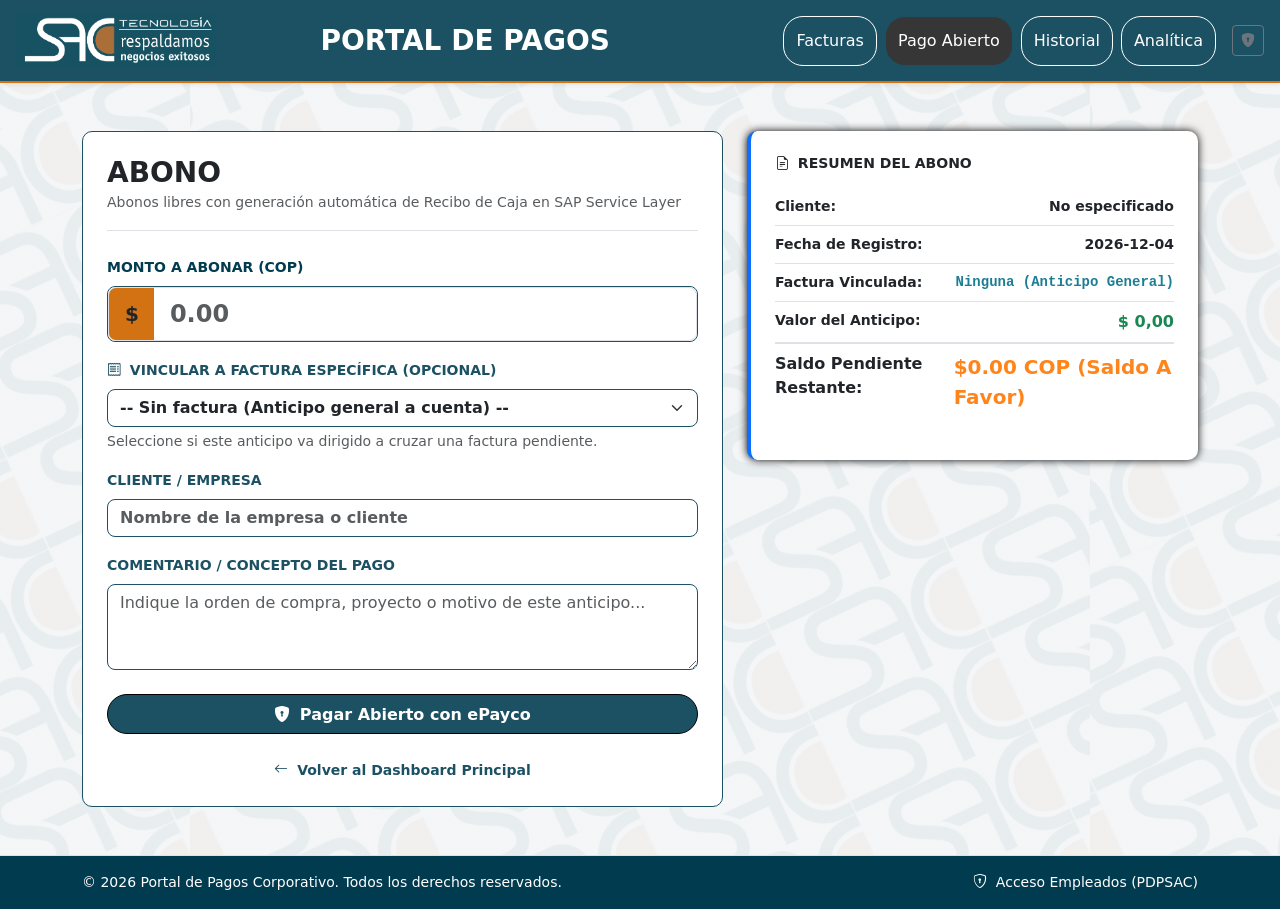
<file: vistas/pago-abierto.html>
<!DOCTYPE html>
<html lang="es">
<head>
    <meta charset="UTF-8">
    <meta name="viewport" content="width=device-width, initial-scale=1.0">
    <title>PORTAL DE PAGOS - PAGO ABIERTO</title>
    <link href="https://cdn.jsdelivr.net/npm/bootstrap@5.3.3/dist/css/bootstrap.min.css" rel="stylesheet">
    <link rel="stylesheet" href="https://cdn.jsdelivr.net/npm/bootstrap-icons@1.11.3/font/bootstrap-icons.min.css">
    <link rel="stylesheet" href="../style.css">
</head>
<body>
    

<!-- NAVBAR RESPONSIVE -->
<nav class="navbar navbar-expand-lg NAVBAR shadow-sm py-2"> 
  <div class="container-fluid px-3">
    <a class="navbar-brand d-flex align-items-center me-auto me-lg-0" href="../index.html">
       <img src="../multimedia/LOGO1.png" alt="Logo SAC" class="LOGO1">
    </a>

    <button class="navbar-toggler border-0" type="button" data-bs-toggle="collapse" data-bs-target="#navbarContenido" aria-controls="navbarContenido" aria-expanded="false" aria-label="Toggle navigation">
      <span class="navbar-toggler-icon"></span>
    </button>

    <div class="d-none d-lg-block text-center flex-grow-1">
      <span class="navbar-text fs-3 fw-bold text-uppercase tracking-wider TITULOPAG">
        Portal de pagos
      </span>
    </div>

    <div class="collapse navbar-collapse justify-content-end" id="navbarContenido">
      <div class="d-flex flex-column flex-lg-row align-items-stretch align-items-lg-center gap-2 mt-3 mt-lg-0">
        <a href="facturas.html" class="btn BOTON2 w-lg-auto"><span>Facturas</span></a>
        <a href="pago-abierto.html" class="btn BOTON1 w-lg-auto"><span>Pago Abierto</span></a>
        <a href="historial.html" class="btn BOTON2 w-lg-auto"><span>Historial</span></a>
        <a href="analitica.html" class="btn BOTON2 w-lg-auto"><span>Analítica</span></a>
        
        <a href="../PDP2SAC/index.html" class="btn btn-sm btn-outline-secondary ms-0 ms-lg-2 mt-2 mt-lg-0 align-self-start align-self-lg-center" title="Acceso a Gestión Interna">
          <i class="bi bi-shield-lock-fill me-1 me-lg-0"></i>
          <span class="d-lg-none">Acceso Empleados</span>
        </a>
      </div>
    </div>
  </div>
</nav>


<div class="container mt-5 mb-5">
    <div class="row justify-content-center g-4">
        
        <!-- COLUMNA PRINCIPAL: FORMULARIO DE ANTICIPO -->
        <div class="col-md-7">
            <div class="card CARD p-4 shadow-sm bg-white">
                <div class="border-bottom pb-3 mb-4">
                    <h3 class="fw-bold text-dark m-0">ABONO</h3>
                    <small class="text-muted">Abonos libres con generación automática de Recibo de Caja en SAP Service Layer</small>
                </div>

                <form id="form-pago-abierto" onsubmit="procesarAnticipo(event)">
                    
                    <!-- MONTO A ABONAR -->
                    <div class="mb-3">
                        <label class="form-label fw-bold small text-uppercase">Monto a abonar (COP)</label>
                        <div class="input-group CARDINT input-group-lg mb-2">
                            <span class="input-group-text border-end-0 fw-bold" style="background-color: #D27212;">$</span>
                            <input type="number" id="input-monto" class="form-control border-start-0 fw-bold fs-4" placeholder="0.00" min="1000" step="1000" required oninput="calcularResumenAbono()">
                        </div>
                    </div>

                    <!-- OPCIÓN DE SELECCIONAR FACTURA (DEBAJO DEL MONTO) -->
                    <div class="mb-3">
                        <label class="form-label fw-bold small text-uppercase" style="font-weight: bold; color: #1C5163;">
                            <i class="bi bi-receipt me-1"></i> Vincular a Factura Específica (Opcional)
                        </label>
                        <select id="select-factura" class="form-select CARDINT form-select-md fw-semibold" onchange="actualizarClientePorFactura()">
                            <option value="">-- Sin factura (Anticipo general a cuenta) --</option>
                            <!-- Inyectado dinámicamente desde JS -->
                        </select>
                        <small class="text-muted d-block mt-1 font-xs">Seleccione si este anticipo va dirigido a cruzar una factura pendiente.</small>
                    </div>

                    <!-- CLIENTE / EMPRESA -->
                    <div class="mb-3">
                        <label class="form-label fw-bold small text-uppercase" style="color: #1C5163;">Cliente / Empresa</label>
                        <input type="text" id="input-cliente-nombre" class="form-control CARDINT fw-semibold" placeholder="Nombre de la empresa o cliente" required oninput="calcularResumenAbono()">
                    </div>

                    <!-- MOTIVO Y COMENTARIO -->
                    <div class="mb-4">
                        <label class="form-label fw-bold small text-uppercase" style="color: #1C5163;">Comentario / Concepto del Pago</label>
                        <textarea id="input-comentario" class="form-control CARDINT" rows="3" placeholder="Indique la orden de compra, proyecto o motivo de este anticipo..." required></textarea>
                    </div>

                    <!-- BOTÓN PRINCIPAL DE CHECKOUT -->
                    <button type="submit" class="btn BOTON4 w-100 py-2 font-uppercase fw-bold fs-6">
                        <i class="bi bi-shield-lock-fill me-1"></i> Pagar Abierto con ePayco
                    </button>
                </form>

                <div class="mt-4 text-center">
                    <a href="../index.html" class="text-decoration-none small fw-semibold" style="color: #1C5163;">
                        <i class="bi bi-arrow-left me-1"></i> Volver al Dashboard Principal
                    </a>
                </div>
            </div>
        </div>

        <!-- COLUMNA SECUNDARIA: RESUMEN DEL ANTICIPO -->
        <div class="col-md-5">
            <div class="card CARD3 p-4 shadow-sm border-0 bg-white mb-4 border-start border-primary border-4">
                <h6 class="fw-bold text-dark text-uppercase small mb-3">
                    <i class="bi bi-file-earmark-text me-1"></i> Resumen del Abono
                </h6>
                
                <ul class="list-group list-group-flush mb-3 small">
                    <li class="list-group-item d-flex justify-content-between bg-transparent px-0">
                        <span class="fw-bold">Cliente:</span>
                        <strong id="resumen-cliente" class="text-dark text-end">No especificado</strong>
                    </li>
                    <li class="list-group-item d-flex justify-content-between bg-transparent px-0">
                        <span class="fw-bold">Fecha de Registro:</span>
                        <strong id="resumen-fecha" class="text-dark">--/--/----</strong>
                    </li>
                    <li class="list-group-item d-flex justify-content-between bg-transparent px-0">
                        <span class="fw-bold">Factura Vinculada:</span>
                        <strong id="resumen-factura-id" class="font-monospace" style="color: #1c7e94;">Ninguna</strong>
                    </li>
                    <li class="list-group-item d-flex justify-content-between bg-transparent px-0">
                        <span class="fw-bold">Valor del Anticipo:</span>
                        <strong id="resumen-valor-anticipo" class="text-success fs-6">$0.00</strong>
                    </li>
                    <li class="list-group-item d-flex justify-content-between bg-transparent px-0 border-top pt-2 fs-6">
                        <span class="fw-bold text-dark">Saldo Pendiente Restante:</span>
                        <strong id="resumen-saldo" class="fs-5" style="color: #ff851b;">$0.00</strong>
                    </li>
                </ul>
            </div>
        </div>

    </div>
</div>

<script src="https://cdn.jsdelivr.net/npm/bootstrap@5.3.3/dist/js/bootstrap.bundle.min.js"></script>
<script src="data.js"></script>
<script>
    let facturaSeleccionadaObj = null;

    document.addEventListener("DOMContentLoaded", function() {
        // Establecer fecha actual
        const hoy = new Date().toISOString().split('T')[0];
        document.getElementById("resumen-fecha").innerText = hoy;

        cargarFacturasDesplegable();
        calcularResumenAbono();
    });

    // Cargar facturas no pagadas en el desplegable
    function cargarFacturasDesplegable() {
        const select = document.getElementById("select-factura");
        const facturasPendientes = FACTURAS_DB.filter(f => f.estado !== "pagada");

        facturasPendientes.forEach(f => {
            const subtotal = f.base || 0;
            const impuesto = f.impuesto || 0;
            const mora = f.mora || 0;
            const descuento = f.descuento || 0;
            const abonado = f.abonado || 0;
            
            const saldoActual = (subtotal + impuesto + mora - descuento) - abonado;

            const opt = document.createElement("option");
            opt.value = f.id;
            opt.innerText = `#${f.id} - ${f.clienteNombre} (Saldo: ${formatearCOP(saldoActual)})`;
            select.appendChild(opt);
        });
    }

    // Evento al cambiar la opción en el selector de factura
    function actualizarClientePorFactura() {
        const idFactura = document.getElementById("select-factura").value;
        const inputCliente = document.getElementById("input-cliente-nombre");
        const inputMonto = document.getElementById("input-monto");

        if (idFactura) {
            facturaSeleccionadaObj = FACTURAS_DB.find(f => f.id === idFactura);
            if (facturaSeleccionadaObj) {
                inputCliente.value = facturaSeleccionadaObj.clienteNombre;
                
                const subtotal = facturaSeleccionadaObj.base || 0;
                const impuesto = facturaSeleccionadaObj.impuesto || 0;
                const mora = facturaSeleccionadaObj.mora || 0;
                const descuento = facturaSeleccionadaObj.descuento || 0;
                const abonado = facturaSeleccionadaObj.abonado || 0;
                
                const saldoActual = (subtotal + impuesto + mora - descuento) - abonado;
                
                if (!inputMonto.value || parseFloat(inputMonto.value) === 0) {
                    inputMonto.value = saldoActual;
                }
            }
        } else {
            facturaSeleccionadaObj = null;
        }

        calcularResumenAbono();
    }

    // Calcular el resumen en tiempo real
    function calcularResumenAbono() {
        const montoAnticipo = parseFloat(document.getElementById("input-monto").value) || 0;
        const nombreCliente = document.getElementById("input-cliente-nombre").value.trim();

        document.getElementById("resumen-cliente").innerText = nombreCliente || "No especificado";
        document.getElementById("resumen-valor-anticipo").innerText = formatearCOP(montoAnticipo);

        if (facturaSeleccionadaObj) {
            document.getElementById("resumen-factura-id").innerText = `#${facturaSeleccionadaObj.id}`;

            const subtotal = facturaSeleccionadaObj.base || 0;
            const impuesto = facturaSeleccionadaObj.impuesto || 0;
            const mora = facturaSeleccionadaObj.mora || 0;
            const descuento = facturaSeleccionadaObj.descuento || 0;
            const abonado = facturaSeleccionadaObj.abonado || 0;

            const saldoAntesAnticipo = (subtotal + impuesto + mora - descuento) - abonado;
            const saldoNuevo = Math.max(0, saldoAntesAnticipo - montoAnticipo);

            document.getElementById("resumen-saldo").innerText = formatearCOP(saldoNuevo);
        } else {
            document.getElementById("resumen-factura-id").innerText = "Ninguna (Anticipo General)";
            document.getElementById("resumen-saldo").innerText = "$0.00 COP (Saldo A Favor)";
        }
    }

    function procesarAnticipo(e) {
        e.preventDefault();
        const monto = parseFloat(document.getElementById("input-monto").value);
        const cliente = document.getElementById("input-cliente-nombre").value;
        const comentario = document.getElementById("input-comentario").value;
        const facturaId = document.getElementById("select-factura").value || "Sin Vincular";

        if (monto < 1000) {
            alert("Ingrese un monto válido para procesar el anticipo.");
            return;
        }

        alert(`Iniciando Checkout ePayco:\n- Cliente: ${cliente}\n- Factura: ${facturaId}\n- Anticipo: ${formatearCOP(monto)}\n- Concepto: ${comentario}\n\nConectando con la pasarela...`);
    }
</script>

<!-- FOOTER CON ACCESO INTERNO SECUNDARIO -->
<footer class="border-top py-3 text-center small">
    <div class="container d-flex justify-content-between align-items-center">
        <span>© 2026 Portal de Pagos Corporativo. Todos los derechos reservados.</span>
        <a href="PDPSAC/index.html" class="text-decoration-none">
            <i class="bi bi-shield-lock me-1"></i> Acceso Empleados (PDPSAC)
        </a>
    </div>
</footer>
</body>
</html>
</file>
<file: style.css>
html, body {
  min-height: 100vh; /* Permite crecer verticalmente si hay más contenido */
  margin: 0;
  padding: 0;
  display: flex;
  flex-direction: column;
  overflow-y: auto; /* Fuerza/permite la barra de scroll vertical */
  background-color: #C6D3D8 !important; /* Color de fondo general */
  background-image:
     linear-gradient(rgba(248, 249, 250, 0.85), rgba(248, 249, 250, 0.85)), 
    url('multimedia/FondoSac.svg'); /* Imagen de fondo */
  background-size: cover; /* Ajusta la imagen al tamaño del contenedor */   
  background-position: center center;
  background-attachment: fixed;
  background-size: contain;
  opacity: 100.0%; /* Ajusta la opacidad de la imagen de fondo */

}

main, .main-container {
  flex: 1; /* Estira la sección central */
  display: flex;
  flex-direction: column;
  justify-content: space-around; /* O space-between: distribuye las tarjetas verticalmente */
  max-width: 1400px;
  width: 100%;
  margin: 0 auto;
  padding: 15px 20px;
  box-sizing: border-box;
  overflow-y: auto; /* Si la pantalla es muy pequeña, habilita scroll solo aquí */
}

header {
  flex-shrink: 0;
}

.NAVBAR {
    background-color: #1C5163;
    border-bottom: 2px solid #D27212;
    padding: 0.6rem 0;
}

.LOGO {
    width: 50px;
    height: 50px;
    border-radius: 50%;
    object-fit: cover;
}

.LOGO1 {
    width: auto;
    height: 55px;
    object-fit: cover;
}

.TITULOPAG {
    color: #ffffff;
    transition: color 5.0s ease;
    padding: 0 70px;
}

.NAVBAR .btn {
    display: inline-flex !important;
    align-items: center !important;
    justify-content: center !important;
    gap: 8px !important;            
    text-decoration: none !important; 
    font-weight: 500;
}

.NAVBAR .btn svg {
    fill: currentColor !important;
    color: inherit !important;
    flex-shrink: 0;
}

/* Clases auxiliares del Dashboard */
.btn-white {
    background-color: #ffffff;
    border: 1px solid #dee2e6;
    color: #333;
    transition: background-color 0.2s;
}
.btn-white:hover {
    background-color: #f8f9fa;
}
.shadow-xs {
    box-shadow: 0 1px 2px #f359590d;
}

.BOTON2 {
    color: #ffffff !important;
    border: 1px solid #ffffff !important;
    background: transparent !important;
    transition: all 0.3s ease;
    border-radius: 20px;
    width: auto;
    height: 50px;
    position:sticky;
}

.BOTON2:hover {
    background-color: #D27212 !important;
    border-color: #D27212 !important;
    color: #ffffff !important;
    box-shadow: 0px 0px 10px 1px #7aeff3;
}

.BOTON1 {
    background-color: #363636 !important;
    border-color: #1C5163 !important;
    color: #ffffff !important;
    transition: all 0.3s ease;
    border-radius: 20px;
    height: 50px;
    position:sticky;
}

.BOTON1:hover {
    background-color: #000000 !important;
    border-color: #000000 !important;
    color: #ffffff !important;
    transform: translateY(-1px);
    box-shadow: 0px 0px 10px 2px #7aeff3;
}

.BOTON111 {
    background-color: #00394c !important;
    border-color: #1C5163 !important;
    color: #ffffff !important;
    transition: all 0.3s ease;
    border-radius: 20px;
    height: 50px;
    position:sticky;
}

.BOTON111:hover {
    background-color: #1c7e94 !important;
    border-color: #000000 !important;
    color: #ffffff !important;
    transform: translateY(-1px);
    box-shadow: 0px 0px 10px 2px #7aeff3;
}

.BOTON3 {
    background-color: #1C5163 !important;
    border-color: #D27212 !important;
    color: #ffffff !important;
    transition: all 0.3s ease;
    border-radius: 20px;
    height: 30px;
    position:sticky;
}

.BOTON3:hover {
    background-color: #D27212 !important;
    border-color: #7aeff3 !important;
    color: #ffffff !important;
    transform: translateY(-1px);
    box-shadow: 0px 0px 10px 2px #7aeff3;
}

.BOTON4 {
    background-color: #1C5163  !important;
    border-color: #000000 !important;
    color: #ffffff !important;
    transition: all 0.3s ease;
    border-radius: 20px;
    height: 40px;
    position:sticky;
}
.BOTON4:hover {
    background-color: #003d52 !important;
    border-color: #1C5163 !important;
    color: #ffffff !important;
    transform: translateY(-1px);
    box-shadow: 0px 0px 10px 2px #0aff16;
}

.BOTON5 {
    background-color: #fff !important;
    border-color: #000000 !important;
    transition: all 0.3s ease;
    border-radius: 20px;
    height: 15px;
    position:sticky;
}

.BOTON5:checked {
    background-color: #1b45ff !important;
    border-color: #000000 !important;
    text-align: center;
    color: #ffffff !important;
    transform: translateY(-1px);
    box-shadow: 0px 0px 10px 2px #7aeff3;
    accent-color: #1b45ff !important;
}

.BOTON5:hover {
    background-color: #1b45ff !important;
    border-color: #000000 !important;
    color: #ffffff !important;
    transform: translateY(-1px);
    box-shadow: 0px 0px 10px 2px #7aeff3;
    accent-color: #1b45ff !important;
}

.BOTON6 {
    background-color: #1c7e94 !important;
    border-color: #000000 !important;
    color: #ffffff !important;
    transition: all 0.3s ease;
    border-radius: 20px;
    height: 50px;
    position:sticky;
}

.BOTON6:hover {
    background-color: #003B4F !important;
    border-color: #000000 !important;
    color: #ffffff !important;
    transform: translateY(-1px);
    box-shadow: 0px 0px 10px 2px #7aeff3;
}

.BOTON7 {
    background-color: #59b8ca   !important;
    border-color: #000000 !important;
    color: #ffffff !important;
    transition: all 0.3s ease;
    border-radius: 20px;
    height: 50px;
    position:sticky;
}
.BOTON7:hover {
    background-color: #1c7e94 !important;
    border-color: #1C5163 !important;
    color: #ffffff !important;
    transform: translateY(-1px);
    box-shadow: 0px 0px 10px 2px #0aff16;
}

.BOTON8 {
    background-color: #E3E9EB !important;
    border-color: #000000 !important;
    color: #000000 !important;
    transition: all 0.3s ease;
    border-radius: 10px;
    height: 50px;
    position:sticky;
}
.BOTON8:hover {
    background-color: #000000 !important;
    border-color: #1C5163 !important;
    color: #ffffff !important;
    transform: translateY(-1px);
    box-shadow: 0px 0px 5px 1px #0aff16;
}

.BOTON9 {
    background-color: #E3E9EB !important;
    border-color: #000000 !important;
    color: #000000 !important;
    transition: all 1.0s ease;
    border-radius: 10px;
    height: 50px;
    position:sticky;
    /* box-shadow: 0px 0px 10px 3px #0aff16; */
}
.BOTON9:hover {
    background-color: #000000 !important;
    border-color: #000000 !important;
    color: #ffffff !important;
    transform: translateY(-1px);
    box-shadow: 0px 0px 10px 3px #0aff16;
}

.BOTON10 {
    background-color: #E3E9EB !important;
    border-color: #000000 !important;
    color: #000000 !important;
    transition: all 1.0s ease;
    border-radius: 10px;
    height: 50px;
    position:sticky;
    /* box-shadow: 0px 0px 5px 3px #ff9d0a; */
}
.BOTON10:hover {
    background-color: #ffee00 !important;
    border-color: #000000 !important;
    color: #000000 !important;
    transform: translateY(-1px);
    box-shadow: 0px 0px 10px 5px #ff7b00;
}

.BOTON11 {
    background-color: #E3E9EB !important;
    border-color: #000000 !important;
    color: #000000 !important;
    transition: all 0.4s ease;
    border-radius: 10px;
    height: 30px;
    width: 250px;
    position:sticky;
    /* box-shadow: 0px 0px 5px 3px #ff9d0a; */
}
.BOTON11:hover {
    background-color: #396776 !important;
    border-color: #000000 !important;
    color: #ffffff !important;
    transform: translateY(-2px);
    box-shadow: 0px 0px 10px 5px #ffffff;
}

.BOTON12 {
    background-color: #ffffff !important;
    border-color: #000000 !important;
    color: #000000 !important;
    transition: all 0.4s ease;
    border-radius: 50px;
    height: 40px;
    width: 100px;
    position:sticky;
    box-shadow: 0px 0px 5px 3px #ff9d0a;
}
.BOTON12:hover {
    background-color: #000000 !important;
    border-color: #000000 !important;
    color: #ff9d0a !important;
    transform: translateY(-2px);
    box-shadow: 0px 0px 10px 5px #ffffff;
}

.BOTON13 {
    background-color: #ffffff !important;
    border-color: #000000 !important;
    color: #000000 !important;
    transition: all 0.4s ease;
    border-radius: 50px;
    height: 40px;
    width: 40px;
    position:sticky;
    box-shadow: 0px 0px 5px 3px #15921b;
}
.BOTON13:hover {
    background-color: #000000 !important;
    border-color: #0aff16 !important;
    color: #0aff16 !important;
    transform: translateY(-2px);
    box-shadow: 0px 0px 10px 5px #ffffff;
}

.BOTON14 {
    background-color: #ffff !important;
    border-color: #000000 !important;
    color: #000000 !important;
    transition: all 0.4s ease;
    border-radius: 50px;
    height: 50px;
    width: 200px;
    position:sticky;
    box-shadow: 0px 0px 5px 3px #15921b;
}

.BOTONANALITIC {
    border-radius: 10px;
    border: 1px solid #000000 !important;
    background-color: #1c7e94 !important;
    color: #ffffff !important;
}

.BOTONANALITIC:hover {
    border-radius: 10px;
    border: 1px solid #000000 !important;
    background-color: #1C5163 !important;
    color: #ff851b !important;
}

.BOTONANALITIC2 {
    border-radius: 10px;
    border: 1px solid #1C5163 !important;
    background-color: #1c7e94 !important;
    color: #ffffff !important;
}

.BOTONANALITIC2:hover {
    border-radius: 10px;
    border: 1px solid #000000 !important;
    background-color: #1C5163 !important;
    color: #ff851b !important;
}

/* Card principal */
.CARD {
    color: #003B4F;
    background-color: #ffffff !important;
    border-radius: 10px;
    border: 1px solid #1C5163 !important;
    box-shadow: 0px 0px 0px 0px #000000 !important;
    
}

/* card interna */
.CARDINT {
    border-radius: 8px;
    border: 1px solid #1C5163 !important;
}

/* .CARD2 {  card fuera de uso
    background-color: #f70101 !important;
    border-radius: 10px;
    border: 2px solid #1C5163;
    box-shadow: 10px 10px 15px 12px #7aeff3 !important;
} */

.CARD3 {
    border-radius: 10px;
    box-shadow: 0px 0px 8px 0px #000000 !important;
}

.CARD4 {
    border-radius: 10px;
    border: 1px solid #0000 !important;
    color: #ff851b !important;
}

.CARD5 {
    border-radius: 10px;
    border: 2px solid #0000 !important;
    color: #1c7e94 !important;
}

.ARAPIDO {
    background-color: #FF851B!important;
    border-radius: 10px;
    border: 1px solid #D27212;
    transition: all 0.3s ease;
    font-size: 0.7rem;
}

.ARAPIDO:hover {
    background-color: #1C5163 !important;
    border-color: #000000 !important;
    color: #ffffff !important;
    transform: translateY(-1px);
}

.ARAPIDO2 {
    background-color: #fff!important;
    border-radius: 10px;
    border: 2px solid #D27212;
    transition: all 0.3s ease;
}

.ARAPIDO2:hover {
    background-color: #000000 !important;
    border-color: #000000 !important;
    color: #ffffff !important;
    transform: translateY(-1px);
    box-shadow: 0px 0px 10px 2px #7aeff3;
}

.ALERT {
    border-radius: 10px;
    color: #333;
    border: 1px solid #1C5163;
}

.ALERT2 {
    border-radius: 10px;
    border: 1px solid #D27212;
    box-shadow: 0px 0px 5px 1px #D27212 !important;
    accent-color: #D27212 !important;
}

.ALERTINFO {
    border-radius: 10px;
    background-color: #ff851b;
    color:#000000;
}

.ALERTINFO:hover {
    border-radius: 10px;
    background-color: #00394c ;
    color:#ffffff;
}

.ALERTINFO2 {
    border-radius: 10px;
    background-color: #C6D3D8;
    color:#000000;
}

/* PIE DE PÁGINA / FOOTER CON ACCESO INTERNO SECUNDARIO */
footer {
    background-color: #003B4F;
    color: #ffffff;
    width: 100%;
    margin: 0;
    flex-shrink: 0;
    position: sticky;
    top: 100vh;
}

footer span, 
footer a {
    color: #ffffff !important;
}

footer a:hover {
    color: #D27212 !important;
}

.CARRUSEL {
    height: 350px;
}

.CARRUSEL img {
    width: 100%;
    height: 100%;
    object-fit: cover;
    object-position: center;
}

/* ESTILOS PARA CAJAS INDEPENDIENTES DE FACTURAS SELECCIONADAS */
.facturas-seleccionadas-container {
    display: flex;
    flex-wrap: wrap;
    gap: 0.5rem;
    align-items: center;
    max-height: 120px;
    overflow-y: auto;
}

.factura-box {
    display: inline-flex;
    align-items: center;
    padding: 0.35rem 0.65rem;
    background-color: #f8f9fa;
    border: 1px solid #1C5163;
    border-radius: 0.375rem;
    font-size: 0.8rem;
    font-weight: 600;
    color: #1C5163;
    box-shadow: 0 1px 2px rgba(0, 0, 0, 0.05);
    user-select: none;
    cursor: default;
}
</file>
